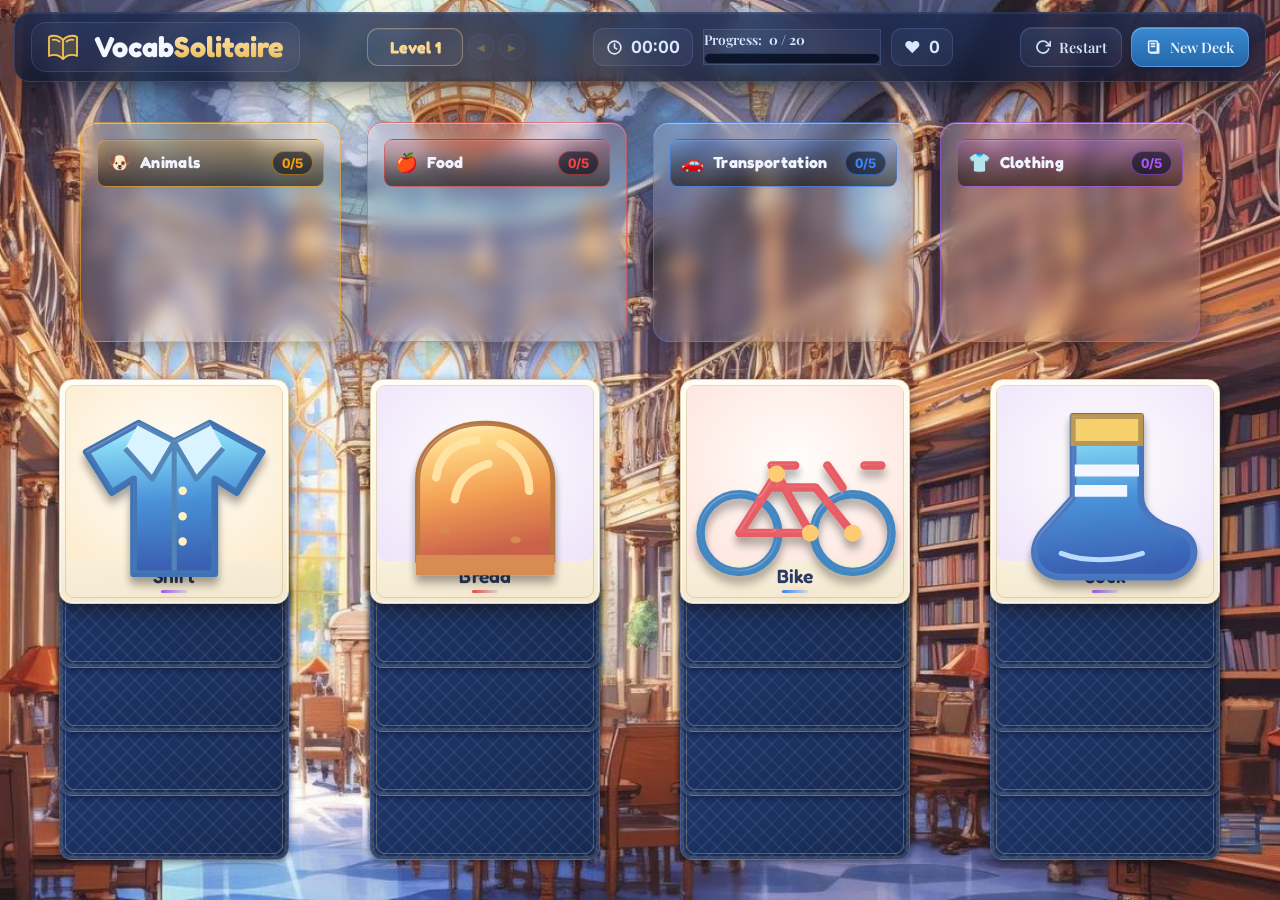
<file: index.html>
<!DOCTYPE html>
<html lang="en">
<head>
<meta charset="UTF-8" />
<meta name="viewport" content="width=device-width, initial-scale=1.0, viewport-fit=cover" />
<title>VocabSolitaire — Vocabulary Sorting Card Game</title>
<meta name="description" content="A solitaire-inspired vocabulary game: drag word cards onto the category foundation piles they belong to." />
<link rel="icon" href="data:image/svg+xml,%3Csvg xmlns='http://www.w3.org/2000/svg' viewBox='0 0 24 24'%3E%3Crect x='4' y='2' width='16' height='20' rx='3' fill='%23fcfdf9' stroke='%2334d399' stroke-width='1.6'/%3E%3Ctext x='12' y='16' font-size='10' text-anchor='middle' fill='%2310b981' font-family='sans-serif' font-weight='bold'%3EA%3C/text%3E%3C/svg%3E" />
<link rel="preconnect" href="https://fonts.googleapis.com" />
<link rel="preconnect" href="https://fonts.gstatic.com" crossorigin />
<link href="https://fonts.googleapis.com/css2?family=Fredoka:wght@400;500;600;700&family=Inter:wght@400;600;700;800&family=Nunito:wght@700;800;900&family=Playfair+Display:wght@600;700;800&display=swap" rel="stylesheet" />

<style>
/* ======================================================================
   1. DESIGN TOKENS
   ====================================================================== */
:root {
  --felt-deep: #0c2b1b;
  --felt-dark: #123f26;
  --felt-mid: #1b5e37;
  --felt-rich: #237646;
  --felt-glow: #35a35f;

  --gold: #f5c451;
  --gold-soft: rgba(245, 196, 81, 0.16);
  --gold-line: rgba(245, 196, 81, 0.5);
  --cream: #fdf6e3;

  --mint: #9fe8bd;
  --mint-soft: rgba(110, 231, 183, 0.16);
  --emerald: #34d399;
  --emerald-strong: #10b981;
  --amber: #fbbf24;
  --amber-soft: rgba(251, 191, 36, 0.16);
  --danger: #ff9d9d;
  --danger-strong: #ef4444;
  --danger-soft: rgba(248, 113, 113, 0.16);

  --card-face: #fffdf6;
  --ink: #2e2c26;
  --ink-soft: #6f6a5c;
  --panel: rgba(7, 30, 18, 0.78);
  --line: rgba(159, 232, 189, 0.24);
  --line-strong: rgba(245, 196, 81, 0.55);

  --text-hi: #f2fbf4;
  --text-mid: #c6e6d1;
  --text-low: #8fb99e;

  --r-lg: 18px;
  --r-md: 12px;
  --r-sm: 8px;
  --r-pill: 999px;

  --shadow-card: 0 2px 5px rgba(6, 22, 12, 0.28), 0 7px 16px rgba(5, 18, 10, 0.24);
  --shadow-lift: 0 18px 38px rgba(3, 14, 8, 0.55);
  --shadow-panel: 0 10px 34px rgba(2, 12, 7, 0.5), inset 0 1px 0 rgba(255, 255, 255, 0.06);

  --ease-spring: cubic-bezier(0.34, 1.56, 0.64, 1);
  --ease-out: cubic-bezier(0.22, 0.61, 0.36, 1);

  --font-main: "Inter", "Segoe UI", system-ui, -apple-system, sans-serif;
  --font-cards: "Playfair Display", Georgia, "Times New Roman", serif;
  --font-serif: "Playfair Display", Georgia, "Times New Roman", serif;

  /* ivory & gold card language (reference screenshot) */
  --ivory: #f7f2e4;
  --ivory-2: #efe7d2;
  --ivory-3: #e6dabd;
  --gold-line: #c9b487;
  --gold-deep: #b09a5e;
  --gold-bright: #e4c36a;
  --ink-dark: #2e2a22;

  /* solitaire column geometry */
  --card-w: 218px;
  --card-h: calc(var(--card-w) * 0.95);
  --card-step: 46px;   /* exposed top strip of each hidden card */
  --chip-step: 13px;   /* downward fan of sorted cards on a category card */
}

/* ======================================================================
   2. BASE / LAYOUT
   ====================================================================== */
* { margin: 0; padding: 0; box-sizing: border-box; }

body {
  font-family: var(--font-main);
  color: var(--text-hi);
  min-height: 100vh;
  min-height: 100dvh; /* mobile browsers with dynamic toolbars */
  max-width: 100%;
  overflow-x: hidden; /* never scroll sideways on any screen */
  display: flex;
  flex-direction: column;
  -webkit-font-smoothing: antialiased;
  -webkit-tap-highlight-color: transparent;
  background:
    radial-gradient(900px 540px at 50% -140px, rgba(140, 235, 175, 0.32), transparent 62%),
    radial-gradient(1300px 860px at 50% 115%, rgba(8, 54, 30, 0.6), transparent 72%),
    linear-gradient(175deg, #2f9e58 0%, #218347 46%, #156036 100%);
  background-attachment: fixed;
}

body.is-dragging { cursor: grabbing; user-select: none; -webkit-user-select: none; }
body.is-dragging .word-card { pointer-events: none; }
body.modal-open { overflow: hidden; }

.topbar {
  display: flex;
  align-items: center;
  justify-content: space-between;
  flex-wrap: wrap;
  gap: 8px 14px;
  padding: 9px 18px;
  background: linear-gradient(180deg, rgba(9, 40, 24, 0.96), rgba(6, 26, 15, 0.82));
  backdrop-filter: blur(10px);
  -webkit-backdrop-filter: blur(10px);
  border-bottom: 1px solid var(--gold-line);
  box-shadow: 0 8px 22px rgba(2, 14, 8, 0.45);
  position: sticky;
  top: 0;
  z-index: 40;
}

.topbar-actions { display: flex; align-items: center; gap: 8px; }

main {
  flex: 1;
  width: min(100%, 1200px);
  margin: 0 auto;
  padding: 16px 18px 26px;
}

.section-label {
  display: flex;
  align-items: center;
  gap: 10px;
  font-size: 1.02rem;
  font-weight: 700;
  margin-bottom: 10px;
  color: var(--cream);
  text-shadow: 0 2px 8px rgba(2, 14, 8, 0.5);
}

.section-label small { font-weight: 500; font-size: 0.85rem; color: var(--text-low); }

/* compact cluster of card piles, like the reference table */
.foundations-row {
  display: grid;
  grid-template-columns: repeat(4, 1fr);
  gap: 14px 18px;
  width: min(100%, 900px);
  margin: 0 auto;
}

.deck-divider {
  display: flex;
  align-items: center;
  gap: 12px;
  margin: 22px 0 12px;
}

.deck-divider::before,
.deck-divider::after {
  content: "";
  flex: 1;
  height: 1px;
  background: linear-gradient(90deg, transparent, rgba(245, 196, 81, 0.35), transparent);
}

/* solitaire fan: small cards in centered rows, each overlapping the previous */
.deck-area {
  --card-w: 106px;
  --card-overlap: 30px;
  display: flex;
  flex-wrap: wrap;
  justify-content: center;
  align-items: stretch;
  row-gap: 16px;
  padding: 8px 0 6px var(--card-overlap);
  min-height: 150px;
}

.deck-empty {
  flex-basis: 100%;
  text-align: center;
  padding: 40px 12px;
  color: var(--text-mid);
  font-size: 1rem;
}

.app-footer {
  display: flex;
  justify-content: center;
  padding: 16px 20px 24px;
  background: linear-gradient(0deg, rgba(6, 26, 15, 0.9), rgba(6, 26, 15, 0.55));
  border-top: 1px solid rgba(245, 196, 81, 0.18);
}

.footer-note { font-size: 0.95rem; color: var(--text-mid); text-align: center; }

/* floating layers */
#confetti-layer {
  position: fixed;
  inset: 0;
  pointer-events: none;
  overflow: hidden;
  z-index: 900;
}

.toast {
  position: fixed;
  left: 50%;
  bottom: 30px;
  transform: translateX(-50%) translateY(20px);
  opacity: 0;
  z-index: 1200;
  pointer-events: none;
  transition: opacity 220ms var(--ease-out), transform 220ms var(--ease-out);
}

.toast.is-visible { opacity: 1; transform: translateX(-50%) translateY(0); }

.modal-overlay {
  position: fixed;
  inset: 0;
  z-index: 1000;
  display: none;
  align-items: center;
  justify-content: center;
  padding: 22px;
  background: rgba(3, 10, 22, 0.76);
  backdrop-filter: blur(6px);
  -webkit-backdrop-filter: blur(6px);
}

.modal-overlay.is-open { display: flex; animation: overlay-in 200ms ease both; }

@keyframes overlay-in { from { opacity: 0; } to { opacity: 1; } }

.modal-card {
  width: min(520px, 100%);
  max-height: min(84vh, 720px);
  overflow-y: auto;
  background: linear-gradient(170deg, #16452a, #0a2c19);
  border: 1px solid var(--gold-line);
  border-radius: var(--r-lg);
  box-shadow: var(--shadow-panel), 0 0 60px rgba(53, 163, 95, 0.2);
  padding: 28px;
}

.modal-overlay.is-open .modal-card { animation: modal-in 320ms var(--ease-spring) both; }

/* drag ghost — doubled class so it wins over .word-card's own rules */
.word-card.drag-ghost {
  position: fixed;
  z-index: 999;
  margin: 0;
  pointer-events: none;
  cursor: grabbing;
  transition: none;
  opacity: 0;
  overflow: hidden;
  box-shadow: var(--shadow-lift);
  will-change: left, top, transform;
}

.word-card.drag-ghost.is-active { opacity: 1; }

/* ======================================================================
   3. COMPONENTS
   ====================================================================== */

/* --- brand --- */
.brand { display: flex; align-items: center; gap: 12px; }

.brand-icon {
  display: grid;
  place-items: center;
  width: 50px;
  height: 50px;
  border-radius: var(--r-md);
  color: var(--gold);
  background: linear-gradient(160deg, rgba(245, 196, 81, 0.22), rgba(245, 196, 81, 0.06));
  border: 1px solid var(--gold-line);
  box-shadow: inset 0 1px 0 rgba(255, 255, 255, 0.14), 0 6px 14px rgba(2, 14, 8, 0.4);
}

.brand-text h1 { font-size: 1.5rem; font-weight: 800; line-height: 1.15; }
.brand-text h1 span { color: var(--gold); }
.brand-text p { font-size: 0.85rem; color: var(--text-low); letter-spacing: 0.04em; }

/* --- level indicator --- */
.level-group {
  display: flex;
  align-items: center;
  gap: 8px;
}

.level-badge {
  display: inline-flex;
  align-items: baseline;
  padding: 10px 22px;
  border-radius: var(--r-pill);
  font-size: 1.15rem;
  font-weight: 800;
  letter-spacing: 0.08em;
  color: #241503;
  background: linear-gradient(180deg, #ffe08a, #f2a71b);
  border: 1px solid rgba(255, 224, 138, 0.6);
  box-shadow: 0 4px 14px rgba(245, 158, 11, 0.4), inset 0 1px 0 rgba(255, 255, 255, 0.45);
  text-shadow: 0 1px 0 rgba(255, 255, 255, 0.35);
  white-space: nowrap;
  min-width: 150px;
  justify-content: center;
}

.level-badge .level-total {
  font-size: 0.78em;
  opacity: 0.72;
  margin-left: 1px;
}

.lvl-btn {
  display: grid;
  place-items: center;
  width: 34px;
  height: 34px;
  border-radius: 50%;
  border: 1.5px solid var(--line-strong);
  background: rgba(6, 26, 15, 0.85);
  color: var(--gold);
  font-size: 0.75rem;
  cursor: pointer;
  -webkit-tap-highlight-color: transparent;
  transition: color 160ms, border-color 160ms, opacity 160ms, transform 160ms var(--ease-out);
}

.lvl-btn:hover:not(:disabled) {
  color: var(--text-hi);
  border-color: var(--gold);
  transform: scale(1.08);
}

.lvl-btn:disabled {
  opacity: 0.28;
  cursor: default;
}

/* --- stats pill --- */
.stats-pill {
  display: flex;
  align-items: center;
  gap: 4px;
  padding: 6px 8px;
  border-radius: var(--r-pill);
  background: rgba(6, 26, 15, 0.85);
  border: 1px solid rgba(245, 196, 81, 0.22);
}

.stat {
  display: inline-flex;
  align-items: center;
  gap: 8px;
  padding: 8px 15px;
  border-radius: var(--r-pill);
  font-size: 1.05rem;
  font-weight: 700;
  font-variant-numeric: tabular-nums;
}

.stat svg { flex: none; width: 17px; height: 17px; }

.stat-time   { color: var(--amber);   background: var(--amber-soft);  min-width: 112px; justify-content: center; }
.stat-score  { color: var(--emerald); background: var(--mint-soft); }
.stat-errors { color: var(--danger);  background: var(--danger-soft); min-width: 72px; justify-content: center; }

/* --- buttons --- */
.btn {
  display: inline-flex;
  align-items: center;
  justify-content: center;
  gap: 8px;
  border: none;
  cursor: pointer;
  font-family: inherit;
  font-size: 1rem;
  font-weight: 700;
  padding: 12px 20px;
  border-radius: var(--r-pill);
  color: #06231a;
  background: linear-gradient(180deg, #4be3ab, #17b077);
  box-shadow: 0 4px 12px rgba(16, 185, 129, 0.35), inset 0 1px 0 rgba(255, 255, 255, 0.35);
  transition: transform var(--ease-out) 160ms, filter 160ms;
}

.btn:hover { transform: translateY(-2px); filter: brightness(1.06); }
.btn:active { transform: translateY(0) scale(0.97); }

.btn-ghost {
  color: var(--text-mid);
  background: rgba(5, 22, 14, 0.8);
  border: 1px solid var(--line);
  box-shadow: none;
}

.btn-ghost:hover { color: var(--text-hi); border-color: var(--line-strong); }

.btn-amber {
  color: #2d1c02;
  background: linear-gradient(180deg, #ffd968, #eeab23);
  box-shadow: 0 4px 12px rgba(245, 158, 11, 0.35), inset 0 1px 0 rgba(255, 255, 255, 0.4);
}

.btn-icon { padding: 10px; width: 46px; height: 46px; }

/* --- foundation pile: compact card-backed slot + small label pill --- */
.foundation {
  position: relative;
  display: flex;
  flex-direction: column;
  align-items: center;
  gap: 8px;
  min-width: 0; /* let grid tracks shrink below content min-width */
  padding: 4px;
  border: 2px solid transparent;
  border-radius: var(--r-md);
  cursor: pointer;
  transition: border-color 160ms, background 160ms, box-shadow 320ms;
}

/* small label pill under the pile (icon + name + counter) */
.foundation-head {
  display: flex;
  align-items: center;
  gap: 6px;
  min-width: 0;
  max-width: 100%;
  padding: 4px 9px;
  border-radius: var(--r-pill);
  background:
    linear-gradient(180deg, var(--accent-soft, rgba(255, 255, 255, 0.08)), rgba(6, 26, 15, 0.72)),
    rgba(6, 26, 15, 0.84);
  border: 1px solid var(--accent-line, rgba(255, 255, 255, 0.25));
  box-shadow: 0 3px 9px rgba(2, 14, 8, 0.35);
}

.foundation-icon {
  display: grid;
  place-items: center;
  font-size: 0.95rem;
  line-height: 1;
  flex: none;
}

.foundation-name {
  font-family: var(--font-cards);
  font-size: 0.82rem;
  font-weight: 800;
  line-height: 1.15;
  color: var(--text-hi);
  white-space: nowrap;
  overflow: hidden;
  text-overflow: ellipsis;
  min-width: 0;
}

.foundation-count {
  font-size: 0.76rem;
  font-weight: 800;
  font-variant-numeric: tabular-nums;
  color: var(--cream);
  background: rgba(3, 16, 9, 0.55);
  border: 1px solid var(--accent-line, rgba(255, 255, 255, 0.3));
  border-radius: var(--r-pill);
  padding: 1px 8px;
  flex: none;
}

/* card-sized felt slot holding a face-down card */
.pile-slot {
  container-type: inline-size;
  position: relative;
  width: min(100%, 158px);
  aspect-ratio: 5 / 7;
  border-radius: 12px;
  transition: transform 160ms var(--ease-out), box-shadow 160ms;
}

/* blue diamond-pattern card back shown while the pile is empty (and beneath placed cards) */
.pile-base {
  position: absolute;
  inset: 0;
  border-radius: 12px;
  background:
    radial-gradient(120% 90% at 50% 6%, rgba(255, 255, 255, 0.15), transparent 55%),
    repeating-linear-gradient(45deg, rgba(255, 255, 255, 0.15) 0 2px, transparent 2px 9px),
    repeating-linear-gradient(-45deg, rgba(255, 255, 255, 0.15) 0 2px, transparent 2px 9px),
    linear-gradient(165deg, #4a86c8 0%, #33619e 55%, #274d80 100%);
  border: 2px solid #f2ecd9;
  box-shadow:
    inset 0 0 0 3px rgba(27, 58, 96, 0.6),
    inset 0 0 18px rgba(10, 26, 48, 0.35),
    var(--shadow-card);
}

.pile-base .emblem {
  position: absolute;
  left: 50%;
  top: 34%;
  transform: translate(-50%, -50%);
  width: 46%;
  aspect-ratio: 1;
  border-radius: 50%;
  display: grid;
  place-items: center;
  background: linear-gradient(180deg, #fdf7e6, #efe0b8);
  color: #33619e;
  font-size: clamp(14px, 30cqw, 34px);
  box-shadow: 0 2px 6px rgba(10, 26, 48, 0.45);
}

.pile-stack {
  display: flex;
  flex-direction: column;
  gap: 8px;
  width: 100%;
}

.pile-hint {
  position: static;
  padding: 4px 11px;
  border-radius: var(--r-pill);
  background: rgba(6, 24, 14, 0.78);
  border: 1px dashed rgba(255, 226, 150, 0.75);
  color: #ffe9ad;
  font-size: 0.68rem;
  font-weight: 800;
  letter-spacing: 0.06em;
  white-space: nowrap;
  box-shadow: 0 2px 6px rgba(3, 14, 8, 0.4);
}

/* sorted cards rest here as small face-up playing cards, fanned upward */
.pile-chip {
  position: static;
  width: 100%;
  min-height: 36px;
  margin: 0;
  transform: none;
  z-index: auto;
  display: flex;
  align-items: center;
  justify-content: flex-start;
  gap: 5px;
  padding: 5px 7px;
  border-radius: 8px;
  background: linear-gradient(180deg, #ffffff, #fbf6ea);
  color: var(--ink);
  border: 1px solid rgba(94, 70, 28, 0.28);
  box-shadow: 0 2px 5px rgba(4, 16, 9, 0.35), 0 1px 1px rgba(4, 16, 9, 0.22);
  font-family: var(--font-cards);
  font-size: 0.8rem;
  font-weight: 800;
  white-space: normal;
  overflow: visible;
  overflow-wrap: anywhere;
}

.pile-chip .chip-art { flex: none; font-size: 0.85rem; line-height: 1; }
.pile-chip .chip-word { min-width: 0; overflow-wrap: anywhere; }

.foundation.drop-hover .pile-slot {
  transform: translateY(-3px) scale(1.03);
  box-shadow: 0 0 0 3px var(--accent, #ffd968), 0 0 26px 2px var(--accent-soft, rgba(255, 217, 104, 0.5));
}

.foundation.drop-hover .pile-base { filter: brightness(1.16) saturate(1.08); }

.foundation.is-complete .pile-slot {
  box-shadow: 0 0 0 2.5px var(--gold), 0 0 26px rgba(245, 196, 81, 0.28);
}

.foundation.is-complete .foundation-count {
  color: #3a2b05;
  background: var(--gold);
  border-color: transparent;
}

.foundation.glow-correct { animation: glow-correct 720ms var(--ease-out); }
.foundation.glow-wrong   { animation: glow-wrong 640ms var(--ease-out); }

/* --- word card: small physical playing card in an overlapping fan --- */
.word-card {
  container-type: inline-size;
  position: relative;
  display: flex;
  flex-direction: column;
  width: var(--card-w);
  flex: none;
  border-radius: 10px;
  background: linear-gradient(180deg, #ffffff 0%, var(--card-face) 100%);
  border: 1px solid rgba(94, 70, 28, 0.32);
  box-shadow: var(--shadow-card), inset 0 0 0 1px rgba(255, 255, 255, 0.85);
  cursor: grab;
  touch-action: none;
  user-select: none;
  -webkit-user-select: none;
  margin-left: calc(-1 * var(--card-overlap));
  transform: rotate(var(--rot, 0deg));
  transition: transform 160ms var(--ease-out), box-shadow 160ms, z-index 0s;
}

/* fine inner frame, like a printed playing card */
.word-card::after {
  content: "";
  position: absolute;
  inset: 3px;
  border-radius: 7px;
  border: 1px solid rgba(94, 70, 28, 0.14);
  pointer-events: none;
}

.word-card:hover {
  transform: rotate(0deg) translateY(-6px);
  box-shadow: var(--shadow-lift), inset 0 0 0 1px rgba(255, 255, 255, 0.85);
  z-index: 5;
}

.word-card:active { cursor: grabbing; }

.card-art {
  display: grid;
  place-items: center;
  margin: 7px 7px 0;
  aspect-ratio: 1.05 / 1;
  border-radius: 7px;
  background:
    radial-gradient(90% 90% at 50% 18%, rgba(255, 255, 255, 0.55), transparent 70%),
    var(--tint, #f4ecdb);
  box-shadow: inset 0 0 0 1px rgba(94, 70, 28, 0.12);
}

.card-emoji {
  font-size: 40cqw;
  line-height: 1;
  filter: drop-shadow(0 2px 3px rgba(40, 24, 4, 0.18));
}

/* word text scales with the card and shrinks for long words */
.card-word {
  font-family: var(--font-cards);
  font-size: clamp(7.5px, 12cqw, 13px);
  font-weight: 800;
  color: var(--ink);
  letter-spacing: 0.005em;
  text-align: center;
  line-height: 1.12;
  padding: 4px 4px 7px;
  margin-top: auto;
  hyphens: auto;
  overflow-wrap: anywhere;
}

.word-card[data-len="m"] .card-word { font-size: clamp(7px, 10.6cqw, 11.5px); }
.word-card[data-len="l"] .card-word { font-size: clamp(6.5px, 9.4cqw, 10.5px); }
.word-card[data-len="xl"] .card-word { font-size: clamp(6px, 8.2cqw, 9.5px); }

.word-card.is-lifting:not(.drag-ghost) { opacity: 1; border-style: solid; }

.word-card.is-selected {
  outline: 3px solid var(--gold);
  outline-offset: 2px;
  transform: rotate(0deg) translateY(-6px);
  z-index: 6;
  animation: selected-pulse 1.2s ease-in-out infinite;
}

.word-card:focus-visible,
.foundation:focus-visible {
  outline: 3px solid var(--gold);
  outline-offset: 2px;
}

/* --- divider pieces --- */
.divider-title {
  font-size: 1.15rem;
  font-weight: 700;
  color: var(--cream);
  letter-spacing: 0.05em;
  font-family: var(--font-cards);
}

/* tiny stack of face-down cards marking the deck area */
.mini-stack { position: relative; width: 34px; height: 46px; flex: none; }

.mini-back {
  position: absolute;
  inset: 0;
  border-radius: 5px;
  background:
    repeating-linear-gradient(45deg, rgba(255, 255, 255, 0.17) 0 2px, transparent 2px 6px),
    repeating-linear-gradient(-45deg, rgba(255, 255, 255, 0.17) 0 2px, transparent 2px 6px),
    linear-gradient(165deg, #4a86c8, #33619e);
  border: 1.5px solid #f2ecd9;
  box-shadow: 0 2px 5px rgba(3, 14, 8, 0.4);
}

.mini-back:nth-child(1) { transform: translate(-6px, 5px) rotate(-8deg); opacity: 0.75; }
.mini-back:nth-child(2) { transform: translate(4px, 4px) rotate(6deg); opacity: 0.88; }

.left-badge {
  font-size: 1rem;
  font-weight: 800;
  font-variant-numeric: tabular-nums;
  color: var(--gold);
  background: var(--gold-soft);
  border: 1px solid var(--gold-line);
  padding: 5px 14px;
  border-radius: var(--r-pill);
}

/* --- deck selector modal --- */
.modal-head {
  display: flex;
  align-items: flex-start;
  justify-content: space-between;
  gap: 12px;
  margin-bottom: 18px;
}

.modal-title { font-size: 1.45rem; font-weight: 800; }
.modal-sub { margin-top: 4px; font-size: 0.95rem; color: var(--text-low); }

.modal-close {
  display: grid;
  place-items: center;
  width: 36px;
  height: 36px;
  border-radius: 50%;
  border: 1px solid rgba(245, 196, 81, 0.35);
  background: rgba(6, 26, 15, 0.9);
  color: var(--text-mid);
  cursor: pointer;
  flex: none;
  transition: color 160ms, border-color 160ms;
}

.modal-close:hover { color: var(--text-hi); border-color: var(--gold); }

.deck-option {
  display: flex;
  align-items: center;
  gap: 14px;
  width: 100%;
  text-align: left;
  margin-top: 12px;
  padding: 15px 16px;
  border-radius: var(--r-md);
  border: 1.5px solid rgba(245, 196, 81, 0.26);
  background: rgba(6, 26, 15, 0.66);
  cursor: pointer;
  color: var(--text-hi);
  font-family: inherit;
  transition: border-color 160ms, background 160ms, transform 160ms var(--ease-out);
}

.deck-option:hover {
  border-color: rgba(245, 196, 81, 0.6);
  background: rgba(23, 74, 46, 0.72);
  transform: translateY(-2px);
}

.deck-option.is-current {
  border-color: var(--gold);
  background: rgba(28, 84, 52, 0.66);
}

.deck-emoji {
  display: grid;
  place-items: center;
  width: 46px;
  height: 46px;
  font-size: 1.45rem;
  border-radius: var(--r-md);
  background: rgba(245, 196, 81, 0.12);
  border: 1px solid rgba(245, 196, 81, 0.3);
  flex: none;
}

.deck-info { flex: 1; min-width: 0; }

.deck-name { font-size: 1.12rem; font-weight: 800; display: block; }

.deck-name .current-tag {
  margin-left: 8px;
  font-size: 0.68rem;
  font-weight: 800;
  letter-spacing: 0.06em;
  color: #06231a;
  background: var(--emerald);
  border-radius: var(--r-pill);
  padding: 2px 9px;
  vertical-align: 2px;
}

.deck-tagline { margin-top: 3px; font-size: 0.88rem; color: var(--text-low); display: block; }

.deck-cats { margin-top: 7px; display: flex; flex-wrap: wrap; gap: 6px; }

.deck-cats span {
  font-size: 0.72rem;
  font-weight: 600;
  color: var(--text-mid);
  border: 1px solid rgba(245, 196, 81, 0.26);
  border-radius: var(--r-pill);
  padding: 2px 9px;
  background: rgba(6, 26, 15, 0.78);
}

.deck-go { flex: none; font-size: 0.95rem; color: var(--gold); }

.deck-level {
  display: inline-flex;
  align-items: center;
  gap: 5px;
  margin-left: 10px;
  font-size: 0.74rem;
  font-weight: 800;
  font-variant-numeric: tabular-nums;
  letter-spacing: 0.03em;
  color: var(--amber);
  background: var(--amber-soft);
  border: 1px solid rgba(251, 191, 36, 0.4);
  border-radius: var(--r-pill);
  padding: 3px 10px;
  vertical-align: 2px;
  white-space: nowrap;
}

.deck-level.is-done {
  color: var(--emerald);
  background: var(--mint-soft);
  border-color: rgba(52, 211, 153, 0.4);
}

/* --- victory modal --- */
.win-modal { text-align: center; }

.win-trophy {
  font-size: 3.4rem;
  line-height: 1;
  margin: 6px 0 10px;
  display: inline-block;
  animation: trophy-bounce 1s var(--ease-spring) both;
}

.win-title { font-size: 1.9rem; font-weight: 800; }
.win-title span { color: var(--gold); }
.win-sub { margin-top: 6px; color: var(--text-low); font-size: 1rem; }

.win-stats {
  display: grid;
  grid-template-columns: repeat(3, 1fr);
  gap: 10px;
  margin: 22px 0;
}

.win-stat {
  padding: 16px 8px;
  border-radius: var(--r-md);
  background: rgba(5, 22, 13, 0.72);
  border: 1px solid var(--line);
}

.win-stat b { display: block; font-size: 1.6rem; font-weight: 800; font-variant-numeric: tabular-nums; }
.win-stat span { font-size: 0.8rem; letter-spacing: 0.08em; text-transform: uppercase; color: var(--text-low); }

.win-stat.is-time b   { color: var(--amber); }
.win-stat.is-errors b { color: var(--danger); }
.win-stat.is-acc b    { color: var(--emerald); }

.win-actions { display: flex; justify-content: center; gap: 12px; flex-wrap: wrap; }

.win-next {
  margin-top: 16px;
  font-size: 0.92rem;
  color: var(--text-mid);
}

.win-next b { color: var(--gold); }

.win-progress {
  height: 7px;
  margin: 14px auto 2px;
  width: 78%;
  border-radius: var(--r-pill);
  background: rgba(5, 22, 13, 0.85);
  border: 1px solid var(--line);
  overflow: hidden;
}

.win-progress-fill {
  height: 100%;
  width: 0;
  border-radius: var(--r-pill);
  background: linear-gradient(90deg, var(--gold), #ffdf8e);
}

.win-progress-fill.is-running { animation: progress-fill 3400ms linear forwards; }

.win-progress.is-hidden { display: none; }

/* --- toast --- */
.toast {
  padding: 12px 22px;
  border-radius: var(--r-pill);
  background: rgba(7, 30, 18, 0.95);
  border: 1px solid var(--gold-line);
  color: var(--text-hi);
  font-size: 1rem;
  font-weight: 600;
  box-shadow: var(--shadow-lift);
}

/* ======================================================================
   4. KEYFRAMES
   ====================================================================== */
@keyframes glow-correct {
  0%   { box-shadow: 0 0 0 0 rgba(245,196,81,0); border-color: transparent; }
  35%  { box-shadow: 0 0 0 6px rgba(245,196,81,.45), 0 0 46px 8px rgba(245,196,81,.35); border-color: var(--gold); transform: translateY(-3px); }
  100% { box-shadow: 0 0 0 0 rgba(245,196,81,0); border-color: transparent; transform: translateY(0); }
}

@keyframes glow-wrong {
  0%, 100% { box-shadow: 0 0 0 0 rgba(239,68,68,0); border-color: transparent; transform: translateX(0); }
  20%  { box-shadow: 0 0 0 5px rgba(239,68,68,.5), 0 0 36px 6px rgba(239,68,68,.4); border-color: var(--danger-strong); transform: translateX(-5px); }
  40%  { transform: translateX(5px); }
  60%  { box-shadow: 0 0 0 3px rgba(239,68,68,.28); border-color: var(--danger); transform: translateX(-3px); }
  80%  { transform: translateX(2px); }
}

@keyframes pile-chip-enter {
  from { opacity: 0; }
  to   { opacity: 1; }
}

.pile-chip.pop-in { animation: pile-chip-enter 240ms var(--ease-out) both; }

@keyframes stat-pop {
  0%   { transform: scale(1); }
  45%  { transform: scale(1.22); }
  100% { transform: scale(1); }
}

.stat.stat-pop { animation: stat-pop 340ms var(--ease-spring); }

@keyframes selected-pulse {
  0%, 100% { box-shadow: 0 0 0 0 rgba(245,196,81,.45), var(--shadow-card); }
  50%      { box-shadow: 0 0 0 7px rgba(245,196,81,.16), var(--shadow-card); }
}

@keyframes trophy-bounce {
  0%   { transform: scale(0) rotate(-16deg); }
  60%  { transform: scale(1.25) rotate(6deg); }
  100% { transform: scale(1) rotate(0deg); }
}

@keyframes modal-in {
  from { opacity: 0; transform: translateY(26px) scale(0.94); }
  to   { opacity: 1; transform: translateY(0) scale(1); }
}

@keyframes progress-fill {
  from { width: 0; }
  to   { width: 100%; }
}

@keyframes confetti-fall {
  0%   { transform: translateY(-4vh) rotate(0deg); opacity: 1; }
  100% { transform: translateY(104vh) rotate(720deg); opacity: 0.7; }
}

/* ======================================================================
   5. RESPONSIVE + MOTION PREFERENCES
   ====================================================================== */
/* ======================================================================
   RESPONSIVE — tablet → phone → small phone → short landscape
   ====================================================================== */

/* ---------- tablet ---------- */
@media (max-width: 940px) {
  .foundations-row { grid-template-columns: repeat(2, 1fr); width: min(100%, 380px); }
  .topbar { justify-content: center; }
  .section-label { font-size: 0.98rem; }
  .deck-area { --card-w: 96px; --card-overlap: 28px; }
}

/* ---------- phones & small tablets ---------- */
@media (max-width: 768px) {
  main { width: min(100%, 98vw); padding: 12px 12px 22px; }
  .topbar { padding: 8px 12px; gap: 6px 10px; }

  /* mobile HUD: level + stats on one row, controls centered below */
  .brand { display: none; }
  .level-group { order: 1; width: auto; }
  .stats-pill { order: 2; margin-left: auto; width: auto; gap: 2px; padding: 4px 6px; }
  .topbar-actions { order: 3; width: 100%; justify-content: center; margin-top: 2px; }

  .lvl-btn { width: 26px; height: 26px; font-size: 0.68rem; }
  .level-badge { font-size: 0.7rem; padding: 4px 7px; min-width: 84px; letter-spacing: 0.04em; }

  .stat { font-size: 0.72rem; padding: 3px 6px; gap: 4px; }
  .stat-time { min-width: 64px; }
  .stat-errors { min-width: 42px; }
  .stat svg { width: 12px; height: 12px; }
  .btn { font-size: 0.74rem; padding: 6px 10px; }
  .btn-icon { width: 30px; height: 30px; padding: 6px; }

  .section-label { font-size: 0.92rem; }
  .section-label small { display: none; }

  .foundation-name { font-size: 0.76rem; }
  .foundation-count { font-size: 0.7rem; padding: 1px 7px; }
  .pile-slot { width: min(100%, 140px); }
  .pile-chip { font-size: 0.72rem; gap: 4px; padding: 4px 6px; }
  .pile-chip .chip-art { font-size: 0.78rem; }

  .divider-title { font-size: 0.92rem; }
  .left-badge { font-size: 0.84rem; }
  .mini-stack { width: 28px; height: 38px; }

  .deck-area { --card-w: 82px; --card-overlap: 25px; row-gap: 14px; }

  .footer-note { font-size: 0.8rem; padding: 0 12px; }
}

/* ---------- small phones ---------- */
@media (max-width: 480px) {
  .foundations-row { gap: 10px 8px; }
  .pile-slot { width: min(100%, 126px); }
  .pile-chip { font-size: 0.68rem; }

  .deck-area { --card-w: 78px; --card-overlap: 24px; row-gap: 12px; }

  .win-trophy { font-size: 2.6rem; }
  .win-title { font-size: 1.5rem; }
  .win-stat b { font-size: 1.2rem; }
  .modal-card { padding: 20px 14px; }
  .toast { font-size: 0.9rem; bottom: 16px; }
}

/* ---------- short landscape screens ---------- */
@media (max-height: 520px) and (orientation: landscape) {
  .topbar { padding: 6px 12px; }
  .pile-slot { aspect-ratio: 1 / 0.95; }
  .pile-hint { font-size: 0.58rem; padding: 3px 8px; }
  .section-label { margin-bottom: 6px; }
  .deck-divider { margin: 12px 0 8px; }
  .deck-area { row-gap: 10px; }
}

/* ---------- touch devices: no sticky hover states ---------- */
@media (hover: none) {
  .word-card:hover { transform: rotate(var(--rot, 0deg)); }
  .btn:hover { transform: none; filter: none; }
  .deck-option:hover { transform: none; }
}

@media (prefers-reduced-motion: reduce) {
  .word-card.is-selected { animation: none; }
}

/* Reference table layout */
html {
  min-height: 100%;
  background: linear-gradient(180deg, #2876bd, #1c5c9f 62%, #164b82);
}

body {
  background:
    radial-gradient(ellipse at 50% 30%, #438dd0, transparent 66%),
    linear-gradient(180deg, #2876bd, #1c5c9f 62%, #164b82);
}

.topbar {
  flex-wrap: nowrap;
  gap: 12px;
  padding: 8px clamp(14px, 4vw, 54px);
  background: linear-gradient(180deg, rgba(20, 67, 115, 0.98), rgba(12, 45, 82, 0.96));
  border-bottom-color: rgba(219, 190, 119, 0.45);
}

.brand {
  min-width: max-content;
  gap: 10px;
  padding: 3px 16px 3px 10px;
  border: 1px solid rgba(218, 190, 121, 0.17);
  border-radius: 15px;
  background: rgba(8, 39, 74, 0.72);
}

.brand-icon {
  width: 42px;
  height: 42px;
  border: 0;
  border-radius: 0;
  background: transparent;
  box-shadow: none;
}

.brand-text h1 {
  color: #f7e8c4;
  font: 700 clamp(1.15rem, 2.4vw, 1.8rem)/1 var(--font-serif);
  white-space: nowrap;
}

.brand-text h1 span { color: inherit; }
.brand-text p { display: none; }
.level-group { gap: 5px; }

.level-badge {
  min-width: 96px;
  padding: 8px 13px;
  border-radius: 11px;
  color: #f4d48c;
  background: rgba(4, 35, 22, 0.92);
  border: 1px solid rgba(201, 180, 135, 0.58);
  box-shadow: inset 0 1px rgba(255,255,255,.08);
  font: 700 1rem var(--font-serif);
  letter-spacing: 0;
}

.level-total { display: none; }
.lvl-btn { width: 26px; height: 26px; font-size: 0.62rem; }

.stats-pill {
  gap: 10px;
  padding: 0;
  border: 0;
  border-radius: 0;
  background: transparent;
}

.stat-time,
.stat-errors {
  min-width: 0;
  padding: 8px 12px;
  border: 1px solid rgba(201, 180, 135, 0.52);
  border-radius: 11px;
  color: #f6e8cc;
  background: rgba(8, 38, 70, 0.94);
}

.progress-stat {
  display: grid;
  gap: 5px;
  min-width: 178px;
  color: #f1e4c8;
  font: 600 0.85rem var(--font-serif);
  white-space: nowrap;
}

.progress-label b { margin-left: 4px; font-weight: 700; }
.progress-track {
  display: block;
  height: 11px;
  overflow: hidden;
  border: 1px solid rgba(160, 204, 174, 0.36);
  border-radius: 99px;
  background: rgba(5, 28, 53, 0.92);
}

.progress-track > span {
  display: block;
  width: 0;
  height: 100%;
  border-radius: inherit;
  background: linear-gradient(90deg, #05c987, #35e7a4);
  box-shadow: 0 0 10px rgba(16, 216, 143, 0.45);
  transition: width 240ms ease;
}

.stat-errors { color: #f6e8cc; }
.stat-errors span:first-child { font-size: 1.02rem; }
.topbar-actions { gap: 9px; }

.topbar-actions .btn {
  padding: 9px 14px;
  border: 1px solid rgba(225, 194, 126, 0.74);
  border-radius: 12px;
  color: #fff5dc;
  background: rgba(8, 38, 70, 0.96);
  box-shadow: inset 0 1px rgba(255,255,255,.09);
  font: 600 0.9rem var(--font-serif);
}

.topbar-actions .btn-amber { color: #fff5dc; }
.topbar-actions #btn-decks {
  border-color: rgba(230, 199, 137, 0.88);
  background: linear-gradient(180deg, #3989d2, #2468a8);
  box-shadow: inset 0 1px rgba(255, 255, 255, 0.22), 0 3px 10px rgba(2, 18, 39, 0.28);
}
.topbar-actions .btn-icon { width: 38px; height: 38px; padding: 8px; }

#modal-decks .modal-card {
  background:
    radial-gradient(ellipse at 50% 30%, #438dd0, transparent 66%),
    linear-gradient(180deg, #2876bd, #1c5c9f 62%, #164b82);
  border-color: rgba(219, 190, 119, 0.78);
}

#modal-decks .modal-sub,
#modal-decks .deck-tagline { color: #c8e2fb; }

#modal-decks .modal-close {
  color: #e7f2ff;
  background: #123f6c;
  border-color: rgba(190, 218, 246, 0.45);
}

#modal-decks .modal-close:hover { border-color: var(--gold); }

#modal-decks .deck-option {
  color: #f2f8ff;
  background: rgba(10, 47, 84, 0.78);
  border-color: rgba(168, 204, 238, 0.34);
}

#modal-decks .deck-option:hover {
  background: rgba(39, 112, 177, 0.82);
  border-color: rgba(219, 190, 119, 0.74);
}

#modal-decks .deck-option.is-current {
  background: rgba(49, 126, 190, 0.62);
  border-color: var(--gold);
}

#modal-decks .deck-emoji {
  background: rgba(107, 171, 226, 0.18);
  border-color: rgba(168, 204, 238, 0.42);
}

#modal-decks .deck-name .current-tag {
  color: #103b68;
  background: #d5eaff;
}

#modal-decks .deck-cats span {
  color: #e2f1ff;
  background: rgba(5, 32, 59, 0.68);
  border-color: rgba(168, 204, 238, 0.32);
}

#modal-decks .deck-go { color: #f5d98f; }
main { width: min(100%, 1120px); padding: 18px 24px 30px; }
.category-section { margin-bottom: 34px; }

.foundations-row {
  grid-template-columns: repeat(4, minmax(0, 1fr));
  gap: clamp(12px, 4vw, 56px);
  width: min(100%, 850px);
}

.foundation {
  padding: 0;
  border: 0;
  border-radius: 13px;
}

.pile-slot {
  width: 100%;
  max-width: 166px;
  aspect-ratio: 0.82;
  margin: 0 auto;
  overflow: hidden;
  border: 1px solid #cdb98d;
  border-radius: 15px;
  background:
    radial-gradient(ellipse at 50% 18%, #fffdf7 0%, #f9edda 68%, #f0dfc1 100%);
  box-shadow: 0 4px 8px rgba(0, 0, 0, .28), 0 12px 18px rgba(0, 0, 0, .18), inset 0 0 0 4px rgba(255,255,255,.45);
}

.pile-base {
  display: none;
}

.category-art {
  display: grid;
  place-items: center;
  position: absolute;
  inset: 10px 10px 48px;
  border-radius: 10px;
  background: radial-gradient(ellipse at center, rgba(255,255,255,.72), transparent 72%);
}

.category-emoji {
  font-size: clamp(58px, 7vw, 92px);
  line-height: 1;
  filter: drop-shadow(0 5px 4px rgba(53, 34, 8, .18));
}

.card-illustration {
  display: block;
  width: clamp(78px, 10vw, 118px);
  height: auto;
  max-width: 100%;
  overflow: visible;
}

.category-art .card-illustration {
  width: clamp(68px, 8.5vw, 104px);
}
.category-title {
  position: absolute;
  left: 7px;
  right: 7px;
  bottom: 8px;
  z-index: 2;
  display: grid;
  gap: 1px;
  justify-items: center;
  color: #171813;
  font: 700 clamp(.9rem, 1.55vw, 1.25rem)/1.12 var(--font-serif);
  text-align: center;
}

.category-title [data-count] {
  color: #24241f;
  font: 700 .95em var(--font-serif);
  padding: 0;
  border: 0;
  border-radius: 0;
  background: transparent;
}

.foundation-head { display: flex; }
.pile-chip {
  padding: 3px 6px;
  font-size: .64rem;
}
.pile-hint {
  top: auto;
  bottom: 48px;
  padding: 3px 8px;
  font-size: .58rem;
  opacity: 0;
  transition: opacity 140ms ease;
}

.foundation.drop-hover .pile-hint { opacity: 1; }
.foundation.drop-hover .pile-slot { transform: translateY(-3px) scale(1.025); }
.foundation.is-complete .pile-slot { box-shadow: 0 0 0 3px var(--gold), 0 0 24px rgba(245,196,81,.32); }

.deck-area {
  --card-w: 166px;
  --card-step: 49px;
  display: grid;
  grid-template-columns: repeat(4, minmax(0, 1fr));
  justify-items: center;
  align-items: start;
  gap: 0 clamp(12px, 4vw, 56px);
  width: min(100%, 850px);
  margin: 0 auto;
  padding: 0;
}

.tableau-column {
  position: relative;
  width: min(100%, var(--card-w));
}

.word-card {
  position: absolute;
  left: 0;
  top: calc(var(--stack-index, 0) * var(--card-step));
  width: 100%;
  height: 190px;
  margin: 0;
  overflow: hidden;
  border: 1px solid #cdb98d;
  border-radius: 13px;
  background: linear-gradient(180deg, #fffaf0, #f1e3cc);
  box-shadow: 0 3px 7px rgba(0,0,0,.27), 0 8px 14px rgba(0,0,0,.16), inset 0 0 0 3px rgba(255,255,255,.45);
  transform: none;
  z-index: calc(10 - var(--stack-index, 0));
}

.word-card::after {
  inset: 5px;
  border: 1px solid rgba(166, 133, 77, .2);
  border-radius: 9px;
}

.word-card.is-stacked {
  pointer-events: none;
}

.word-card.is-stacked .card-word { visibility: hidden; }
.word-card.is-stacked .card-art {
  position: absolute;
  right: 5px;
  bottom: 5px;
  left: 5px;
  height: 42px;
  min-height: 42px;
  margin: 0;
  padding: 0;
  background: linear-gradient(180deg, rgba(255, 255, 255, .62), var(--tint, #f4ecdb));
  box-shadow: inset 0 0 0 1px rgba(94, 70, 28, .1);
}
.word-card.is-stacked .card-emoji { font-size: 36px; }
.word-card.is-stacked .card-illustration { width: 36px; height: 36px; }

.word-card:hover,
.word-card.is-selected {
  transform: translateY(-3px);
  z-index: 20;
}

.card-art {
  flex: 1;
  min-height: 0;
  margin: 8px 8px 0;
  aspect-ratio: auto;
  border-radius: 9px;
  background: radial-gradient(ellipse at 50% 45%, rgba(255,255,255,.85), var(--tint, #f4ecdb));
  box-shadow: none;
}

.card-emoji {
  font-size: clamp(48px, 5.5vw, 76px);
  filter: drop-shadow(0 4px 3px rgba(40, 24, 4, .16));
}

.word-card .card-illustration {
  width: clamp(82px, 9vw, 116px);
  height: auto;
}

.pile-chip .card-illustration { width: 22px; height: 22px; }

.card-word {
  flex: none;
  min-height: 38px;
  padding: 5px 8px 10px;
  color: #1b1a16;
  font-size: clamp(1rem, 1.5vw, 1.25rem);
  overflow-wrap: anywhere;
}

.word-card[data-len="m"] .card-word,
.word-card[data-len="l"] .card-word,
.word-card[data-len="xl"] .card-word { font-size: clamp(.78rem, 1.2vw, 1rem); }

.deck-empty {
  grid-column: 1 / -1;
  width: 100%;
  padding: 40px 12px;
  border: 1px solid rgba(219,190,119,.35);
  border-radius: 16px;
  background: rgba(2, 29, 17, .6);
}

.app-footer { display: none; }

@media (max-width: 900px) {
  .topbar { flex-wrap: wrap; justify-content: space-between; }
  .brand { order: 0; }
  .level-group { order: 1; margin-left: auto; }
  .stats-pill { order: 2; }
  .topbar-actions { order: 3; }
  main { width: min(100%, 760px); }
  .foundations-row, .deck-area { width: min(100%, 640px); gap: 14px; }
  .pile-slot { max-width: 150px; }
  .deck-area { --card-w: 150px; --card-step: 44px; }
  .word-card { height: 176px; }
}

@media (max-width: 600px) {
  .topbar { gap: 7px; padding: 8px 10px; }
  .brand { order: 0; padding: 2px 7px; }
  .brand-icon { width: 32px; height: 32px; }
  .brand-text h1 { font-size: 1.05rem; }
  .level-group { order: 1; margin-left: 0; }
  .stats-pill { order: 2; margin-left: auto; gap: 5px; }
  .progress-stat { min-width: 104px; font-size: .7rem; }
  .progress-track { height: 8px; }
  .stat-time, .stat-errors { padding: 6px 7px; font-size: .75rem; }
  .topbar-actions { order: 3; width: 100%; justify-content: center; }
  .topbar-actions .btn { padding: 7px 12px; font-size: .78rem; }
  .topbar-actions .btn-icon { width: 32px; height: 32px; }
  main { padding: 14px 12px 24px; }
  .category-section { margin-bottom: 22px; }
  .foundations-row, .deck-area { width: min(100%, 410px); gap: 12px 18px; }
  .foundations-row { grid-template-columns: repeat(2, minmax(0, 1fr)); }
  .pile-slot { max-width: 136px; }
  .category-art { inset: 6px 6px 39px; }
  .category-emoji { font-size: clamp(46px, 13vw, 70px); }
  .category-title { bottom: 6px; font-size: clamp(.72rem, 3.7vw, 1rem); }
  .category-title [data-count] { font-size: .85em; }
  .pile-chip { padding: 2px 5px; font-size: .56rem; }
  .deck-area { grid-template-columns: repeat(2, minmax(0, 1fr)); --card-w: 136px; --card-step: 38px; }
  .word-card { height: 156px; }
  .card-art { margin: 6px 6px 0; }
  .card-emoji { font-size: clamp(44px, 12vw, 62px); }
  .word-card.is-stacked .card-emoji { font-size: 32px; }
  .word-card .card-illustration { width: clamp(62px, 21vw, 86px); }
  .category-art .card-illustration { width: clamp(54px, 16vw, 74px); }
  .word-card.is-stacked .card-illustration { width: 30px; height: 30px; }
  .card-word { min-height: 34px; padding-bottom: 7px; font-size: .98rem; }
  .word-card[data-len="m"] .card-word,
  .word-card[data-len="l"] .card-word,
  .word-card[data-len="xl"] .card-word { font-size: .78rem; }
}

@media (max-width: 370px) {
  .brand-text h1 { font-size: .9rem; }
  .brand-icon { width: 28px; }
  .level-badge { min-width: 74px; padding: 6px 8px; font-size: .8rem; }
  .lvl-btn { width: 22px; height: 22px; }
  .progress-stat { min-width: 88px; }
  .stat-errors span:first-child { display: none; }
  .foundations-row, .deck-area { gap: 10px; }
  .pile-slot { max-width: 126px; }
  .deck-area { --card-w: 126px; }
}

/* Fill the viewport with a fluid, responsive game table. */
html,
body { min-height: 100%; }

body { min-height: 100vh; min-height: 100dvh; }

main {
  display: flex;
  flex: 1 0 auto;
  flex-direction: column;
  justify-content: space-evenly;
  gap: clamp(10px, 1.6vh, 18px);
  width: 100%;
  max-width: none;
  padding: clamp(10px, 1.8vh, 18px) clamp(14px, 3.5vw, 52px);
}

.category-section { margin: 0; }

.foundations-row,
.deck-area {
  width: min(100%, 1320px);
}

.foundations-row {
  gap: clamp(12px, 4vw, 56px);
}

.pile-slot {
  width: min(100%, clamp(160px, 18vw, 220px));
  max-width: none;
  height: clamp(150px, 23vh, 205px);
  aspect-ratio: auto;
}

.deck-area {
  --card-w: clamp(166px, 18vw, 232px);
  --card-h: clamp(168px, 25vh, 230px);
  --card-step: clamp(36px, 7.2vh, 64px);
  min-height: 0;
}

/* column height follows its live card count so grid rows only ever take
   the space their stacks still need; a spent stack collapses to zero */
.tableau-column {
  height: calc(var(--card-h) + (var(--stack-count, 5) - 1) * var(--card-step));
  min-height: 0;
  transition: height 0.4s var(--ease-out);
}

.tableau-column.is-empty {
  height: 0;
  overflow: hidden;
  pointer-events: none;
}

.word-card { height: var(--card-h); }

@media (max-height: 700px) and (min-width: 601px) {
  .pile-slot { height: clamp(126px, 22vh, 160px); }
  .deck-area {
    --card-h: clamp(132px, 23vh, 176px);
    --card-step: clamp(30px, 6.5vh, 46px);
  }
}

@media (max-width: 600px) {
  main {
    flex: 1 0 auto;
    justify-content: flex-start;
    gap: 12px;
    padding: 10px 10px 14px;
  }

  .foundations-row,
  .deck-area { width: min(100%, 410px); }
  .foundations-row { gap: 8px 12px; }
  .pile-slot {
    width: min(100%, 136px);
    height: clamp(106px, 13vh, 128px);
  }
  .category-art { inset: 5px 5px 34px; }
  .category-emoji { font-size: clamp(40px, 12vw, 54px); }
  .category-title {
    left: 4px;
    right: 4px;
    bottom: 4px;
    font-size: clamp(.66rem, 3.4vw, .85rem);
  }
  .category-title [data-count] { font-size: .82em; }

  .deck-area {
    --card-w: clamp(126px, 36vw, 160px);
    --card-h: clamp(106px, 13vh, 132px);
    --card-step: clamp(22px, 3.1vh, 28px);
    gap: 8px 18px;
  }
}

@media (min-width: 769px) and (max-width: 1100px) {
  .topbar {
    flex-wrap: wrap;
    justify-content: center;
  }

  .topbar-actions {
    flex-basis: 100%;
    justify-content: center;
  }
}

@media (max-width: 370px) {
  .topbar {
    display: grid;
    grid-template-columns: minmax(0, 1fr);
    justify-items: center;
    gap: 6px;
  }

  .level-group {
    grid-row: 1;
    justify-content: center;
    margin: 0;
  }

  .stats-pill {
    grid-row: 2;
    justify-content: center;
    width: auto;
    max-width: 100%;
    margin: 0;
  }

  .topbar-actions {
    grid-row: 3;
    width: 100%;
    justify-content: center;
    margin: 0;
  }

  .deck-area {
    --card-w: clamp(100px, 36vw, 160px);
  }
}

/* Category cards keep their header visible while collected words flow below. */
.foundations-row {
  grid-template-columns: repeat(4, minmax(0, 1fr));
  gap: clamp(14px, 2.2vw, 26px);
  width: min(100%, 1120px);
  align-items: start;
}

.foundation {
  position: relative;
  display: flex;
  flex-direction: column;
  align-items: stretch;
  gap: 12px;
  min-width: 0;
  min-height: 220px;
  padding: 16px;
  border: 1px solid #cdb98d;
  border-radius: 16px;
  background: linear-gradient(180deg, #fffaf0, #f1e3cc);
  box-shadow:
    0 3px 7px rgba(0, 0, 0, 0.27),
    0 8px 14px rgba(0, 0, 0, 0.16),
    inset 0 0 0 3px rgba(255, 255, 255, 0.45);
}

.foundation-head {
  display: flex;
  flex: none;
  align-items: center;
  gap: 9px;
  width: 100%;
  min-height: 48px;
  padding: 8px 10px;
  border: 1px solid var(--accent-line, rgba(94, 70, 28, 0.2));
  border-radius: 9px;
  background: var(--accent-soft, rgba(245, 196, 81, 0.16));
  box-shadow: inset 0 1px rgba(255, 255, 255, 0.6);
}

.foundation-icon {
  color: var(--ink);
  font-size: 1.15rem;
}

.foundation-name {
  color: var(--ink);
  font-family: var(--font-cards);
  font-weight: 800;
  font-size: 1rem;
}

.foundation-count {
  font-size: 0.82rem;
  padding: 3px 9px;
}

.foundation-name {
  flex: 1;
  white-space: normal;
  overflow: visible;
  text-overflow: clip;
  overflow-wrap: anywhere;
}

.pile-stack {
  position: static;
  display: flex;
  flex: none;
  flex-direction: column;
  gap: 8px;
  inset: auto;
  width: 100%;
  height: auto;
  z-index: auto;
}

.pile-chip {
  position: static;
  width: 100%;
  min-height: 42px;
  margin: 0;
  transform: none;
  z-index: auto;
  justify-content: flex-start;
  white-space: normal;
  overflow: visible;
  overflow-wrap: anywhere;
}

.pile-chip .chip-word {
  min-width: 0;
  overflow: visible;
  overflow-wrap: anywhere;
  text-overflow: clip;
}

.pile-hint {
  position: static;
  align-self: stretch;
  margin-top: auto;
  transform: none;
}

@media (max-width: 900px) {
  .foundations-row {
    grid-template-columns: repeat(2, minmax(0, 1fr));
    gap: 18px;
    width: min(100%, 700px);
  }

  .foundation {
    min-height: 200px;
  }
}

@media (max-width: 600px) {
  .foundations-row {
    gap: 12px;
    width: min(100%, 460px);
  }

  .foundation {
    min-height: 174px;
    gap: 9px;
    padding: 10px;
  }

  .foundation-head {
    gap: 6px;
    min-height: 40px;
    padding: 6px;
  }

  .foundation-name {
    font-size: 0.84rem;
  }

  .foundation-count {
    font-size: 0.72rem;
    padding: 2px 6px;
  }

  .pile-chip {
    min-height: 36px;
  }
}

.foundation.drop-hover {
  border-color: var(--accent, var(--gold));
  box-shadow: 0 0 0 3px var(--accent-soft, rgba(255, 217, 104, 0.3)), 0 8px 14px rgba(0, 0, 0, 0.16);
}

.foundation.is-complete {
  border-color: var(--gold);
  box-shadow: 0 0 0 2px var(--gold), 0 8px 16px rgba(0, 0, 0, 0.18);
}

/* ======================================================================
   6. PREMIUM REDESIGN — atmospheric navy table, glass HUD, ivory
      collectible cards, sapphire diamond backs, pastel category glows
   ====================================================================== */

/* --- atmosphere: library scene at full brightness, no veil --- */
html {
  background: #241a10;
}

body {
  background: url("assets/bg-custom.png") center / cover no-repeat fixed;
}

/* photo background replaces the painted star field */
body::before { display: none; }

/* no screen-wide vignette; separation lives on the elements themselves */
body::after { display: none; }

/* star field + sparkles, painted once and fixed behind everything */
body::before {
  content: "";
  position: fixed;
  inset: 0;
  z-index: -1;
  pointer-events: none;
  background-image:
    url("data:image/svg+xml,%3Csvg xmlns='http://www.w3.org/2000/svg' width='880' height='560'%3E%3Cg fill='%23cfe0ff'%3E%3Ccircle cx='63' cy='87' r='1.5' opacity='.32'/%3E%3Ccircle cx='171' cy='43' r='1.1' opacity='.22'/%3E%3Ccircle cx='286' cy='94' r='1.2' opacity='.28'/%3E%3Ccircle cx='418' cy='66' r='1.6' opacity='.36'/%3E%3Ccircle cx='539' cy='35' r='1' opacity='.2'/%3E%3Ccircle cx='651' cy='78' r='1.3' opacity='.26'/%3E%3Ccircle cx='764' cy='48' r='1.1' opacity='.2'/%3E%3Ccircle cx='833' cy='106' r='1.4' opacity='.3'/%3E%3Ccircle cx='44' cy='243' r='1.1' opacity='.2'/%3E%3Ccircle cx='856' cy='228' r='1.2' opacity='.22'/%3E%3Ccircle cx='110' cy='379' r='1' opacity='.16'/%3E%3Ccircle cx='812' cy='352' r='1.1' opacity='.18'/%3E%3Ccircle cx='33' cy='494' r='1.2' opacity='.18'/%3E%3Ccircle cx='847' cy='481' r='1' opacity='.16'/%3E%3Ccircle cx='231' cy='148' r='1' opacity='.18'/%3E%3Ccircle cx='687' cy='151' r='1' opacity='.2'/%3E%3C/g%3E%3Cg fill='%23ffe3a3'%3E%3Ccircle cx='352' cy='62' r='1.3' opacity='.38'/%3E%3Ccircle cx='121' cy='163' r='1.1' opacity='.32'/%3E%3Ccircle cx='729' cy='72' r='1.3' opacity='.36'/%3E%3Ccircle cx='50' cy='331' r='1' opacity='.26'/%3E%3Ccircle cx='858' cy='301' r='1.1' opacity='.28'/%3E%3C/g%3E%3Cg fill='none' stroke='%23ffffff' stroke-linecap='round'%3E%3Cpath d='M484 128 q2.2 5.6 8 8 q-5.8 2.4 -8 8 q-2.2 -5.6 -8 -8 q5.8 -2.4 8 -8 z' stroke-width='1.8' opacity='.3'/%3E%3Cpath d='M94 288 q1.8 4.4 6.2 6.2 q-4.4 1.8 -6.2 6.2 q-1.8 -4.4 -6.2 -6.2 q4.4 -1.8 6.2 -6.2 z' stroke-width='1.5' opacity='.24'/%3E%3Cpath d='M789 216 q1.9 4.6 6.5 6.5 q-4.6 1.9 -6.5 6.5 q-1.9 -4.6 -6.5 -6.5 q4.6 -1.9 6.5 -6.5 z' stroke-width='1.5' opacity='.26'/%3E%3C/g%3E%3C/svg%3E");
}

/* soft shadow behind each card so it separates from the bright scene */
.card-word {
  text-shadow: 0 1px 0 rgba(255, 255, 255, 0.6);
}

/* --- floating glass HUD --- */
.topbar {
  margin: 12px 14px 0;
  padding: 9px 16px;
  border: 1px solid rgba(146, 178, 255, 0.17);
  border-radius: 16px;
  background: linear-gradient(180deg, rgba(24, 38, 76, 0.78), rgba(13, 22, 48, 0.72));
  box-shadow: 0 14px 34px -12px rgba(2, 8, 24, 0.7), inset 0 1px 0 rgba(255, 255, 255, 0.07);
  backdrop-filter: blur(10px);
  -webkit-backdrop-filter: blur(10px);
}

.brand {
  border-color: rgba(146, 178, 255, 0.16);
  background: rgba(146, 178, 255, 0.06);
}

.brand-text h1 {
  font-family: "Fredoka", var(--font-serif);
  color: #f4f7ff;
}

.brand-text h1 span {
  background: linear-gradient(180deg, #ffe8b2, #e9b954);
  -webkit-background-clip: text;
  background-clip: text;
  color: transparent;
}

.level-badge {
  color: #ffd98a;
  background: rgba(146, 178, 255, 0.07);
  border: 1px solid rgba(201, 180, 135, 0.5);
  box-shadow: inset 0 1px rgba(255, 255, 255, 0.08);
  font-family: "Fredoka", var(--font-serif);
}

.lvl-btn {
  border-color: rgba(146, 178, 255, 0.28);
  background: rgba(146, 178, 255, 0.08);
}

.stat-time,
.stat-errors,
.progress-stat {
  color: #dbe6ff;
  background: rgba(146, 178, 255, 0.07);
  border: 1px solid rgba(146, 178, 255, 0.16);
}

.progress-track {
  border-color: rgba(146, 178, 255, 0.22);
  background: rgba(5, 14, 34, 0.85);
}

.progress-track > span {
  background: linear-gradient(90deg, #e9b954, #ffd98a);
  box-shadow: 0 0 10px rgba(255, 209, 125, 0.5);
}

.topbar-actions .btn {
  color: #d5e2fb;
  border: 1px solid rgba(146, 178, 255, 0.2);
  background: linear-gradient(180deg, rgba(146, 178, 255, 0.12), rgba(146, 178, 255, 0.05));
  box-shadow: inset 0 1px rgba(255, 255, 255, 0.09);
}

.topbar-actions .btn:hover {
  box-shadow: inset 0 1px rgba(255, 255, 255, 0.12), 0 0 16px rgba(120, 160, 250, 0.28);
}

.topbar-actions #btn-decks {
  color: #eaf2ff;
  border-color: rgba(146, 178, 255, 0.4);
  background: linear-gradient(180deg, #3989d2, #2468a8);
  box-shadow: inset 0 1px rgba(255, 255, 255, 0.22), 0 3px 10px rgba(2, 18, 39, 0.32);
}

/* --- foundations: light glass pedestals with category-colored rims --- */
.foundation {
  border: 1px solid var(--accent-line);
  border-radius: 16px;
  background:
    radial-gradient(80% 60% at 50% 0%, var(--accent-soft), transparent 72%),
    linear-gradient(180deg, rgba(255, 253, 245, 0.2), rgba(255, 249, 235, 0.09));
  backdrop-filter: blur(9px);
  -webkit-backdrop-filter: blur(9px);
  box-shadow:
    0 10px 26px -10px rgba(28, 18, 6, 0.45),
    inset 0 1px 0 rgba(255, 255, 255, 0.4);
}

/* the header pill carries the localized contrast so text stays crisp on glass */
.foundation-head {
  border: 1px solid var(--accent-line);
  background: linear-gradient(180deg, var(--accent-soft), rgba(26, 19, 9, 0.6));
  box-shadow: inset 0 1px rgba(255, 255, 255, 0.12);
}

.foundation-name {
  color: #f0f4ff;
  font-family: "Fredoka", var(--font-cards);
  letter-spacing: 0.02em;
}

.foundation-count {
  color: var(--accent);
  background: rgba(3, 10, 26, 0.55);
  border: 1px solid var(--accent-line);
}

.foundation.drop-hover {
  border-color: var(--accent);
  box-shadow:
    0 0 0 3px var(--accent-soft),
    0 0 32px -4px var(--accent-soft),
    0 10px 26px -10px rgba(28, 18, 6, 0.45);
}

.foundation.is-complete {
  border-color: var(--gold);
  box-shadow: 0 0 0 2px var(--gold), 0 0 34px rgba(245, 196, 81, 0.3);
}

.foundation.is-complete .foundation-count {
  color: #3a2b05;
  background: var(--gold);
  border-color: transparent;
}

/* collected chips keep their ivory look and glow softly on the pedestal */
.pile-chip {
  border: 1px solid rgba(196, 168, 110, 0.42);
  background: linear-gradient(180deg, #fffdf6, #f6ecd7);
  box-shadow: 0 2px 6px rgba(2, 8, 24, 0.42), inset 0 0 0 1px rgba(255, 255, 255, 0.6);
}

.pile-hint {
  background: rgba(8, 16, 38, 0.8);
  border: 1px dashed var(--accent-line);
  color: #ffe9ad;
}

/* --- face-up word cards: premium ivory collectibles --- */
.word-card {
  border: 1px solid #e0cfa6;
  background: linear-gradient(175deg, #fffdf5 0%, #fbf4e2 60%, #f3e8cf 100%);
  box-shadow:
    0 3px 8px rgba(20, 12, 4, 0.35),
    0 14px 28px -8px rgba(20, 12, 4, 0.45),
    inset 0 0 0 1px rgba(255, 255, 255, 0.6);
}

.word-card::after {
  border: 1px solid rgba(196, 168, 110, 0.42);
}

.word-card:hover,
.word-card.is-selected {
  box-shadow:
    0 4px 10px rgba(20, 12, 4, 0.38),
    0 22px 40px -8px rgba(20, 12, 4, 0.5),
    inset 0 0 0 1px rgba(255, 255, 255, 0.7);
}

/* accent underline beneath the word, tinted by the card's category */
.card-word {
  font-family: "Fredoka", var(--font-cards);
  font-weight: 600;
  color: #2c3a60;
}

.card-word::after {
  content: "";
  display: block;
  width: 26px;
  height: 3px;
  margin: 3px auto 0;
  border-radius: 99px;
  background: linear-gradient(90deg, var(--accent, #ef9a3c), rgba(146, 178, 255, 0.35));
  box-shadow: 0 0 8px var(--accent-soft, rgba(255, 175, 84, 0.4));
}

/* --- stacked cards: sapphire diamond-lattice card backs --- */
.word-card.is-stacked {
  border: 1px solid rgba(150, 180, 255, 0.32);
  background:
    url("data:image/svg+xml,%3Csvg xmlns='http://www.w3.org/2000/svg' viewBox='0 0 100 100'%3E%3Cdefs%3E%3ClinearGradient id='g' x1='0' y1='0' x2='0' y2='1'%3E%3Cstop offset='0' stop-color='%23ffe9ae'/%3E%3Cstop offset='1' stop-color='%23e8b23e'/%3E%3C/linearGradient%3E%3C/defs%3E%3Cpath d='M50 8 88 50 50 92 12 50Z' fill='url(%23g)'/%3E%3Cpath d='M50 26 71 50 50 74 29 50Z' fill='none' stroke='%23fff' stroke-opacity='.45' stroke-width='4'/%3E%3C/svg%3E") center 38% / 34% auto no-repeat,
    repeating-linear-gradient(45deg, rgba(168, 196, 255, 0.08) 0 2px, transparent 2px 11px),
    repeating-linear-gradient(-45deg, rgba(168, 196, 255, 0.08) 0 2px, transparent 2px 11px),
    linear-gradient(160deg, #34528f 0%, #1e3567 55%, #16294f 100%);
  box-shadow:
    0 2px 6px rgba(2, 8, 24, 0.46),
    inset 0 0 0 3px rgba(255, 226, 160, 0.12);
}

.word-card.is-stacked::after {
  border: 1px solid rgba(255, 226, 160, 0.26);
}

.word-card.is-stacked .card-art,
.word-card.is-stacked .card-word {
  display: none;
}

/* --- deck area empty state --- */
.deck-empty {
  border: 1px solid rgba(146, 178, 255, 0.22);
  background: rgba(10, 20, 46, 0.6);
  color: #c9d8f7;
}

/* --- modals & toast: navy glass for coherence --- */
.modal-card {
  background: linear-gradient(170deg, #1a2c5c, #0d1734 70%, #0a122b);
  border: 1px solid rgba(146, 178, 255, 0.24);
  box-shadow: var(--shadow-panel), 0 0 70px rgba(60, 100, 210, 0.18);
}

#modal-decks .modal-card {
  background: linear-gradient(170deg, #1a2c5c, #0d1734 70%, #0a122b);
  border-color: rgba(219, 190, 119, 0.5);
}

.deck-option {
  background: rgba(16, 30, 64, 0.72);
  border-color: rgba(168, 204, 238, 0.28);
}

.deck-option:hover {
  background: rgba(41, 76, 148, 0.62);
  border-color: rgba(219, 190, 119, 0.6);
}

.deck-option.is-current {
  background: rgba(49, 96, 178, 0.5);
  border-color: var(--gold);
}

.win-stat {
  background: rgba(10, 20, 46, 0.72);
  border-color: rgba(146, 178, 255, 0.18);
}

.toast {
  background: rgba(13, 23, 50, 0.95);
  border-color: rgba(219, 190, 119, 0.45);
}

/* --- bigger card art: illustrations/emoji fill the art panel --- */
.card-art {
  margin: 6px 6px 0;
  container-type: size;
}

.word-card .card-illustration {
  width: 100%;
  height: 100%;
  max-width: none;
}

/* cqw/cqh resolve against .card-art, so the glyph always fits the panel */
.card-emoji {
  font-size: min(86cqw, 86cqh);
}

/* --- smooth card hover lift --- */
.word-card {
  transition: transform 280ms cubic-bezier(0.22, 0.9, 0.34, 1.08), box-shadow 280ms ease;
}

.word-card:hover,
.word-card.is-selected {
  transform: translateY(-7px);
}

/* keep the lift desktop-only; touch devices get no sticky hover transform */
@media (hover: none) {
  .word-card:hover { transform: none; }
}

/* short, elegant success flash when a card lands correctly */
@keyframes glow-correct {
  0%   { box-shadow: 0 0 0 0 rgba(245, 196, 81, 0), 0 10px 26px -10px rgba(28, 18, 6, 0.45); }
  35%  { box-shadow: 0 0 0 4px rgba(245, 196, 81, 0.38), 0 0 26px 4px rgba(245, 196, 81, 0.24), 0 10px 26px -10px rgba(28, 18, 6, 0.45); transform: translateY(-2px); }
  100% { box-shadow: 0 0 0 0 rgba(245, 196, 81, 0), 0 10px 26px -10px rgba(28, 18, 6, 0.45); transform: translateY(0); }
}

@media (prefers-reduced-motion: reduce) {
  .word-card,
  .word-card:hover,
  .word-card.is-selected { transition: none; transform: none; }
  .foundation.glow-correct,
  .foundation.glow-wrong { animation: none; }
}

</style>
</head>
<body>

<!-- ============================ TOP BAR ============================ -->
<header class="topbar">
  <div class="brand">
    <div class="brand-icon" aria-hidden="true">
      <svg viewBox="0 0 32 28" width="32" height="28" fill="none" stroke="currentColor" stroke-width="1.8" stroke-linejoin="round" aria-hidden="true">
        <path d="M16 7C12 2 5 2 2 4v19c5-2 10-1 14 3 4-4 9-5 14-3V4c-3-2-10-2-14 3Z" fill="rgba(245,196,81,.16)"></path>
        <path d="M16 7v19M5 7c3-1 6 0 8 2m14-2c-3-1-6 0-8 2"></path>
      </svg>
    </div>
    <div class="brand-text">
      <h1>Vocab<span>Solitaire</span></h1>
      <p>WORD-CATEGORY SOLITAIRE</p>
    </div>
  </div>

  <div class="level-group" role="group" aria-label="Level selection">
    <div class="level-badge" id="level-badge" title="Current level">
    Level&nbsp;<span id="level-value">1</span><span class="level-total">/15</span>
    </div>
    <button class="lvl-btn" id="btn-level-prev" title="Previous unlocked level" aria-label="Previous level">◀</button>
    <button class="lvl-btn" id="btn-level-next" title="Next unlocked level" aria-label="Next level">▶</button>
  </div>

  <div class="stats-pill" role="status" aria-label="Game statistics">
    <span class="stat stat-time" id="stat-time" title="Time elapsed">
      <svg viewBox="0 0 24 24" width="15" height="15" fill="none" stroke="currentColor" stroke-width="2.4" stroke-linecap="round" stroke-linejoin="round">
        <circle cx="12" cy="12" r="9"></circle><path d="M12 7v5l3 2"></path>
      </svg>
      <span id="time-value">00:00</span>
    </span>
    <span class="progress-stat" id="stat-score" title="Correct cards">
      <span class="progress-label">Progress: <b id="score-value">0 / 20</b></span>
      <span class="progress-track" aria-hidden="true"><span id="progress-fill"></span></span>
    </span>
    <span class="stat stat-errors" id="stat-errors" title="Mistakes">
      <span aria-hidden="true">❤️</span>
      <span id="errors-value">0</span>
    </span>
  </div>

  <div class="topbar-actions">
    <button class="btn" id="btn-restart" title="Shuffle and restart">
      <svg viewBox="0 0 24 24" width="16" height="16" fill="none" stroke="currentColor" stroke-width="2.6" stroke-linecap="round" stroke-linejoin="round">
        <polyline points="23 4 23 10 17 10"></polyline><path d="M20.49 15a9 9 0 1 1-2.12-9.36L23 10"></path>
      </svg>
      Restart
    </button>
    <button class="btn btn-amber" id="btn-decks" title="Choose a vocabulary deck">
      <svg viewBox="0 0 24 24" width="16" height="16" fill="none" stroke="currentColor" stroke-width="2.4" stroke-linecap="round" stroke-linejoin="round">
        <rect x="4" y="3" width="13" height="17" rx="1.5"></rect><path d="M8 7h5M8 11h5"></path><path d="M19 7v14H7"></path>
      </svg>
      New Deck
    </button>
  </div>
</header>

<!-- ============================ PLAY FIELD ============================ -->
<main>
  <section class="category-section" aria-label="Target categories">
    <div class="foundations-row" id="foundations-row"><!-- rendered by JS --></div>
  </section>

  <section class="deck-area" id="deck-area" aria-label="Word cards to sort"><!-- rendered by JS --></section>
</main>

<footer class="app-footer">
  <p class="footer-note">Drag each word onto its category — or tap a card, then tap a category.</p>
</footer>

<!-- ============================ DECKS MODAL ============================ -->
<div class="modal-overlay" id="modal-decks" role="dialog" aria-modal="true" aria-labelledby="decks-title">
  <div class="modal-card">
    <div class="modal-head">
      <div>
        <h3 class="modal-title" id="decks-title">Choose a Vocabulary Deck</h3>
        <p class="modal-sub">Each deck shuffles 20 words across 4 categories.</p>
      </div>
      <button class="modal-close" id="btn-close-decks" aria-label="Close deck selector">
        <svg viewBox="0 0 24 24" width="16" height="16" fill="none" stroke="currentColor" stroke-width="2.6" stroke-linecap="round">
          <line x1="18" y1="6" x2="6" y2="18"></line><line x1="6" y1="6" x2="18" y2="18"></line>
        </svg>
      </button>
    </div>
    <div id="deck-list"><!-- deck options rendered by JS --></div>
  </div>
</div>

<!-- ============================ VICTORY / LEVEL-UP MODAL ============================ -->
<div class="modal-overlay" id="modal-win" role="dialog" aria-modal="true" aria-labelledby="win-title">
  <div class="modal-card win-modal">
    <div class="win-trophy" id="win-trophy">🏆</div>
    <h3 class="win-title" id="win-title">Level <span>Cleared!</span></h3>
    <p class="win-sub" id="win-sub">Every word found its home.</p>
    <div class="win-stats">
      <div class="win-stat is-time"><b id="win-time">00:00</b><span>Time</span></div>
      <div class="win-stat is-errors"><b id="win-errors">0</b><span>Mistakes</span></div>
      <div class="win-stat is-acc"><b id="win-accuracy">100%</b><span>Accuracy</span></div>
    </div>
    <div class="win-next" id="win-next">Next up: <b>Level 2/15</b> · Intermediate</div>
    <div class="win-progress" id="win-progress"><div class="win-progress-fill" id="win-progress-fill"></div></div>
    <div class="win-actions">
      <button class="btn" id="btn-play-again">Continue ▶</button>
      <button class="btn btn-ghost" id="btn-change-deck">Change Deck</button>
      <button class="btn btn-ghost" id="btn-close-win">Keep Admiring</button>
    </div>
  </div>
</div>

<div id="confetti-layer" aria-hidden="true"></div>
<div class="toast" id="toast" role="status"></div>

<!-- GSAP 3 from CDN. Every animation below has a Web Animations API
     fallback and boot is racing DOMContentLoaded against a timeout,
     so a slow or blocked CDN never leaves a blank table. -->
<script src="https://cdnjs.cloudflare.com/ajax/libs/gsap/3.12.5/gsap.min.js" defer></script>

<script>
(function () {
  "use strict";

  /* ==================================================================
     CONFIG — vocabulary decks (4 categories × 5 words = 20 cards each)
     ================================================================== */
  var DECKS = [
    {
      id: "starter", emoji: "🎴", name: "Starter Basics",
      tagline: "Classic everyday categories — perfect first shuffle.",
      categories: [
        { id: "animals", name: "Animals", icon: "🐶", color: "#f59e0b", soft: "rgba(245, 158, 11, 0.2)", line: "rgba(245, 158, 11, 0.55)" },
        { id: "food", name: "Food", icon: "🍎", color: "#ef4444", soft: "rgba(239, 68, 68, 0.2)", line: "rgba(239, 68, 68, 0.55)" },
        { id: "transport", name: "Transportation", icon: "🚗", color: "#3b82f6", soft: "rgba(59, 130, 246, 0.2)", line: "rgba(59, 130, 246, 0.55)" },
        { id: "clothing", name: "Clothing", icon: "👕", color: "#a855f7", soft: "rgba(168, 85, 247, 0.2)", line: "rgba(168, 85, 247, 0.55)" }
      ],
      levels: [
        ["Dog Cat Cow Fish Bird", "Apple Egg Milk Rice Bread", "Car Bus Bike Boat Train", "Shirt Hat Shoe Sock Coat"],
        ["Horse Pig Duck Frog Bee", "Banana Cake Corn Soup Tea", "Ship Plane Truck Taxi Van", "Dress Boot Belt Glove Scarf"],
        ["Lion Bear Wolf Goat Mouse", "Mango Pear Meat Salt Honey", "Subway Ferry Wagon Sled Tram", "Sweater Cap Shorts Vest Mitten"],
        ["Tiger Zebra Rabbit Monkey Chicken", "Orange Grape Butter Salad Noodles", "Ambulance Tractor Canoe Scooter Yacht", "Jacket Skirt Sandals Pajamas Raincoat"],
        ["Panda Camel Eagle Snake Parrot", "Lemon Peach Bacon Yogurt Biscuit", "Glider Rickshaw Hovercraft Gondola Chariot", "Blazer Turtleneck Sneakers Bathrobe Cardigan"],
        ["Giraffe Dolphin Penguin Turtle Peacock", "Cherry Melon Tofu Pancake Popcorn", "Helicopter Submarine Cablecar Monorail Tugboat", "Tuxedo Overalls Windbreaker Kimono Leggings"],
        ["Kangaroo Squirrel Hedgehog Flamingo Octopus", "Pineapple Coconut Avocado Lasagna Milkshake", "Sailboat Seaplane Skateboard Snowboard Speedboat", "Hoodie Jumpsuit Parka Loafers Beret"],
        ["Leopard Gorilla Crocodile Rhinoceros Chimpanzee", "Spinach Broccoli Ravioli Croissant Smoothie", "Limousine Trolleybus Catamaran Snowmobile Funicular", "Waistcoat Brogues Clogs Poncho Galoshes"],
        ["Cheetah Walrus Pelican Bison Chameleon", "Artichoke Parmesan Guacamole Muesli Baguette", "Zeppelin Hydrofoil Maglev Locomotive Schooner", "Espadrilles Balaclava Cravat Stole Moccasins"],
        ["Porcupine Alligator Armadillo Ostrich Starfish", "Asparagus Cannoli Risotto Bruschetta Jalapeno", "Icebreaker Houseboat Velomobile Cabriolet Fireboat", "Peacoat Jodhpurs Waders Fedora Deerstalker"],
        ["Reindeer Seahorse Woodpecker Tarantula Hippopotamus", "Parsnip Tahini Gruyere Gnocchi Sherbet", "Shinkansen Snowcat Catboat Quadbike Outrigger", "Apparel Bolero Tabard Gaiters Culottes"],
        ["Feline Canine Rodent Reptile Amphibian", "Cuisine Garnish Seasoning Appetizer Beverage", "Transit Commute Itinerary Junction Terminal", "Attire Ensemble Raiment Finery Regalia"],
        ["Carnivore Herbivore Omnivore Primate Marsupial", "Delicacy Gourmet Savory Pungent Succulent", "Navigation Logistics Freight Velocity Piloting", "Couture Sartorial Tailoring Haberdashery Millinery"],
        ["Predator Ruminant Mammal Crustacean Arachnid", "Legume Condiment Umami Preservative Antipasto", "Locomotion Propulsion Helipad Ballast Rudder", "Textile Hosiery Footwear Headgear Loungewear"],
        ["Raptor Ungulate Cephalopod Invertebrate Cetacean", "Gastronomy Nourishment Sustenance Palate Connoisseur", "Odyssey Sojourn Exodus Pilgrimage Convoy", "Vestment Garb Trappings Adornment Livery"]
      ]
    },
    {
      id: "everyday", emoji: "🏡", name: "Everyday Life",
      tagline: "Words from the places and moments of a normal day.",
      categories: [
        { id: "home", name: "At Home", icon: "🏠", color: "#f97316", soft: "rgba(249, 115, 22, 0.2)", line: "rgba(249, 115, 22, 0.55)" },
        { id: "school", name: "School", icon: "🎓", color: "#6366f1", soft: "rgba(99, 102, 241, 0.2)", line: "rgba(99, 102, 241, 0.55)" },
        { id: "sports", name: "Sports", icon: "⚽", color: "#22c55e", soft: "rgba(34, 197, 94, 0.22)", line: "rgba(34, 197, 94, 0.6)" },
        { id: "weather", name: "Weather", icon: "🌤️", color: "#06b6d4", soft: "rgba(6, 182, 212, 0.2)", line: "rgba(6, 182, 212, 0.55)" }
      ],
      levels: [
        ["Table Chair Bed Door Lamp", "Book Pen Desk Bag Clock", "Ball Run Jump Swim Kick", "Rain Sun Snow Wind Cloud"],
        ["Window Pillow Kitchen Garden Floor", "Pencil Eraser Ruler Class Teacher", "Team Game Win Race Goal", "Storm Fog Ice Hail Mist"],
        ["Sofa Towel Mirror Sink Stairs", "Chalk Globe Paper Exam Recess", "Soccer Tennis Boxing Cycling Archery", "Breeze Drizzle Thunder Lightning Downpour"],
        ["Attic Basement Balcony Fireplace Porch", "Library Subject Uniform Semester Notebook", "Marathon Volleyball Gymnastics Badminton Wrestling", "Blizzard Typhoon Frost Sleet Drought"],
        ["Cupboard Drawer Curtain Mattress Hallway", "Canteen Homework Blackboard Noticeboard Timetable", "Referee Trophy Athlete Stadium Penalty", "Cyclone Monsoon Gale Haze Whirlwind"],
        ["Pantry Laundry Banister Shutter Chimney", "Laboratory Principal Detention Locker Projector", "Triathlon Pentathlon Squash Rowing Fencing", "Avalanche Sandstorm Heatwave Cloudburst Snowstorm"],
        ["Sideboard Chandelier Crockery Kettle Tableware", "Curriculum Syllabus Auditorium Dormitory Protractor", "Polo Rugby Cricket Lacrosse Softball", "Hurricane Gust Forecast Slush Icicle"],
        ["Alcove Candelabra Hearth Armoire Divan", "Freshman Seminary Alumnus Matriculation Valedictorian", "Offside Doping Tiebreak Podium Grandstand", "Barometer Anticyclone Meteorologist Overcast Microclimate"],
        ["Portico Veranda Balustrade Gazebo Larder", "Dean Thesis Elective Transcript Sophomore", "Curling Karate Decathlon Biathlon Baton", "Isobar Cumulus Cirrus Stratus Nimbus"],
        ["Tapestry Settee Ottoman Duplex Patio", "Lectern Roster Bursar Proctor Abacus", "Derby Rally Regatta Tournament Sabre", "Waterspout Graupel Hailstorm Flurry Zephyr"],
        ["Transom Parquet Mansard Corbel Newel", "Honors Remedial Seminar Internship Extracurricular", "Qualifier Eliminator Walkover Comeback Underdog", "Derecho Petrichor Barometric Maelstrom Inclement"],
        ["Homestead Abode Dwelling Habitation Domicile", "Pedagogy Erudition Academia Scholarship Collegiate", "Sportsmanship Athleticism Endurance Stamina Agility", "Tempest Equinox Solstice Precipitation Atmosphere"],
        ["Sanctum Threshold Premises Quarters Lodging", "Epistemology Dissertation Postgraduate Provost Tenure", "Olympiad Camaraderie Adrenaline Rivalry Prowess", "Turbulence Convection Evaporation Condensation Occlusion"],
        ["Fixtures Furnishings Renovation Mortgage Hermitage", "Literacy Numeracy Discourse Cognition Rhetoric", "Anaerobic Aerobics Calisthenics Plyometrics Biomechanics", "Troposphere Ionosphere Ultraviolet Albedo Ozone"],
        ["Domesticity Hospitality Residency Manor Chalet", "Sophistry Academe Literati Collegiality Symposium", "Pugilism Gymkhana Velodrome Olympian Amateurism", "Vernal Meteoric Snowmelt Brumal Aurora"]
      ]
    },
    {
      id: "nature", emoji: "🔬", name: "Nature & Science",
      tagline: "From the garden to the galaxy — a curious mix.",
      categories: [
        { id: "plants", name: "Plants", icon: "🌱", color: "#84cc16", soft: "rgba(132, 204, 22, 0.22)", line: "rgba(132, 204, 22, 0.55)" },
        { id: "space", name: "Space", icon: "🚀", color: "#8b5cf6", soft: "rgba(139, 92, 246, 0.2)", line: "rgba(139, 92, 246, 0.55)" },
        { id: "ocean", name: "Ocean", icon: "🌊", color: "#0ea5e9", soft: "rgba(14, 165, 233, 0.2)", line: "rgba(14, 165, 233, 0.55)" },
        { id: "body", name: "Human Body", icon: "💪", color: "#f43f5e", soft: "rgba(244, 63, 94, 0.2)", line: "rgba(244, 63, 94, 0.55)" }
      ],
      levels: [
        ["Tree Leaf Flower Grass Seed", "Star Moon Sun Mars Sky", "Fish Crab Shark Wave Shell", "Hand Foot Eye Ear Nose"],
        ["Root Stem Rose Tulip Fern", "Earth Venus Pluto Saturn Meteor", "Whale Dolphin Octopus Seal Seaweed", "Arm Leg Hair Face Brain"],
        ["Cactus Bamboo Moss Ivy Lily", "Jupiter Galaxy Orbit Astronaut Satellite", "Turtle Squid Lobster Eel Island", "Neck Back Knee Mouth Tooth"],
        ["Maple Cedar Orchid Sunflower Thistle", "Neptune Gravity Eclipse Telescope Asteroid", "Jellyfish Seahorse Penguin Plankton Lagoon", "Muscle Elbow Finger Shoulder Stomach"],
        ["Willow Basil Clover Dandelion Mushroom", "Mercury Uranus Crater Lunar Spacewalk", "Stingray Narwhal Puffin Kelp Tide", "Ankle Wrist Thumb Eyebrow Skeleton"],
        ["Sage Parsley Thyme Lavender Jasmine", "Cosmos Supernova Zodiac Observatory Constellation", "Barnacle Manatee Swordfish Anemone Archipelago", "Liver Kidney Spine Lungs Bladder"],
        ["Juniper Magnolia Azalea Begonia Carnation", "Exoplanet Meteorite Stratosphere Celestial Halo", "Cormorant Porpoise Mollusk Atoll Blowhole", "Tendon Cartilage Marrow Retina Alveoli"],
        ["Chlorophyll Photosynthesis Deciduous Perennial Germination", "Perihelion Lightyear Redshift Parallax Zenith", "Bioluminescence Thermocline Estuary Trench Nautical", "Capillary Neuron Artery Membrane Antibody"],
        ["Xylem Phloem Stomata Pollination Symbiosis", "Aphelion Perigee Syzygy Umbra Pulsar", "Upwelling Halocline Current Undertow Abyss", "Synapse Cortex Hormone Enzyme Cerebellum"],
        ["Angiosperm Gymnosperm Botany Tropism Rhizome", "Nebula Accretion Singularity Magnetosphere Ionosphere", "Littoral Benthic Pelagic Chemosynthesis Sonar", "Mitochondria Chromosome Hemoglobin Vestigial Pharynx"],
        ["Cultivar Grafting Hydroponics Arboretum Bract", "Interplanetary Galactic Retrograde Astronomy Cosmonaut", "Doldrums Tsunami Reef Flotsam Gyre", "Endocrine Vasodilation Cochlea Aorta Deltoid"],
        ["Flora Botanical Transpiration Chloroplast Petiole", "Astrophysics Cosmology Interstellar Relativity Exosphere", "Abyssal Oceanography Salinity Tidal Brackish", "Homeostasis Metabolism Physiology Anatomy Circadian"],
        ["Botanist Pollen Sepal Stamen Pistil", "Quasar Magnetar Wormhole Antimatter Supermassive", "Bathyal Tidewater Desalination Osmosis Buoyancy", "Amygdala Hippocampus Corpuscle Ganglion Peristalsis"],
        ["Evergreen Bromeliad Epiphyte Cycad Lichen", "Baryon Quark Neutrino Boson Geodesic", "Thermohaline Anglerfish Bathymetry Nekton Fathom", "Leukocyte Hematology Myocardium Synovial Vestibular"],
        ["Xerophyte Auxin Turgor Cambium Lignin", "Entropy Quantum Spacetime Multiverse Infinity", "Bathypelagic Euphotic Hadal Riptide Detritus", "Systolic Diastolic Myelin Telomere Cytokine"]
      ]
    },
    {
      id: "leisure", emoji: "🎭", name: "Work & Leisure",
      tagline: "Professions, feelings, music and travel.",
      categories: [
        { id: "jobs", name: "Jobs", icon: "💼", color: "#14b8a6", soft: "rgba(20, 184, 166, 0.2)", line: "rgba(20, 184, 166, 0.55)" },
        { id: "emotions", name: "Emotions", icon: "😊", color: "#ec4899", soft: "rgba(236, 72, 153, 0.2)", line: "rgba(236, 72, 153, 0.55)" },
        { id: "music", name: "Music", icon: "🎵", color: "#d946ef", soft: "rgba(217, 70, 239, 0.2)", line: "rgba(217, 70, 239, 0.55)" },
        { id: "travel", name: "Travel", icon: "🧳", color: "#eab308", soft: "rgba(234, 179, 8, 0.22)", line: "rgba(234, 179, 8, 0.6)" }
      ],
      levels: [
        ["Doctor Teacher Farmer Cook Driver", "Happy Sad Angry Tired Afraid", "Song Drum Piano Sing Dance", "Map Hotel Trip Ticket Plane"],
        ["Nurse Pilot Officer Dentist Builder", "Excited Sleepy Lonely Nervous Shy", "Guitar Violin Flute Concert Melody", "Suitcase Passport Beach Journey Train"],
        ["Lawyer Chef Butcher Mechanic Waiter", "Proud Jealous Bored Surprised Calm", "Trumpet Chorus Banjo Rhythm Band", "Airport Taxi Tourist Visa Vacation"],
        ["Engineer Architect Carpenter Electrician Journalist", "Grateful Anxious Curious Confused Delighted", "Cello Harmonica Orchestra Tempo Rehearsal", "Backpacker Souvenir Excursion Hostel Cruise"],
        ["Accountant Pharmacist Veterinarian Firefighter Translator", "Miserable Ecstatic Sympathetic Impatient Embarrassed", "Clarinet Symphony Acapella Karaoke Saxophone", "Adventure Reservation Departure Landmark Customs"],
        ["Psychologist Receptionist Surgeon Geologist Programmer", "Enthusiastic Melancholic Content Overjoyed Skeptical", "Overture Tenor Baritone Nocturne Composer", "Expedition Sightseeing Boarding Layover Jetlag"],
        ["Optometrist Archaeologist Zoologist Auditor Chiropractor", "Indignant Apprehensive Elated Sullen Wistful", "Crescendo Falsetto Vibrato Maestro Duet", "Wanderlust Escapade Trek Voyage Globetrotter"],
        ["Anesthesiologist Paramedic Anthropologist Cartographer Curator", "Ambivalent Despondent Exasperated Incredulous Belligerent", "Cacophony Dissonance Polyphony Sonata Virtuoso", "Embarkation Stopover Redeye Waypoint Duffel"],
        ["Sommelier Confectioner Agronomist Actuary Farrier", "Morose Capricious Pensive Forlorn Jovial", "Aria Cadence Refrain Polyrhythm Libretto", "Itinerary Passage Border Destination Guidebook"],
        ["Barrister Apiarist Milliner Cooper Chandler", "Perturbed Ennui Schadenfreude Bellicose Trepidation", "Timbre Tremolo Glissando Leitmotif Counterpoint", "Portmanteau Valise Perambulation Traverse Circumnavigate"],
        ["Epidemiologist Lexicographer Auctioneer Undertaker Apothecary", "Vexation Euphoria Consternation Serenity Malevolence", "Sonorous Cadenza Obbligato Toccata Finale", "Nomad Vagabond Peregrination Detour Crossing"],
        ["Vocation Profession Entrepreneur Tradesperson Occupation", "Equanimity Animosity Contentment Empathy Affection", "Consonance Harmonics Monophony Repertoire Chromaticism", "Migration Junket Crossroads Compass Gallivant"],
        ["Apprenticeship Freelancer Executive Bureaucrat Arbitrator", "Resentment Rapture Pang Envy Yearning", "Madrigal Requiem Oratorio Motet Chorale", "Reconnaissance Peripatetic Itinerant Ramble Caravan"],
        ["Consultancy Merchandiser Litigator Statistician Psychiatrist", "Sanguine Phlegmatic Choleric Mercurial Lachrymose", "Countertenor Cantata Fugue Etude Pastorale", "Hajj Retreat Wayfarer Passenger Portage"],
        ["Notary Calligrapher Ergonomist Ombudsman Taxidermist", "Weltschmerz Saudade Nostalgia Affliction Felicity", "Serenade Harmonium Theremin Sousaphone Didgeridoo", "Escapism Transience Ambulation Roaming Drifter"]
      ]
    }
  ];

  var STORAGE_SOUND = "vocabsolitaire.sound";
  var STORAGE_DECK = "vocabsolitaire.deck";
  var STORAGE_PROGRESS = "vocabsolitaire.progress";

  var TOTAL_LEVELS = 15;

  /* expand compact per-level word groups ("Dog Cat Cow…" ×4) into
     [word, category] pairs, five words per category */
  DECKS.forEach(function (deck) {
    deck.levels = deck.levels.map(function (groups) {
      var pairs = [];
      groups.forEach(function (words, i) {
        words.trim().split(/\s+/).forEach(function (w) {
          pairs.push([w, deck.categories[i].id]);
        });
      });
      return pairs;
    });
  });

  /* ==================================================================
     CARD ART — one colorful illustration per word, plus a soft pastel
     tint plate behind it (hue comes from the word itself, never the
     category, so the art never gives the answer away). Unmapped words
     fall back to their category icon, so every card still gets art.
     ================================================================== */
  var WORD_ART = {
    "Abacus":"🧮","Abode":"🏠","Abyss":"🕳️","Abyssal":"🌑","Academe":"🏛️","Academia":"🏛️","Acapella":"🗣️","Accountant":"🧾",
    "Accretion":"🌀","Actuary":"📊","Adornment":"💍","Adrenaline":"⚡","Adventure":"🧭","Aerobics":"🤸","Affection":"😘","Affliction":"🤕",
    "Afraid":"😨","Agility":"🐆","Agronomist":"🌾","Airport":"✈️","Albedo":"🪞","Alcove":"🛋️","Alligator":"🐊","Alumnus":"🎓",
    "Alveoli":"🫁","Amateurism":"🎽","Ambivalent":"⚖️","Ambulance":"🚑","Ambulation":"🚶","Amphibian":"🐸","Amygdala":"🧠","Anaerobic":"🫁",
    "Anatomy":"🦴","Anemone":"🪸","Anesthesiologist":"💉","Angiosperm":"🌸","Anglerfish":"🎣","Angry":"😠","Animosity":"😡","Ankle":"🦶",
    "Anthropologist":"🏺","Antibody":"🛡️","Anticyclone":"☀️","Antimatter":"⚛️","Antipasto":"🍤","Anxious":"😰","Aorta":"🫀","Aphelion":"🥶",
    "Apiarist":"🐝","Apothecary":"⚗️","Apparel":"🛍️","Appetizer":"🍤","Apple":"🍎","Apprehensive":"😟","Apprenticeship":"🎓","Arachnid":"🕷️",
    "Arbitrator":"⚖️","Arboretum":"🌳","Archaeologist":"🏺","Archery":"🏹","Archipelago":"🏝️","Architect":"📐","Aria":"🎤","Arm":"💪",
    "Armadillo":"🛡️","Armoire":"🗄️","Artery":"🫀","Artichoke":"🌿","Asparagus":"🌱","Asteroid":"🪨","Astronaut":"🧑‍🚀","Astronomy":"🔭",
    "Astrophysics":"🧑‍🔬","Atoll":"🏝️","Attic":"🏠","Attire":"👗","Auctioneer":"🔨","Auditor":"🧾","Auditorium":"🎤","Aurora":"🌌",
    "Auxin":"💧","Avalanche":"🏔️","Avocado":"🥑","Azalea":"🌺",
    "Back":"🔙","Backpacker":"🎒","Bacon":"🥓","Badminton":"🏸","Bag":"🎒","Baguette":"🥖","Balaclava":"🎿","Balcony":"🌇",
    "Ball":"⚽","Ballast":"⚓","Balustrade":"🚧","Bamboo":"🎍","Banana":"🍌","Band":"🎸","Banister":"🪜","Banjo":"🪕",
    "Baritone":"🎺","Barnacle":"🪨","Barometer":"🌡️","Barometric":"📉","Barrister":"👨‍⚖️","Baryon":"⚛️","Basement":"🏚️","Basil":"🌿",
    "Bathrobe":"🛌","Bathyal":"🌑","Bathymetry":"📏","Bathypelagic":"🌑","Baton":"🪄","Beach":"🏖️","Bear":"🐻","Bed":"🛏️",
    "Bee":"🐝","Begonia":"🌷","Bellicose":"🤬","Belligerent":"🥊","Belt":"👔","Benthic":"🦀","Beret":"🎨","Beverage":"🍹",
    "Biathlon":"🎿","Bike":"🚲","Bioluminescence":"✨","Biomechanics":"🦾","Bird":"🐦","Biscuit":"🍪","Bison":"🦬","Blackboard":"🖼️",
    "Bladder":"🎈","Blazer":"👔","Blizzard":"🌨️","Blowhole":"💦","Boarding":"✈️","Boat":"⛵","Bolero":"💃","Book":"📖",
    "Boot":"🥾","Border":"🛂","Bored":"🥱","Boson":"🎯","Botanical":"🌿","Botanist":"🧑‍🌾","Botany":"🔬","Boxing":"🥊",
    "Brackish":"💧","Bract":"🍃","Brain":"🧠","Bread":"🍞","Breeze":"🍃","Broccoli":"🥦","Brogues":"👞","Bromeliad":"🍍",
    "Brumal":"❄️","Bruschetta":"🍕","Builder":"👷","Buoyancy":"🛟","Bureaucrat":"📋","Bursar":"💰","Bus":"🚌","Butcher":"🔪",
    "Butter":"🧈",
    "Cablecar":"🚡","Cabriolet":"🚗","Cacophony":"📢","Cactus":"🌵","Cadence":"🎵","Cadenza":"🎼","Cake":"🍰","Calisthenics":"🏋️",
    "Calligrapher":"🖌️","Calm":"😌","Camaraderie":"🤗","Cambium":"🪵","Camel":"🐫","Candelabra":"🕯️","Canine":"🐕","Cannoli":"🍩",
    "Canoe":"🛶","Cantata":"🎼","Canteen":"🍽️","Cap":"🧢","Capillary":"🩸","Capricious":"🎭","Car":"🚗","Caravan":"🚐",
    "Cardigan":"🧥","Carnation":"🏵️","Carnivore":"🦁","Carpenter":"🔨","Cartilage":"🦴","Cartographer":"🗺️","Cat":"🐱","Catamaran":"⛴️",
    "Catboat":"⛵","Cedar":"🌲","Celestial":"🌟","Cello":"🎻","Cephalopod":"🐙","Cerebellum":"🌀","Cetacean":"🐋","Chair":"🪑",
    "Chalet":"⛰️","Chalk":"🖍️","Chameleon":"🦎","Chandelier":"💡","Chandler":"🕯️","Chariot":"🛞","Cheetah":"🐆","Chef":"👨‍🍳",
    "Chemosynthesis":"🧪","Cherry":"🍒","Chicken":"🐔","Chimney":"🏭","Chimpanzee":"🐵","Chiropractor":"🙆","Chlorophyll":"🟢","Chloroplast":"🟩",
    "Choleric":"😡","Chorale":"👥","Chorus":"🎤","Chromaticism":"🌈","Chromosome":"🧬","Circadian":"🌗","Circumnavigate":"🌍","Cirrus":"🪶",
    "Clarinet":"🎶","Class":"🏫","Clock":"🕐","Clogs":"🥾","Cloud":"☁️","Cloudburst":"⛈️","Clover":"🍀","Coat":"🧥",
    "Cochlea":"👂","Coconut":"🥥","Cognition":"🧠","Collegiality":"🍻","Collegiate":"🏫","Comeback":"🔄","Commute":"🚶","Compass":"🧭",
    "Composer":"✍️","Concert":"🎟️","Condensation":"💧","Condiment":"🧂","Confectioner":"🧁","Confused":"😵‍💫","Connoisseur":"🎩","Consonance":"🎵",
    "Constellation":"✨","Consternation":"😨","Consultancy":"🤝","Content":"😌","Contentment":"😊","Convection":"🔥","Convoy":"🚚","Cook":"👨‍🍳",
    "Cooper":"🛢️","Corbel":"🗿","Cormorant":"🦆","Corn":"🌽","Corpuscle":"🩸","Cortex":"🧠","Cosmology":"🌌","Cosmonaut":"👨‍🚀",
    "Cosmos":"🌌","Counterpoint":"↔️","Countertenor":"🎤","Couture":"✂️","Cow":"🐄","Crab":"🦀","Crater":"🕳️","Cravat":"🎀",
    "Crescendo":"📈","Cricket":"🏏","Crockery":"🍵","Crocodile":"🐊","Croissant":"🥐","Crossing":"🛤️","Crossroads":"🛣️","Cruise":"🛳️",
    "Crustacean":"🦀","Cuisine":"👨‍🍳","Culottes":"👖","Cultivar":"🧬","Cumulus":"☁️","Cupboard":"🗄️","Curator":"🏛️","Curious":"🤔",
    "Curling":"🥌","Current":"〰️","Curriculum":"📘","Curtain":"🎭","Customs":"🛃","Cycad":"🌴","Cycling":"🚴","Cyclone":"🌀",
    "Cytokine":"📡",
    "Dance":"💃","Dandelion":"🌼","Dean":"🧑‍🏫","Decathlon":"🏅","Deciduous":"🍂","Deerstalker":"🕵️","Delicacy":"🍢","Delighted":"😄",
    "Deltoid":"💪","Dentist":"🦷","Departure":"🛫","Derby":"🐎","Derecho":"🌬️","Desalination":"🚰","Desk":"🖥️","Despondent":"😞",
    "Destination":"🏁","Detention":"⏳","Detour":"↩️","Detritus":"🍂","Diastolic":"🫀","Didgeridoo":"🎋","Discourse":"💬","Dissertation":"📜",
    "Dissonance":"💥","Divan":"🛏️","Doctor":"👩‍⚕️","Dog":"🐶","Doldrums":"🥱","Dolphin":"🐬","Domesticity":"🏡","Domicile":"🏰",
    "Door":"🚪","Doping":"💉","Dormitory":"🛏️","Downpour":"🌧️","Drawer":"🗃️","Dress":"👗","Drifter":"🌬️","Driver":"🚕",
    "Drizzle":"🌦️","Drought":"🏜️","Drum":"🥁","Duck":"🦆","Duet":"👫","Duffel":"🎒",
    "Eagle":"🦅","Ear":"👂","Earth":"🌍","Eclipse":"🌑","Ecstatic":"🥳","Eel":"🐍","Egg":"🥚","Elated":"🤩",
    "Elbow":"🦾","Elective":"🗳️","Electrician":"🔌","Eliminator":"🥊","Embarkation":"⚓","Embarrassed":"🫣","Empathy":"🤗","Endocrine":"💉",
    "Endurance":"🏃","Engineer":"👩‍🔧","Ennui":"🥱","Ensemble":"🎽","Enthusiastic":"🤩","Entrepreneur":"🚀","Entropy":"🔥","Epidemiologist":"😷",
    "Epiphyte":"🌿","Epistemology":"🧠","Equanimity":"🧘","Equinox":"🌗","Eraser":"🧽","Ergonomist":"🪑","Erudition":"📚","Escapade":"🎢",
    "Escapism":"🕊️","Espadrilles":"👡","Estuary":"🏞️","Etude":"📖","Euphoria":"🥰","Euphotic":"☀️","Evaporation":"♨️","Evergreen":"🌲",
    "Exam":"📝","Exasperated":"🤯","Excited":"🤩","Excursion":"🥾","Executive":"💼","Exodus":"🚶","Exoplanet":"🪐","Exosphere":"🛰️",
    "Expedition":"🏕️","Extracurricular":"🎨","Eye":"👁️","Eyebrow":"🤨",
    "Face":"🙂","Falsetto":"🎤","Farmer":"👨‍🌾","Farrier":"🐴","Fathom":"🌊","Fedora":"🎩","Felicity":"😊","Feline":"🐈",
    "Fencing":"🤺","Fern":"🍀","Ferry":"⛴️","Finale":"🎉","Finery":"💎","Finger":"☝️","Fireboat":"🚒","Firefighter":"🧑‍🚒",
    "Fireplace":"🔥","Fish":"🐟","Fixtures":"🔧","Flamingo":"🦩","Floor":"🟫","Flora":"🌷","Flotsam":"🗑️","Flower":"🌸",
    "Flurry":"❄️","Flute":"🪈","Fog":"🌫️","Foot":"🦶","Footwear":"👟","Forecast":"🌤️","Forlorn":"🥺","Freelancer":"💻",
    "Freight":"🚛","Freshman":"🧑‍🎓","Frog":"🐸","Frost":"🥶","Fugue":"🎹","Funicular":"🚟","Furnishings":"🛋️",
    "Gaiters":"🥾","Galactic":"🌌","Gale":"🌬️","Gallivant":"🕺","Galoshes":"👢","Game":"🎮","Ganglion":"⚡","Garb":"🎭",
    "Garden":"🌷","Garnish":"🌿","Gastronomy":"🍷","Gazebo":"⛩️","Geodesic":"📐","Geologist":"⛏️","Germination":"🌰","Giraffe":"🦒",
    "Glider":"🛩️","Glissando":"🛝","Globe":"🌍","Globetrotter":"🌐","Glove":"🧤","Gnocchi":"🥟","Goal":"🥅","Goat":"🐐",
    "Gondola":"🚣","Gorilla":"🦍","Gourmet":"🍽️","Grafting":"✂️","Grandstand":"🎟️","Grape":"🍇","Grass":"🌱","Grateful":"🙏",
    "Graupel":"🌨️","Gravity":"🍎","Gruyere":"🧀","Guacamole":"🌯","Guidebook":"📖","Guitar":"🎸","Gust":"💨","Gymkhana":"🐎",
    "Gymnastics":"🤸","Gymnosperm":"🌲",
    "Haberdashery":"🧷","Habitation":"🛖","Hadal":"🕳️","Hail":"🌨️","Hailstorm":"⛈️","Hair":"💇","Hajj":"🕋","Hallway":"🚪",
    "Halo":"⭕","Halocline":"🧂","Hand":"✋","Happy":"😊","Harmonica":"🪗","Harmonics":"🔔","Harmonium":"🎹","Hat":"🎩",
    "Haze":"🌁","Headgear":"🧢","Hearth":"🔥","Heatwave":"🥵","Hedgehog":"🦔","Helicopter":"🚁","Helipad":"🛬","Hematology":"🧪",
    "Hemoglobin":"🩸","Herbivore":"🐄","Hermitage":"🧘","Hippocampus":"🐴","Hippopotamus":"🦛","Homeostasis":"⚖️","Homestead":"🏡","Homework":"📚",
    "Honey":"🍯","Hoodie":"👕","Hormone":"💉","Horse":"🐴","Hosiery":"🧦","Hospitality":"🥂","Hostel":"🛏️","Hotel":"🏨",
    "Houseboat":"🏠","Hovercraft":"🚤","Hurricane":"🌪️","Hydrofoil":"🚤","Hydroponics":"🪴",
    "Ice":"🧊","Icebreaker":"🧊","Icicle":"❄️","Impatient":"😤","Inclement":"⛈️","Incredulous":"😲","Indignant":"😠","Infinity":"♾️",
    "Internship":"💼","Interplanetary":"🚀","Interstellar":"🚀","Invertebrate":"🐛","Ionosphere":"📡","Island":"🏝️","Isobar":"🗺️","Itinerant":"🧭",
    "Itinerary":"🗓️","Ivy":"🍃",
    "Jacket":"🧥","Jalapeno":"🌶️","Jasmine":"🌼","Jealous":"😒","Jellyfish":"🪼","Jetlag":"😴","Jodhpurs":"🐎","Journalist":"📰",
    "Journey":"🛤️","Jovial":"😄","Jump":"🤸","Jumpsuit":"🦺","Junction":"🛣️","Juniper":"🌲","Junket":"🎫","Jupiter":"🪐",
    "Kangaroo":"🦘","Karaoke":"🎤","Karate":"🥋","Kelp":"🌾","Kettle":"🫖","Kidney":"🫘","Kimono":"👘","Knee":"🦵",
    "Kitchen":"🍳",
    "Laboratory":"🧪","Lachrymose":"😭","Lacrosse":"🥍","Lagoon":"🏖️","Lamp":"💡","Landmark":"🗼","Larder":"🥫","Lasagna":"🍝",
    "Laundry":"🧺","Lavender":"💜","Lawyer":"⚖️","Layover":"⏱️","Leaf":"🍃","Lectern":"🎤","Leg":"🦵","Leggings":"🩱",
    "Legume":"🫛","Leitmotif":"🎬","Lemon":"🍋","Leopard":"🐆","Leukocyte":"🩸","Lexicographer":"📕","Library":"📚","Libretto":"📖",
    "Lichen":"🪨","Lightning":"⚡","Lightyear":"🌠","Lignin":"🌰","Lily":"🌺","Limousine":"🚙","Lion":"🦁","Literacy":"🔤",
    "Literati":"🤓","Litigator":"🏛️","Littoral":"🏖️","Liver":"🥩","Livery":"🛡️","Loafers":"👞","Lobster":"🦞","Locker":"🔒",
    "Locomotion":"🚶","Locomotive":"🚂","Lodging":"🏨","Lonely":"😔","Loungewear":"🛌","Lunar":"🌙","Lungs":"🫁",
    "Madrigal":"🎼","Maelstrom":"🌊","Maglev":"🚄","Magnetar":"🧲","Magnetosphere":"🧲","Magnolia":"🌸","Malevolence":"😈","Mammal":"🐾",
    "Manatee":"🦭","Mango":"🥭","Manor":"🏰","Mansard":"🏠","Maple":"🍁","Marathon":"🏃‍♂️","Marrow":"🍖","Mars":"🔴",
    "Marsupial":"🦘","Matriculation":"📜","Mattress":"🛏️","Meat":"🥩","Mechanic":"🔧","Melancholic":"😔","Melody":"🎶","Melon":"🍈",
    "Membrane":"🫧","Merchandiser":"🏷️","Mercurial":"🎭","Mercury":"🌡️","Metabolism":"🔥","Meteor":"☄️","Meteoric":"☄️","Meteorite":"🌠",
    "Meteorologist":"🌦️","Microclimate":"🌤️","Migration":"🐦","Milk":"🥛","Milkshake":"🥤","Milliner":"👒","Millinery":"🎩","Mirror":"🪞",
    "Miserable":"😭","Mist":"🌁","Mitochondria":"🔋","Mitten":"🧤","Moccasins":"🥿","Mollusk":"🐚","Monkey":"🐵","Monophony":"1️⃣",
    "Monorail":"🚝","Monsoon":"🌧️","Moon":"🌙","Morose":"😿","Mortgage":"🏦","Moss":"🟩","Motet":"🎵","Mouse":"🐭",
    "Mouth":"👄","Muesli":"🥣","Multiverse":"🪞","Muscle":"💪","Mushroom":"🍄","Myelin":"🧬","Myocardium":"🫀",
    "Narwhal":"🦄","Nautical":"⚓","Navigation":"🧭","Nebula":"🌌","Neck":"👤","Nekton":"🐟","Neptune":"🔱","Nervous":"😬",
    "Neuron":"🧠","Neutrino":"👻","Newel":"🪜","Nimbus":"🌧️","Nocturne":"🌙","Nomad":"🐪","Noodles":"🍜","Nose":"👃",
    "Nostalgia":"📷","Notary":"📜","Notebook":"📓","Noticeboard":"📌","Nourishment":"🥗","Numeracy":"🔢","Nurse":"💉",
    "Obbligato":"🎺","Observatory":"🔭","Occlusion":"🌀","Occupation":"🧑‍🏭","Oceanography":"🗺️","Odyssey":"🧭","Officer":"👮","Offside":"🚩",
    "Olympiad":"🏅","Olympian":"🏆","Ombudsman":"⚖️","Omnivore":"🍽️","Optometrist":"👓","Orange":"🍊","Oratorio":"🏛️","Orbit":"🔄",
    "Orchestra":"🎼","Orchid":"🌺","Osmosis":"💧","Ostrich":"🦤","Ottoman":"🪑","Outrigger":"🛶","Overalls":"👷","Overcast":"☁️",
    "Overjoyed":"🥳","Overture":"🎼","Ozone":"🛡️",
    "Pajamas":"🛌","Palate":"👅","Pancake":"🥞","Panda":"🐼","Pang":"🤕","Pantry":"🥫","Paper":"📄","Parallax":"👁️",
    "Paramedic":"🚑","Parka":"🧥","Parmesan":"🧀","Parquet":"🪵","Parrot":"🦜","Parsley":"🥬","Parsnip":"🥕","Passage":"🚢",
    "Passenger":"🚉","Passport":"🛂","Pastorale":"🐑","Patio":"⛱️","Peach":"🍑","Peacoat":"🧥","Peacock":"🦚","Pear":"🍐",
    "Pedagogy":"🍎","Pelagic":"🐋","Pelican":"🦢","Pen":"🖊️","Penalty":"🟥","Pencil":"✏️","Penguin":"🐧","Pensive":"😔",
    "Pentathlon":"🥇","Perambulation":"🚶","Peregrination":"🥾","Perennial":"🌱","Perigee":"🌕","Perihelion":"☀️","Peripatetic":"🚶","Peristalsis":"〰️",
    "Perturbed":"😖","Petiole":"🍃","Petrichor":"🌧️","Pharmacist":"💊","Pharynx":"🫁","Phlegmatic":"😑","Phloem":"🌿","Photosynthesis":"🌞",
    "Physiology":"🫀","Piano":"🎹","Pig":"🐖","Pilgrimage":"🛕","Pillow":"🛌","Pilot":"👨‍✈️","Piloting":"🕹️","Pineapple":"🍍",
    "Pistil":"🌸","Plane":"✈️","Plankton":"🦠","Plyometrics":"🦘","Podium":"🥉","Polo":"🏇","Polyphony":"🎹","Polyrhythm":"🪘",
    "Poncho":"🧣","Popcorn":"🍿","Porch":"🏡","Porcupine":"🦔","Porpoise":"🐬","Portage":"🎒","Portico":"🏛️","Portmanteau":"🧳",
    "Postgraduate":"🎓","Precipitation":"🌧️","Predator":"🦅","Premises":"🏢","Preservative":"🧊","Primate":"🦧","Principal":"🧑‍🏫","Proctor":"🕵️",
    "Profession":"👔","Programmer":"💻","Projector":"📽️","Propulsion":"🚀","Protractor":"📐","Proud":"😎","Provost":"👨‍💼","Prowess":"🏆",
    "Psychiatrist":"💊","Psychologist":"🛋️","Puffin":"🐦","Pugilism":"🥊","Pulsar":"💫","Pungent":"🧄",
    "Quadbike":"🏍️","Qualifier":"🎫","Quantum":"⚛️","Quark":"🔬","Quarters":"🛏️","Quasar":"💫",
    "Rabbit":"🐇","Race":"🏁","Raiment":"✨","Rain":"🌧️","Raincoat":"🥼","Rally":"🏁","Ramble":"🌲","Raptor":"🦅",
    "Rapture":"😃","Ravioli":"🥟","Receptionist":"🛎️","Recess":"🛝","Reconnaissance":"🛰️","Redeye":"🌃","Redshift":"📈","Reef":"🪸",
    "Referee":"🟨","Refrain":"🔁","Regalia":"👑","Regatta":"⛵","Rehearsal":"🎭","Reindeer":"🦌","Relativity":"⏳","Remedial":"📕",
    "Renovation":"🔨","Repertoire":"📚","Resentment":"😒","Reservation":"📅","Residency":"🏠","Retina":"👁️","Retreat":"🧘","Retrograde":"🔙",
    "Rhetoric":"🗣️","Rhinoceros":"🦏","Rhizome":"🥔","Rhythm":"🥁","Rice":"🍚","Rickshaw":"🛺","Riptide":"🌊","Risotto":"🍲",
    "Rivalry":"⚔️","Roaming":"🌍","Rodent":"🐁","Root":"🪴","Rose":"🌹","Roster":"📋","Rowing":"🚣","Rudder":"🛞",
    "Rugby":"🏉","Ruler":"📏","Ruminant":"🐄","Run":"🏃",
    "Sabre":"🤺","Sad":"😢","Sage":"🍃","Sailboat":"⛵","Salad":"🥗","Salinity":"🧂","Salt":"🧂","Sanctum":"🛕",
    "Sandals":"🩴","Sandstorm":"🏜️","Sanguine":"🙂","Sartorial":"🪡","Satellite":"🛰️","Saturn":"🪐","Saudade":"🥀","Savory":"😋",
    "Saxophone":"🎷","Scarf":"🧣","Schadenfreude":"😏","Scholarship":"🎓","Schooner":"⛵","Scooter":"🛴","Seahorse":"🐉","Seal":"🦭",
    "Seaplane":"🛫","Seasoning":"🧂","Seaweed":"🥬","Seed":"🫘","Semester":"📅","Seminar":"🧑‍🏫","Seminary":"⛪","Sepal":"🌿",
    "Serenade":"💕","Serenity":"🧘","Settee":"🛋️","Shark":"🦈","Shell":"🐚","Sherbet":"🍨","Shinkansen":"🚅","Shirt":"👕",
    "Shoe":"👟","Shorts":"🩳","Shoulder":"🤷","Shutter":"🪟","Shy":"😳","Sideboard":"🍽️","Sightseeing":"📸","Sing":"🎤",
    "Singularity":"⚫","Sink":"🚰","Skateboard":"🛹","Skeleton":"💀","Skeptical":"🤨","Skirt":"👗","Sky":"🌤️","Sled":"🛷",
    "Sleepy":"😴","Sleet":"🌨️","Slush":"🧊","Smoothie":"🧋","Snake":"🐍","Sneakers":"👟","Snow":"❄️","Snowboard":"🏂",
    "Snowcat":"🚜","Snowmelt":"💧","Snowmobile":"🛷","Snowstorm":"🌨️","Soccer":"⚽","Sock":"🧦","Sofa":"🛋️","Softball":"⚾",
    "Sojourn":"🏕️","Solstice":"🌞","Sommelier":"🍷","Sonar":"📡","Sonata":"🎼","Song":"🎵","Sonorous":"🔊","Sophistry":"🦊",
    "Sophomore":"🧑‍🎓","Soup":"🍲","Sousaphone":"🎺","Souvenir":"🎁","Spacewalk":"🧑‍🚀","Speedboat":"🚤","Spinach":"🥬","Spine":"🦴",
    "Sportsmanship":"🤝","Squash":"🎾","Squid":"🦑","Squirrel":"🐿️","Stadium":"🏟️","Stairs":"🪜","Stamen":"🌼","Stamina":"🔋",
    "Star":"⭐","Starfish":"🌟","Statistician":"📊","Stem":"🌿","Stingray":"🪁","Stole":"🧣","Stomach":"🤢","Stomata":"🫁",
    "Stopover":"⏸️","Storm":"⛈️","Stratosphere":"🎈","Stratus":"🌥️","Subject":"🏷️","Submarine":"🤿","Subway":"🚇","Succulent":"🤤",
    "Suitcase":"🧳","Sullen":"😾","Sun":"☀️","Sunflower":"🌻","Supermassive":"⚫","Supernova":"💥","Surgeon":"🩻","Surprised":"😲",
    "Sustenance":"🥘","Sweater":"🧶","Swim":"🏊","Syllabus":"📃","Symbiosis":"🤝","Sympathetic":"🤲","Symphony":"🎼","Symposium":"🍷",
    "Synapse":"⚡","Synovial":"💧","Systolic":"💓","Syzygy":"🌒",
    "Table":"🍽️","Tableware":"🍴","Tahini":"🥜","Tailoring":"🧵","Tapestry":"🧶","Tarantula":"🕷️","Taxi":"🚕","Taxidermist":"🦌",
    "Tea":"🍵","Teacher":"👩‍🏫","Team":"🤝","Telescope":"🔭","Telomere":"⏳","Tempest":"🌊","Tempo":"🎚️","Tendon":"🪢",
    "Tennis":"🎾","Tenor":"🎤","Tenure":"🗝️","Terminal":"🛫","Textile":"🧶","Theremin":"📻","Thermocline":"🌡️","Thermohaline":"🌡️",
    "Thesis":"📜","Thistle":"🌵","Threshold":"🚪","Thumb":"👍","Thunder":"🌩️","Thyme":"🌿","Ticket":"🎫","Tidal":"🌊",
    "Tide":"🌊","Tidewater":"🌊","Tiebreak":"🎾","Tiger":"🐯","Timbre":"🎨","Timetable":"⏰","Tired":"🥱","Toccata":"🎹",
    "Tofu":"🧊","Tooth":"🦷","Tourist":"📷","Tournament":"🏆","Towel":"🧻","Tractor":"🚜","Tradesperson":"🔧","Train":"🚆",
    "Transcript":"📄","Transience":"🍂","Transit":"🚏","Translator":"🗣️","Transom":"🚪","Transpiration":"💨","Trappings":"🐎","Traverse":"🏔️",
    "Tree":"🌳","Trek":"🥾","Tremolo":"〰️","Trench":"🕳️","Trepidation":"😧","Triathlon":"🏊","Trip":"🎒","Trolleybus":"🚎",
    "Trophy":"🏆","Troposphere":"🌤️","Trumpet":"🎺","Tsunami":"🌊","Tugboat":"🚢","Tulip":"🌷","Turbulence":"✈️","Turgor":"💪",
    "Turtleneck":"🧶","Tuxedo":"🤵","Typhoon":"🌀",
    "Ultraviolet":"🟣","Umami":"😋","Umbra":"🌑","Underdog":"🐶","Undertaker":"⚰️","Undertow":"🌊","Ungulate":"🐴","Uniform":"🥼",
    "Upwelling":"🌀","Uranus":"🪐",
    "Vacation":"🏖️","Vagabond":"🎒","Valedictorian":"🎖️","Valise":"💼","Van":"🚐","Vasodilation":"🌡️","Velocity":"💨","Velodrome":"🚴",
    "Velomobile":"🚲","Venus":"♀️","Veranda":"🏡","Vernal":"🌷","Vest":"🦺","Vestibular":"🌀","Vestigial":"🦴","Vestment":"⛪",
    "Veterinarian":"🩺","Vexation":"😤","Vibrato":"〰️","Violin":"🎻","Virtuoso":"🎻","Visa":"🪪","Vocation":"💼","Volleyball":"🏐",
    "Voyage":"⛵",
    "Waders":"🥾","Wagon":"🛻","Waistcoat":"🦺","Waiter":"🍽️","Walkover":"🚶","Walrus":"🦭","Wanderlust":"🧭","Waterspout":"🌪️",
    "Wave":"🌊","Wayfarer":"🥾","Waypoint":"📍","Weltschmerz":"😞","Whale":"🐋","Whirlwind":"🌪️","Willow":"🌳","Win":"🏆",
    "Wind":"🌬️","Windbreaker":"🥼","Window":"🪟","Wistful":"🥺","Wolf":"🐺","Woodpecker":"🪶","Wormhole":"🕳️","Wrestling":"🤼",
    "Wrist":"⌚",
    "Xerophyte":"🌵","Xylem":"🪵",
    "Yacht":"🛥️","Yearning":"💭","Yogurt":"🥣",
    "Zebra":"🦓","Zenith":"🔝","Zephyr":"🌸","Zeppelin":"🎈","Zodiac":"🌠","Zoologist":"🦁",
    "Ship":"🚢","Truck":"🚚","Tram":"🚋","Turtle":"🐢","Octopus":"🐙","Tabard":"🛡️","Reptile":"🦎","Logistics":"📦",
    "Kick":"🦵","Athlete":"🏃","Duplex":"🏢","Honors":"🏅","Dwelling":"🏘️","Athleticism":"💪","Atmosphere":"🌍","Pluto":"🖤",
    "Galaxy":"🌌","Swordfish":"🗡️","Pollination":"🐝","Enzyme":"🧪","Tropism":"🧲","Gyre":"🌀","Pollen":"🌾","Spacetime":"🌌",
    "Map":"🗺️","Maestro":"🎩","Envy":"💚","Requiem":"🪦"
  };

  function svgArt(id, art) {
    var key = "vocab-art-" + id;
    art = art.replace(/url\(#vocab-art-(?:dog-)?(main|blue|green|red|cream)\)/g, "url(#" + key + "-$1)");
    return '<svg class="card-illustration" viewBox="0 0 128 128" role="img" aria-hidden="true">' +
      '<defs>' +
      '<linearGradient id="' + key + '-main" x1="0" y1="0" x2=".18" y2="1">' +
      '<stop offset="0" stop-color="#fff5cf"/><stop offset=".18" stop-color="#ffd985"/><stop offset=".56" stop-color="#f4a04f"/><stop offset="1" stop-color="#c95f46"/>' +
      '</linearGradient>' +
      '<linearGradient id="' + key + '-blue" x1="0" y1="0" x2=".08" y2="1">' +
      '<stop offset="0" stop-color="#c8f5ff"/><stop offset=".16" stop-color="#83d8f5"/><stop offset=".55" stop-color="#438fd7"/><stop offset="1" stop-color="#355bb0"/>' +
      '</linearGradient>' +
      '<linearGradient id="' + key + '-green" x1="0" y1="0" x2=".08" y2="1">' +
      '<stop offset="0" stop-color="#e2ffb8"/><stop offset=".18" stop-color="#a9ea82"/><stop offset=".58" stop-color="#55bf79"/><stop offset="1" stop-color="#25866d"/>' +
      '</linearGradient>' +
      '<linearGradient id="' + key + '-red" x1="0" y1="0" x2=".08" y2="1">' +
      '<stop offset="0" stop-color="#ffd0ac"/><stop offset=".16" stop-color="#ff8879"/><stop offset=".55" stop-color="#ed4d69"/><stop offset="1" stop-color="#aa2e65"/>' +
      '</linearGradient>' +
      '<linearGradient id="' + key + '-cream" x1="0" y1="0" x2=".08" y2="1">' +
      '<stop offset="0" stop-color="#fffefa"/><stop offset=".2" stop-color="#fff1ce"/><stop offset=".64" stop-color="#e8d09c"/><stop offset="1" stop-color="#ad8056"/>' +
      '</linearGradient>' +
      '<filter id="' + key + '-shadow" x="-30%" y="-30%" width="160%" height="170%">' +
      '<feGaussianBlur in="SourceAlpha" stdDeviation="2.5" result="shadow-blur"/>' +
      '<feOffset in="shadow-blur" dx="0" dy="5" result="shadow-offset"/>' +
      '<feComponentTransfer in="shadow-offset" result="soft-shadow"><feFuncA type="linear" slope=".24"/></feComponentTransfer>' +
      '<feGaussianBlur in="SourceAlpha" stdDeviation="1.1" result="surface"/>' +
      '<feSpecularLighting in="surface" surfaceScale="3" specularConstant=".48" specularExponent="22" lighting-color="#fff" result="shine">' +
      '<fePointLight x="-90" y="-110" z="170"/>' +
      '</feSpecularLighting>' +
      '<feComposite in="shine" in2="SourceAlpha" operator="in" result="surface-shine"/>' +
      '<feComponentTransfer in="surface-shine" result="soft-shine"><feFuncA type="linear" slope=".34"/></feComponentTransfer>' +
      '<feMerge><feMergeNode in="soft-shadow"/><feMergeNode in="SourceGraphic"/><feMergeNode in="soft-shine"/></feMerge>' +
      '</filter>' +
      '</defs><g filter="url(#' + key + '-shadow)">' + art + '</g></svg>';
  }

  var SVG_ART = {
    Dog: svgArt("dog",
      '<path d="M38 39C24 20 12 31 20 59l12 16 14-16M90 39c14-19 26-8 18 20L96 75 82 59" fill="#bd7046" stroke="#8b4d35" stroke-width="3" stroke-linejoin="round"/>' +
      '<path d="M34 43c0-15 12-23 30-23s30 8 30 23v35c0 21-13 33-30 33S34 99 34 78Z" fill="url(#vocab-art-dog-main)"/>' +
      '<ellipse cx="49" cy="58" rx="4" ry="5" fill="#3e302b"/><ellipse cx="79" cy="58" rx="4" ry="5" fill="#3e302b"/>' +
      '<ellipse cx="64" cy="76" rx="21" ry="15" fill="#fff0d5"/><ellipse cx="64" cy="70" rx="7" ry="5" fill="#44342e"/>' +
      '<path d="M64 75v7c0 7-8 7-9 2" fill="none" stroke="#714333" stroke-width="3" stroke-linecap="round"/>' +
      '<path d="M62 85h5c5 0 4 10-2 11-6-1-8-11-3-11Z" fill="#f06b7a"/>'),
    Cat: svgArt("cat",
      '<path d="m29 48 3-28 25 17c5-2 10-2 15 0l24-17 3 29c7 9 10 18 8 31-4 22-20 34-43 34S25 101 21 79c-2-13 1-23 8-31Z" fill="url(#vocab-art-dog-main)" stroke="#b56840" stroke-width="3" stroke-linejoin="round"/>' +
      '<path d="m38 39 13 7-15 12ZM90 39l-13 7 15 12Z" fill="#f58a89"/>' +
      '<ellipse cx="49" cy="65" rx="4" ry="6" fill="#39413e"/><ellipse cx="79" cy="65" rx="4" ry="6" fill="#39413e"/>' +
      '<path d="m60 77 4-3 4 3-4 5Z" fill="#d95a70"/><path d="M64 82v7m0 0c-6 6-12 2-12-2m12 2c6 6 12 2 12-2" fill="none" stroke="#714333" stroke-width="2.5" stroke-linecap="round"/>' +
      '<path d="M47 81 22 76m25 11-24 4m58-10 25-5m-25 12 24 4" fill="none" stroke="#8c5841" stroke-width="2" stroke-linecap="round"/>'),
    Cow: svgArt("cow",
      '<path d="m37 38-15-13 2 23m67-10 15-13-2 23" fill="#fff5de" stroke="#9b6952" stroke-width="3" stroke-linejoin="round"/>' +
      '<path d="M34 43c0-18 13-27 30-27s30 9 30 27v37c0 21-13 34-30 34S34 101 34 80Z" fill="url(#vocab-art-cream)" stroke="#b59162" stroke-width="3"/>' +
      '<path d="M40 43c-3-11 10-17 18-9l-2 18-15 5Zm48-1c3-11-10-17-18-9l2 18 15 5Z" fill="#373d45"/>' +
      '<ellipse cx="49" cy="63" rx="4" ry="5" fill="#3e302b"/><ellipse cx="79" cy="63" rx="4" ry="5" fill="#3e302b"/>' +
      '<ellipse cx="64" cy="82" rx="25" ry="17" fill="#f29b9b"/><circle cx="55" cy="81" r="3" fill="#a85f66"/><circle cx="73" cy="81" r="3" fill="#a85f66"/>'),
    Fish: svgArt("fish",
      '<path d="M30 65C45 39 82 37 98 64c-17 28-53 28-68 1Z" fill="url(#vocab-art-blue)" stroke="#3575c2" stroke-width="3"/>' +
      '<path d="m96 64 22-20v40L96 65Z" fill="url(#vocab-art-red)" stroke="#b54862" stroke-width="3" stroke-linejoin="round"/>' +
      '<path d="M57 43 69 27l13 19m-26 35-10 15 25-9" fill="#6cd2d1" stroke="#3575c2" stroke-width="3" stroke-linejoin="round"/>' +
      '<circle cx="46" cy="58" r="5" fill="#fff"/><circle cx="47" cy="58" r="2.5" fill="#263958"/>' +
      '<path d="M37 75c10 8 20 10 30 9" fill="none" stroke="#b6efff" stroke-width="3" stroke-linecap="round"/>'),
    Bird: svgArt("bird",
      '<path d="M25 71c0-23 18-42 42-42 22 0 37 15 37 37 0 23-17 39-41 39-22 0-38-13-38-34Z" fill="url(#vocab-art-blue)" stroke="#3875ba" stroke-width="3"/>' +
      '<path d="M52 65c13-17 30-13 37 1-7 16-22 23-37 19 7-6 10-13 0-20Z" fill="url(#vocab-art-green)" stroke="#438c65" stroke-width="2"/>' +
      '<path d="m101 58 20 9-20 9Z" fill="#ffbd62" stroke="#c98142" stroke-width="2" stroke-linejoin="round"/>' +
      '<circle cx="88" cy="55" r="5" fill="#fff"/><circle cx="89" cy="55" r="2.5" fill="#293c5c"/>' +
      '<path d="M59 105v10m18-10v10m-25 2h18m-10-2h19" fill="none" stroke="#bd7743" stroke-width="3" stroke-linecap="round"/>'),
    Apple: svgArt("apple",
      '<path d="M64 43c-16-14-44-5-46 22-2 23 17 48 37 48 5 0 7-3 9-3s5 3 10 3c20 0 39-25 37-48-2-27-30-36-47-22Z" fill="url(#vocab-art-red)" stroke="#c9474f" stroke-width="3"/>' +
      '<path d="M63 45c-4-13-1-23 4-32" fill="none" stroke="#79502d" stroke-width="6" stroke-linecap="round"/>' +
      '<path d="M68 29c12-17 30-14 35-13-5 17-19 25-34 21Z" fill="url(#vocab-art-green)" stroke="#4a9a5a" stroke-width="2"/>' +
      '<path d="M34 67c3-11 11-16 19-17" fill="none" stroke="#ffc4a1" stroke-width="5" stroke-linecap="round"/>'),
    Egg: svgArt("egg",
      '<path d="M64 19c-20 0-39 35-39 62 0 23 17 36 39 36s39-13 39-36c0-27-19-62-39-62Z" fill="#fff0c9" stroke="#bd945d" stroke-width="4"/>' +
      '<ellipse cx="48" cy="53" rx="7" ry="15" fill="#fff" opacity=".72"/><circle cx="79" cy="62" r="2" fill="#e7d19f"/><circle cx="71" cy="77" r="2" fill="#e7d19f"/><circle cx="54" cy="91" r="2" fill="#e7d19f"/>' +
      '<path d="M40 84c4 13 14 19 25 19" fill="none" stroke="#e3c993" stroke-width="3" stroke-linecap="round"/>'),
    Milk: svgArt("milk",
      '<path d="M42 17h35l15 19v76H36V36l6-19Z" fill="url(#vocab-art-blue)" stroke="#4d91c5" stroke-width="3" stroke-linejoin="round"/>' +
      '<path d="M42 17 36 36h57L77 17Z" fill="#d9f6ff" stroke="#75b9df" stroke-width="3" stroke-linejoin="round"/>' +
      '<path d="M48 54h40v43H48Z" rx="8" fill="#fffdf3" opacity=".94"/>' +
      '<path d="M56 69c5-10 18-10 24 0v14H56Z" fill="#a5daf1"/><path d="M55 88h26" stroke="#69aed8" stroke-width="3" stroke-linecap="round"/>'),
    Rice: svgArt("rice",
      '<ellipse cx="64" cy="78" rx="46" ry="19" fill="#7cb8df"/><path d="M22 75c4 26 19 39 42 39s38-13 42-39Z" fill="url(#vocab-art-blue)" stroke="#4488bb" stroke-width="3"/>' +
      '<ellipse cx="64" cy="70" rx="42" ry="19" fill="#fffdf2" stroke="#c6d5df" stroke-width="3"/>' +
      '<g fill="#f3e6ce" stroke="#ddceb1" stroke-width="1"><ellipse cx="43" cy="68" rx="7" ry="3"/><ellipse cx="57" cy="61" rx="7" ry="3"/><ellipse cx="72" cy="67" rx="7" ry="3"/><ellipse cx="84" cy="62" rx="7" ry="3"/><ellipse cx="59" cy="75" rx="7" ry="3"/><ellipse cx="75" cy="77" rx="7" ry="3"/></g>' +
      '<path d="M39 92c9 11 40 15 52 0" fill="none" stroke="#b8e4f5" stroke-width="3" stroke-linecap="round"/>'),
    Bread: svgArt("bread",
      '<path d="M24 56c0-20 17-34 40-34s40 14 40 34v47H24Z" fill="url(#vocab-art-main)" stroke="#b6743d" stroke-width="3"/>' +
      '<path d="M35 54c2-15 12-21 24-22m-13 35c2-12 9-18 20-21m7-12c11 5 17 15 17 28" fill="none" stroke="#ffe2a0" stroke-width="5" stroke-linecap="round"/>' +
      '<path d="M23 100h82v12H23Z" rx="5" fill="#d88b4f"/><ellipse cx="40" cy="85" rx="3" ry="2" fill="#d68b4e"/><ellipse cx="82" cy="91" rx="3" ry="2" fill="#d68b4e"/>'),
    Car: svgArt("car",
      '<path d="m20 78 8-22c2-6 7-9 14-10l16-23h26l19 24c7 2 12 7 14 14l3 17v16H17V80Z" fill="url(#vocab-art-blue)" stroke="#3166aa" stroke-width="4" stroke-linejoin="round"/>' +
      '<path d="m48 49 14-18h18l15 19Zm-14 7h62" fill="#d8f5ff" stroke="#5796c8" stroke-width="3" stroke-linejoin="round"/>' +
      '<path d="M19 76h14m70 0h15" stroke="#ffe28a" stroke-width="6" stroke-linecap="round"/>' +
      '<circle cx="40" cy="91" r="12" fill="#343b4a"/><circle cx="40" cy="91" r="5" fill="#cbd5de"/><circle cx="94" cy="91" r="12" fill="#343b4a"/><circle cx="94" cy="91" r="5" fill="#cbd5de"/>'),
    Bus: svgArt("bus",
      '<path d="M20 31c0-9 7-15 16-15h56c10 0 17 7 17 17v62c0 8-6 14-14 14H34c-8 0-14-6-14-14Z" fill="url(#vocab-art-blue)" stroke="#3269a7" stroke-width="4"/>' +
      '<path d="M30 31h69v36H30Z" fill="#d8f6ff" stroke="#5290bd" stroke-width="3"/>' +
      '<path d="M47 32v34m18-34v34m18-34v34" stroke="#72b1d5" stroke-width="3"/>' +
      '<path d="M27 78h74" stroke="#ffd36d" stroke-width="7"/>' +
      '<circle cx="42" cy="101" r="11" fill="#313b4c"/><circle cx="42" cy="101" r="4" fill="#d2dce3"/><circle cx="87" cy="101" r="11" fill="#313b4c"/><circle cx="87" cy="101" r="4" fill="#d2dce3"/>'),
    Bike: svgArt("bike",
      '<circle cx="31" cy="87" r="23" fill="none" stroke="#4387c1" stroke-width="5"/><circle cx="98" cy="87" r="23" fill="none" stroke="#4387c1" stroke-width="5"/>' +
      '<path d="m31 87 22-35 20 35H31l18-27h27l22 27m-48-40h14m19 0 9 13m13-13h10" fill="none" stroke="#e85d65" stroke-width="5" stroke-linecap="round" stroke-linejoin="round"/>' +
      '<circle cx="53" cy="52" r="5" fill="#ffcb70"/><circle cx="73" cy="87" r="5" fill="#ffcb70"/><circle cx="98" cy="87" r="5" fill="#ffcb70"/>'),
    Boat: svgArt("boat",
      '<path d="M58 19v69M62 26 37 68h25Zm7 8v34h30Z" fill="url(#vocab-art-cream)" stroke="#b97a44" stroke-width="3" stroke-linejoin="round"/>' +
      '<path d="M26 82h79l-12 22H42Z" fill="url(#vocab-art-red)" stroke="#b84a56" stroke-width="3" stroke-linejoin="round"/>' +
      '<path d="M20 110c10-7 18 7 28 0s18 7 28 0 18 7 28 0 18 7 25 0" fill="none" stroke="#54aee0" stroke-width="7" stroke-linecap="round"/>'),
    Train: svgArt("train",
      '<path d="M30 20h67c10 0 16 7 16 17v49c0 17-12 28-29 28H43c-17 0-29-11-29-28V37c0-10 6-17 16-17Z" fill="url(#vocab-art-blue)" stroke="#356eae" stroke-width="4"/>' +
      '<path d="M30 33h67v36H30Z" fill="#d9f7ff" stroke="#5796c8" stroke-width="3"/><path d="M63 34v34" stroke="#7ab3d1" stroke-width="3"/>' +
      '<path d="M24 82h88" stroke="#f5cb68" stroke-width="7"/><circle cx="40" cy="105" r="9" fill="#38404e"/><circle cx="88" cy="105" r="9" fill="#38404e"/>' +
      '<path d="M46 15h34" stroke="#cf7250" stroke-width="6" stroke-linecap="round"/>'),
    Shirt: svgArt("shirt",
      '<path d="m43 22 21 11 21-11 31 17-15 24-13-8v56H40V55l-13 8-15-24Z" fill="url(#vocab-art-blue)" stroke="#3c72b4" stroke-width="4" stroke-linejoin="round"/>' +
      '<path d="m43 22 21 11-13 22-16-18m50-15L64 33l13 22 16-18" fill="#d9f4ff" stroke="#4e83b5" stroke-width="3" stroke-linejoin="round"/>' +
      '<path d="M64 34v75" stroke="#4d83b7" stroke-width="3"/><circle cx="69" cy="62" r="2.5" fill="#fff1be"/><circle cx="69" cy="77" r="2.5" fill="#fff1be"/><circle cx="69" cy="92" r="2.5" fill="#fff1be"/>'),
    Hat: svgArt("hat",
      '<ellipse cx="64" cy="91" rx="52" ry="16" fill="url(#vocab-art-blue)" stroke="#31669e" stroke-width="3"/>' +
      '<path d="M34 82c2-28 12-48 30-48s28 20 30 48Z" fill="url(#vocab-art-main)" stroke="#aa7141" stroke-width="4"/>' +
      '<path d="M34 76h60v14H34Z" fill="#df4e63"/><path d="M44 50c7-12 15-17 25-16" fill="none" stroke="#fff0c2" stroke-width="4" stroke-linecap="round"/>'),
    Shoe: svgArt("shoe",
      '<path d="M24 78c14-2 21-11 25-31l17 7c4 19 16 29 37 34 11 3 15 12 11 21H27c-11 0-15-8-12-18Z" fill="url(#vocab-art-blue)" stroke="#4268ac" stroke-width="4" stroke-linejoin="round"/>' +
      '<path d="M23 94h88c9 0 12 7 7 15H27c-10 0-13-8-4-15Z" fill="#fff9e9" stroke="#c7ad82" stroke-width="3"/>' +
      '<path d="m52 60 20 8m-24 1 20 8m-23 0 19 8" stroke="#fff" stroke-width="4" stroke-linecap="round"/>' +
      '<path d="M52 47c7 8 17 11 26 11" fill="none" stroke="#d9f4ff" stroke-width="4" stroke-linecap="round"/>'),
    Sock: svgArt("sock",
      '<path d="M45 18h40v47c0 10 9 17 21 20 15 4 14 25-3 28H39c-16 0-22-15-12-27l18-20Z" fill="url(#vocab-art-blue)" stroke="#4776bf" stroke-width="4" stroke-linejoin="round"/>' +
      '<path d="M45 18h40v16H45Z" fill="#f5cf69" stroke="#b8954d" stroke-width="3"/>' +
      '<path d="M46 50h38m-38 12h31" stroke="#f3f5ff" stroke-width="7"/>' +
      '<path d="M38 99c13 5 33 5 48 0" fill="none" stroke="#bad9ff" stroke-width="3" stroke-linecap="round"/>'),
    Coat: svgArt("coat",
      '<path d="m42 22 22 10 22-10 27 17-13 26-13-9v48H41V56l-13 9-13-26Z" fill="url(#vocab-art-main)" stroke="#a86443" stroke-width="4" stroke-linejoin="round"/>' +
      '<path d="m42 22 22 10-12 24-17-19m51-15L64 32l12 24 17-19" fill="#fff2d7" stroke="#b87651" stroke-width="3" stroke-linejoin="round"/>' +
      '<path d="M64 33v71" stroke="#b36f48" stroke-width="3"/><circle cx="70" cy="61" r="3" fill="#f9e6b7"/><circle cx="70" cy="78" r="3" fill="#f9e6b7"/><circle cx="70" cy="95" r="3" fill="#f9e6b7"/>' +
      '<path d="M45 66h12v14H45m26-14h12v14H71" fill="none" stroke="#ce8b61" stroke-width="2"/>')
  };

  var CARD_TINTS = ["#fdeccd", "#ffe4dc", "#ddf3e4", "#dceffd", "#eee4fb", "#fde4ec"];

  function artFor(word, categoryIcon) {
    if (SVG_ART[word]) return SVG_ART[word];
    return WORD_ART[word] || categoryIcon || "✦";
  }

  function tintFor(word) {
    var h = 0;
    for (var i = 0; i < word.length; i++) h = (h * 31 + word.charCodeAt(i)) >>> 0;
    return CARD_TINTS[h % CARD_TINTS.length];
  }

  /* difficulty tier names for the 15-level progression */
  function tierOf(level) {
    if (level <= 3) return "Elementary";
    if (level <= 7) return "Intermediate";
    if (level <= 11) return "Upper-Intermediate";
    return "Advanced";
  }

  /* ==================================================================
     SFX — Web Audio API synth (created lazily on first gesture)
     ================================================================== */
  var Sfx = (function () {
    var ctx = null, master = null;
    var enabled = true;
    try { enabled = localStorage.getItem(STORAGE_SOUND) !== "off"; } catch (e) {}

    function ensure() {
      if (!ctx) {
        var AC = window.AudioContext || window.webkitAudioContext;
        if (!AC) return null;
        ctx = new AC();
        master = ctx.createGain();
        master.gain.value = 0.42;
        master.connect(ctx.destination);
      }
      if (ctx.state === "suspended") ctx.resume();
      return ctx;
    }

    function tone(freq, delay, duration, type, vol, slideTo) {
      var c = ensure();
      if (!c || !enabled) return;
      var t0 = c.currentTime + delay;
      var osc = c.createOscillator();
      var gain = c.createGain();
      osc.type = type || "sine";
      osc.frequency.setValueAtTime(freq, t0);
      if (slideTo) osc.frequency.exponentialRampToValueAtTime(slideTo, t0 + duration);
      gain.gain.setValueAtTime(0.0001, t0);
      gain.gain.exponentialRampToValueAtTime(vol || 0.4, t0 + 0.012);
      gain.gain.exponentialRampToValueAtTime(0.0001, t0 + duration);
      osc.connect(gain).connect(master);
      osc.start(t0);
      osc.stop(t0 + duration + 0.05);
    }

    return {
      get enabled() { return enabled; },
      unlock: function () { ensure(); },
      setEnabled: function (on) {
        enabled = !!on;
        try { localStorage.setItem(STORAGE_SOUND, enabled ? "on" : "off"); } catch (e) {}
        if (enabled) this.flip();
      },
      flip: function () {            /* crisp card-flip tick */
        tone(640, 0, 0.06, "sine", 0.16);
        tone(920, 0.03, 0.05, "triangle", 0.1);
      },
      chime: function () {           /* pleasant success arpeggio */
        tone(523.25, 0.00, 0.16, "triangle", 0.4);
        tone(659.25, 0.07, 0.16, "triangle", 0.4);
        tone(783.99, 0.14, 0.20, "triangle", 0.42);
        tone(1046.50, 0.21, 0.34, "triangle", 0.38, 1174.7);
      },
      thud: function () {            /* error: low thud + buzz tail */
        tone(150, 0.00, 0.22, "sine", 0.5, 82);
        tone(196, 0.00, 0.16, "sawtooth", 0.12);
        tone(139, 0.09, 0.20, "sawtooth", 0.14, 98);
      },
      shuffle: function () {
        for (var i = 0; i < 7; i++) tone(320 + Math.random() * 420, i * 0.035, 0.045, "square", 0.07);
      },
      win: function () {
        var seq = [[523.25, 0], [659.25, 0.12], [783.99, 0.24], [1046.5, 0.36],
                   [783.99, 0.52], [1046.5, 0.62], [1318.5, 0.78]];
        seq.forEach(function (n) { tone(n[0], n[1], 0.26, "triangle", 0.42); });
        tone(261.6, 0, 0.7, "sine", 0.14);
        tone(392.0, 0.24, 0.7, "sine", 0.12);
      }
    };
  })();

  /* ==================================================================
     STORE — game state with a tiny pub/sub
     ================================================================== */
  var Store = (function () {
    var listeners = {};
    var state = null;
    var uid = 0;

    function on(event, cb) { (listeners[event] = listeners[event] || []).push(cb); }
    function emit(event, payload) {
      (listeners[event] || []).forEach(function (cb) {
        try { cb(payload); } catch (e) { console.error(e); }
      });
    }

    function newGame(deckId, level) {
      var deck = null;
      for (var d = 0; d < DECKS.length; d++) if (DECKS[d].id === deckId) deck = DECKS[d];
      if (!deck) deck = DECKS[0];
      var lvl = Math.min(TOTAL_LEVELS, Math.max(1, level || 1));

      var cards = deck.levels[lvl - 1].map(function (w) {
        uid++;
        return {
          id: "card-" + uid,
          word: w[0],
          categoryId: w[1],
          sorted: false,
          rotation: Math.round((Math.random() * 14 - 7) * 10) / 10
        };
      });
      for (var i = cards.length - 1; i > 0; i--) {   /* Fisher–Yates */
        var j = Math.floor(Math.random() * (i + 1));
        var t = cards[i]; cards[i] = cards[j]; cards[j] = t;
      }
      state = {
        deckId: deck.id,
        deckName: deck.name,
        level: lvl,
        tier: tierOf(lvl),
        categories: deck.categories,
        cards: cards,
        score: 0, errors: 0, seconds: 0,
        started: false, finished: false,
        selectedId: null
      };
      emit("game-started", state);
      return state;
    }

    return {
      on: on,
      newGame: newGame,
      get: function () { return state; },
      card: function (id) {
        for (var i = 0; i < state.cards.length; i++) if (state.cards[i].id === id) return state.cards[i];
        return null;
      },
      categoryTotal: function (id) {
        return state.cards.filter(function (c) { return c.categoryId === id; }).length;
      },
      sortedIn: function (id) {
        return state.cards.filter(function (c) { return c.categoryId === id && c.sorted; }).length;
      },
      unsortedCount: function () {
        return state.cards.filter(function (c) { return !c.sorted; }).length;
      },
      markSorted: function (id) {
        var card = this.card(id);
        if (!card || card.sorted) return;
        card.sorted = true;
        state.score++;
        state.selectedId = null;
        emit("card-sorted", card);
        if (state.score === state.cards.length) {
          state.finished = true;
          emit("game-won", state);
        }
      },
      addError: function () { state.errors++; emit("card-error", state.errors); },
      tick: function () {
        if (!state || !state.started || state.finished) return;
        state.seconds++;
        emit("tick", state.seconds);
      },
      startClock: function () { if (state && !state.started) state.started = true; },
      setSelected: function (id) {
        state.selectedId = (state.selectedId === id) ? null : id;
        emit("select", state.selectedId);
        return state.selectedId;
      },
      clearSelection: function () {
        if (state && state.selectedId !== null) { state.selectedId = null; emit("select", null); }
      }
    };
  })();

  /* ==================================================================
     ANIM — GSAP when the CDN is ready, WAAPI otherwise (checked lazily)
     ================================================================== */
  var Anim = (function () {
    var REDUCED = window.matchMedia && window.matchMedia("(prefers-reduced-motion: reduce)").matches;
    var hasGsap = function () { return typeof window.gsap !== "undefined"; };

    /* pin a floating element to its current box so left/top animate cleanly */
    function pinBox(el) {
      var r = el.getBoundingClientRect();
      el.style.left = r.left + "px";
      el.style.top = r.top + "px";
      el.style.width = r.width + "px";
      el.style.height = r.height + "px";
      el.style.transform = "none";
      return r;
    }

    function deal(cards) {
      if (REDUCED) return;
      cards.forEach(function (el, i) {
        if (hasGsap()) {
          window.gsap.fromTo(el,
            { y: 42, opacity: 0 },
            { y: 0, opacity: 1, duration: 0.45, delay: i * 0.04, ease: "back.out(1.4)", clearProps: "transform" });
        } else {
          el.animate(
            [{ transform: "translateY(42px)", opacity: 0 }, { transform: "none", opacity: 1 }],
            { duration: 450, delay: i * 40, easing: "cubic-bezier(0.34,1.56,0.64,1)", fill: "backwards" });
        }
      });
    }

    /* snap flight: card shrinks onto the pile and lands as a chip */
    function fly(ghost, targetRect, rotateDeg, done) {
      pinBox(ghost);
      if (REDUCED) { done(); return; }
      if (hasGsap()) {
        window.gsap.to(ghost, {
          left: targetRect.left, top: targetRect.top,
          width: targetRect.width, height: targetRect.height,
          rotate: rotateDeg || 0, scale: 1,
          duration: 0.4, ease: "power3.inOut", onComplete: done
        });
      } else {
        var anim = ghost.animate(
          [{ left: ghost.style.left, top: ghost.style.top, width: ghost.style.width, height: ghost.style.height, transform: "none" },
           { left: targetRect.left + "px", top: targetRect.top + "px", width: targetRect.width + "px", height: targetRect.height + "px", transform: "rotate(" + (rotateDeg || 0) + "deg)" }],
          { duration: 400, easing: "cubic-bezier(0.55,0,0.3,1)", fill: "forwards" });
        anim.onfinish = done;
      }
    }

    /* wrong drop: shake at the drop point, then elastic spring home */
    function deny(ghost, originRect, done) {
      pinBox(ghost);
      if (REDUCED) { done(); return; }
      if (hasGsap()) {
        var tl = window.gsap.timeline({ onComplete: done });
        tl.fromTo(ghost, { x: -8 }, { x: 8, duration: 0.07, repeat: 5, yoyo: true, ease: "power1.inOut" })
          .to(ghost, { x: 0, duration: 0.01 })
          .to(ghost, { left: originRect.left, top: originRect.top, width: originRect.width, rotate: 0, scale: 1, duration: 0.46, ease: "elastic.out(1, 0.55)" });
      } else {
        var shake = ghost.animate(
          [{ transform: "translateX(0)" }, { transform: "translateX(-8px)" }, { transform: "translateX(8px)" },
           { transform: "translateX(-6px)" }, { transform: "translateX(6px)" }, { transform: "translateX(0)" }],
          { duration: 340, easing: "ease-in-out" });
        shake.onfinish = function () {
          var back = ghost.animate(
            [{ left: ghost.style.left, top: ghost.style.top, width: ghost.style.width, transform: "none" },
             { left: originRect.left + "px", top: originRect.top + "px", width: originRect.width + "px", transform: "none" }],
            { duration: 460, easing: "cubic-bezier(0.34,1.4,0.5,1)", fill: "forwards" });
          back.onfinish = done;
        };
      }
    }

    /* spring-back with no shake (dropped in empty space) */
    function springBack(ghost, originRect, done) {
      pinBox(ghost);
      if (REDUCED) { done(); return; }
      if (hasGsap()) {
        window.gsap.to(ghost, { left: originRect.left, top: originRect.top, width: originRect.width, rotate: 0, scale: 1, duration: 0.46, ease: "elastic.out(1, 0.55)", onComplete: done });
      } else {
        var anim = ghost.animate(
          [{ left: ghost.style.left, top: ghost.style.top, width: ghost.style.width, transform: "rotate(2deg) scale(1.05)" },
           { left: originRect.left + "px", top: originRect.top + "px", width: originRect.width + "px", transform: "none" }],
          { duration: 460, easing: "cubic-bezier(0.34,1.4,0.5,1)", fill: "forwards" });
        anim.onfinish = done;
      }
    }

    function glow(el, kind) {
      var cls = kind === "correct" ? "glow-correct" : "glow-wrong";
      el.classList.remove("glow-correct", "glow-wrong");
      void el.offsetWidth; /* restart keyframe animation */
      el.classList.add(cls);
      setTimeout(function () { el.classList.remove(cls); }, kind === "correct" ? 760 : 680);
    }

    function pop(el) {
      if (!el) return;
      el.classList.remove("stat-pop");
      void el.offsetWidth;
      el.classList.add("stat-pop");
      setTimeout(function () { el.classList.remove("stat-pop"); }, 380);
    }

    /* remove a card and FLIP its siblings into the gap */
    function flipRemove(cardEl) {
      var column = cardEl.parentElement;
      var siblings = Array.prototype.filter.call(
        column.querySelectorAll(".word-card"),
        function (c) { return c !== cardEl; });
      var before = new Map(siblings.map(function (c) { return [c, c.getBoundingClientRect()]; }));
      cardEl.remove();
      siblings.forEach(function (card, index) {
        card.style.setProperty("--stack-index", index);
        card.classList.toggle("is-stacked", index > 0);
        if (index === 0) {
          var nextCard = Store.card(card.dataset.id);
          card.setAttribute("tabindex", "0");
          card.setAttribute("role", "button");
          card.setAttribute("aria-label", "Word card " + nextCard.word);
          card.removeAttribute("aria-hidden");
        } else {
          card.setAttribute("tabindex", "-1");
          card.setAttribute("aria-hidden", "true");
        }
      });
      column.style.setProperty("--stack-count", String(siblings.length));
      column.classList.toggle("is-empty", siblings.length === 0);
      if (REDUCED) return;
      requestAnimationFrame(function () {
        siblings.forEach(function (c) {
          var prev = before.get(c);
          var now = c.getBoundingClientRect();
          var dx = prev.left - now.left, dy = prev.top - now.top;
          if (!dx && !dy) return;
          if (hasGsap()) {
            window.gsap.fromTo(c, { x: dx, y: dy }, { x: 0, y: 0, duration: 0.34, ease: "power3.out", clearProps: "transform" });
          } else {
            c.animate([{ transform: "translate(" + dx + "px," + dy + "px)" }, { transform: "none" }],
              { duration: 340, easing: "cubic-bezier(0.22,0.61,0.36,1)" });
          }
        });
      });
    }

    /* grid reflow FLIP: run a layout change (e.g. dropping empty rows),
       then glide the surviving columns from their old spot to the new one */
    function reflowFlip(items, mutate) {
      var live = items.filter(function (c) { return document.contains(c); });
      var before = live.map(function (c) { return c.getBoundingClientRect(); });
      mutate();
      if (REDUCED) return;
      requestAnimationFrame(function () {
        live.forEach(function (c, i) {
          var prev = before[i];
          var now = c.getBoundingClientRect();
          var dx = prev.left - now.left, dy = prev.top - now.top;
          if (!dx && !dy) return;
          if (hasGsap()) {
            window.gsap.fromTo(c, { x: dx, y: dy }, { x: 0, y: 0, duration: 0.42, ease: "power3.out", clearProps: "transform" });
          } else {
            c.animate([{ transform: "translate(" + dx + "px," + dy + "px)" }, { transform: "none" }],
              { duration: 420, easing: "cubic-bezier(0.22,0.61,0.36,1)" });
          }
        });
      });
    }

    function confetti(layer) {
      if (!layer || REDUCED) return;
      var colors = ["#6ee7b7", "#34d399", "#fbbf24", "#f87171", "#f3faf6", "#a78bfa"];
      for (var i = 0; i < 90; i++) {
        (function (i) {
          var p = document.createElement("div");
          var size = 6 + Math.random() * 7;
          p.style.cssText = "position:absolute;left:" + (Math.random() * 100) + "vw;top:-4vh;width:" + size +
            "px;height:" + (size * (0.5 + Math.random() * 1.1)) + "px;background:" + colors[i % colors.length] +
            ";border-radius:2px;opacity:0.9";
          layer.appendChild(p);
          var drift = (Math.random() - 0.5) * 260;
          var spin = (Math.random() > 0.5 ? 1 : -1) * (540 + Math.random() * 540);
          var dur = 2400 + Math.random() * 1900;
          var delay = Math.random() * 650;
          var remove = function () { p.remove(); };
          if (hasGsap()) {
            window.gsap.fromTo(p, { y: 0, x: 0, rotation: 0 },
              { y: "110vh", x: drift, rotation: spin, duration: dur / 1000, delay: delay / 1000, ease: "power1.in", opacity: 0.6, onComplete: remove });
          } else if (typeof p.animate === "function") {
            var a = p.animate(
              [{ transform: "translate(0,0) rotate(0deg)", opacity: 0.95 },
               { transform: "translate(" + drift + "px,110vh) rotate(" + spin + "deg)", opacity: 0.55 }],
              { duration: dur, delay: delay, easing: "cubic-bezier(0.5,0,1,1)" });
            a.onfinish = remove;
          } else {
            p.style.animation = "confetti-fall " + dur + "ms linear " + delay + "ms forwards";
            setTimeout(remove, dur + delay + 100);
          }
        })(i);
      }
    }

    return { deal: deal, fly: fly, deny: deny, springBack: springBack, glow: glow, pop: pop, flipRemove: flipRemove, reflowFlip: reflowFlip, confetti: confetti };
  })();

  /* ==================================================================
     DRAG-DROP — pointer events (mouse + touch + pen) with tap-to-select
     ================================================================== */
  var DragDrop = (function () {
    var cfg = null;   /* { root, onDragStart, onDrop({cardEl, ghost, originRect, foundationEl}), onTap(cardEl) } */
    var drag = null;

    function clamp(v, min, max) { return Math.max(min, Math.min(max, v)); }

    function spawnGhost(cardEl, visible) {
      var originRect = cardEl.getBoundingClientRect();
      var ghost = cardEl.cloneNode(true);
      ghost.classList.add("drag-ghost");
      ghost.classList.remove("is-selected", "is-lifting");
      if (visible) ghost.classList.add("is-active");
      ghost.style.width = originRect.width + "px";
      ghost.style.left = originRect.left + "px";
      ghost.style.top = originRect.top + "px";
      document.body.appendChild(ghost);
      cardEl.classList.add("is-lifting");
      return { ghost: ghost, originRect: originRect };
    }

    function init(config) {
      cfg = config;
      cfg.root.addEventListener("pointerdown", onPointerDown);
    }

    function onPointerDown(e) {
      if (e.pointerType === "mouse" && e.button !== 0) return;
      var state = Store.get();
      if (state && state.finished) return;

      var cardEl = e.target.closest(".word-card");
      if (!cardEl || cardEl.classList.contains("is-lifting")) return;
      e.preventDefault();

      var spawned = spawnGhost(cardEl, false);
      drag = {
        cardEl: cardEl, ghost: spawned.ghost, originRect: spawned.originRect,
        pointerId: e.pointerId,
        startX: e.clientX, startY: e.clientY,
        dx: 0, dy: 0, moved: false, hoverEl: null
      };

      document.addEventListener("pointermove", onPointerMove);
      document.addEventListener("pointerup", onPointerUp);
      document.addEventListener("pointercancel", onPointerCancel);
    }

    function onPointerMove(e) {
      if (!drag || e.pointerId !== drag.pointerId) return;
      drag.dx = e.clientX - drag.startX;
      drag.dy = e.clientY - drag.startY;
      if (!drag.moved && Math.hypot(drag.dx, drag.dy) > 7) {
        drag.moved = true;
        /* only suppress card hit-testing once this is a real drag — adding
           it on pointerdown would retarget the following click to the deck
           area and instantly clear a tap-selection */
        document.body.classList.add("is-dragging");
        drag.ghost.classList.add("is-active");
        Sfx.flip();
        if (cfg.onDragStart) cfg.onDragStart(drag.cardEl);
      }
      if (drag.moved) {
        var tilt = clamp(drag.dx * 0.08, -9, 9);
        drag.ghost.style.transform = "translate(" + drag.dx + "px," + drag.dy + "px) scale(1.07) rotate(" + tilt + "deg)";
        updateHover(e.clientX, e.clientY);
      }
    }

    function updateHover(x, y) {
      var hit = null;
      document.querySelectorAll(".foundation").forEach(function (f) {
        var r = f.getBoundingClientRect();
        if (x >= r.left && x <= r.right && y >= r.top && y <= r.bottom) hit = f;
      });
      if (hit !== drag.hoverEl) {
        if (drag.hoverEl) drag.hoverEl.classList.remove("drop-hover");
        drag.hoverEl = hit;
        if (hit) hit.classList.add("drop-hover");
      }
    }

    function releaseListeners() {
      document.removeEventListener("pointermove", onPointerMove);
      document.removeEventListener("pointerup", onPointerUp);
      document.removeEventListener("pointercancel", onPointerCancel);
      document.body.classList.remove("is-dragging");
    }

    function restore(d) { d.ghost.remove(); d.cardEl.classList.remove("is-lifting"); }

    function onPointerUp(e) {
      if (!drag || e.pointerId !== drag.pointerId) return;
      releaseListeners();
      var d = drag;
      drag = null;

      if (!d.moved) {                                  /* tap → select */
        d.ghost.remove();
        d.cardEl.classList.remove("is-lifting");
        if (cfg.onTap) cfg.onTap(d.cardEl);
        return;
      }

      if (d.hoverEl) {                                 /* dropped on a pile → app decides */
        d.hoverEl.classList.remove("drop-hover");
        if (cfg.onDrop) {
          cfg.onDrop({ cardEl: d.cardEl, ghost: d.ghost, originRect: d.originRect, foundationEl: d.hoverEl });
        } else {
          restore(d);
        }
      } else {                                         /* dropped nowhere → spring home */
        Anim.springBack(d.ghost, d.originRect, function () { restore(d); });
      }
    }

    function onPointerCancel(e) {
      if (!drag || (e && e.pointerId !== drag.pointerId)) return;
      releaseListeners();
      var d = drag;
      drag = null;
      if (d.hoverEl) d.hoverEl.classList.remove("drop-hover");
      restore(d);
    }

    return { init: init, spawnGhost: spawnGhost };
  })();

  /* ==================================================================
     UI — rendering & DOM helpers (elements cached before first render)
     ================================================================== */
  var Ui = (function () {
    var els = {};
    var toastTimer = null;

    function $(sel) { return document.querySelector(sel); }

    function cache() {
      els.foundationsRow = $("#foundations-row");
      els.deckArea = $("#deck-area");
      els.cardsLeft = $("#cards-left");
      els.timeValue = $("#time-value");
      els.scoreValue = $("#score-value");
      els.progressFill = $("#progress-fill");
      els.errorsValue = $("#errors-value");
      els.statScore = $("#stat-score");
      els.statErrors = $("#stat-errors");
      els.toast = $("#toast");
      els.modalWin = $("#modal-win");
      els.modalDecks = $("#modal-decks");
      els.deckList = $("#deck-list");
      els.confettiLayer = $("#confetti-layer");
      els.levelValue = $("#level-value");
      els.levelBadge = $("#level-badge");
      els.btnPrevLevel = $("#btn-level-prev");
      els.btnNextLevel = $("#btn-level-next");
      els.winTrophy = $("#win-trophy");
      els.winNext = $("#win-next");
      els.winProgress = $("#win-progress");
      els.winProgressFill = $("#win-progress-fill");
      els.btnPlayAgain = $("#btn-play-again");
    }

    function formatTime(total) {
      var m = Math.floor(total / 60), s = total % 60;
      return (m < 10 ? "0" : "") + m + ":" + (s < 10 ? "0" : "") + s;
    }

    function renderFoundations(state) {
      els.foundationsRow.innerHTML = "";
      state.categories.forEach(function (cat) {
        var total = Store.categoryTotal(cat.id);
        var f = document.createElement("div");
        f.className = "foundation";
        f.dataset.category = cat.id;
        f.setAttribute("role", "button");
        f.setAttribute("tabindex", "0");
        f.setAttribute("aria-label", "Drop " + cat.name + " words here");
        f.style.setProperty("--accent", cat.color || "#f5c451");
        f.style.setProperty("--accent-soft", cat.soft || "rgba(245, 196, 81, 0.2)");
        f.style.setProperty("--accent-line", cat.line || "rgba(245, 196, 81, 0.55)");
        f.innerHTML =
          '<div class="foundation-head">' +
          '<span class="foundation-icon" aria-hidden="true">' + cat.icon + "</span>" +
          '<span class="foundation-name">' + cat.name + "</span>" +
          '<span class="foundation-count" data-count>0/' + total + "</span>" +
          "</div>" +
          '<div class="pile-stack"></div>' +
          '<div class="pile-hint">Drop Here</div>';
        els.foundationsRow.appendChild(f);
      });
    }

    function renderDeck(state) {
      var iconById = {};
      var colorById = {};
      state.categories.forEach(function (c) { iconById[c.id] = c.icon; colorById[c.id] = c.color; });
      els.deckArea.innerHTML = "";
      var columns = [];
      state.categories.forEach(function (category) {
        var column = document.createElement("div");
        column.className = "tableau-column";
        els.deckArea.appendChild(column);
        columns.push(column);
      });
      state.cards.filter(function (c) { return !c.sorted; }).forEach(function (card, index) {
        var column = columns[index % columns.length];
        var stackIndex = column.children.length;
        var el = document.createElement("div");
        el.className = "word-card";
        if (stackIndex > 0) el.classList.add("is-stacked");
        el.dataset.id = card.id;
        el.dataset.category = card.categoryId;
        el.style.setProperty("--stack-index", stackIndex);
        el.style.setProperty("--tint", tintFor(card.word));
        el.style.setProperty("--accent", colorById[card.categoryId] || "#ef9a3c");
        var len = card.word.length;
        el.dataset.len = len > 13 ? "xl" : len > 10 ? "l" : len > 7 ? "m" : "s";
        el.innerHTML =
          '<div class="card-art"><span class="card-emoji" aria-hidden="true">' +
          artFor(card.word, iconById[card.categoryId]) +
          '</span></div>' +
          '<div class="card-word">' + card.word + "</div>";
        if (stackIndex === 0) {
          el.setAttribute("tabindex", "0");
          el.setAttribute("role", "button");
          el.setAttribute("aria-label", "Word card " + card.word);
        } else {
          el.setAttribute("tabindex", "-1");
          el.setAttribute("aria-hidden", "true");
        }
        column.appendChild(el);
      });
      columns.forEach(function (column) {
        column.style.setProperty("--stack-count", String(column.children.length));
        column.classList.toggle("is-empty", column.children.length === 0);
      });
    }

    function renderDeckEmpty() {
      els.deckArea.innerHTML = '<div class="deck-empty">🎉 All cards sorted — beautifully done!</div>';
    }

    /* a spent stack leaves the grid immediately so the remaining stacks
       reflow into its cell — grid auto-packing keeps them compact, gap-free
       and in the original order */
    function compactEmptyStacks() {
      var columns = Array.prototype.filter.call(
        els.deckArea.children,
        function (c) {
          return c.classList && c.classList.contains("tableau-column") && c.style.display !== "none";
        });
      var spent = columns.filter(function (c) { return c.classList.contains("is-empty"); });
      if (!spent.length) return;
      var rest = columns.filter(function (c) { return !c.classList.contains("is-empty"); });
      Anim.reflowFlip(rest, function () {
        spent.forEach(function (c) { c.style.display = "none"; });
      });
    }

    function updateFoundation(categoryId) {
      var f = els.foundationsRow.querySelector('.foundation[data-category="' + categoryId + '"]');
      if (!f) return;
      var sorted = Store.sortedIn(categoryId);
      var total = Store.categoryTotal(categoryId);
      f.querySelector("[data-count]").textContent = sorted + "/" + total;
      f.classList.toggle("is-complete", sorted === total);
      Anim.pop(f.querySelector(".foundation-count"));
    }

    function updateStats(state) {
      els.scoreValue.textContent = state.score + " / " + state.cards.length;
      els.progressFill.style.width =
        (state.score / state.cards.length * 100) + "%";
      els.errorsValue.textContent = String(state.errors);
    }

    function updateCardsLeft() {
      if (els.cardsLeft) els.cardsLeft.textContent = Store.unsortedCount() + " Left";
    }

    function setTimer(seconds) { els.timeValue.textContent = formatTime(seconds); }

    function markSelected(selectedId) {
      els.deckArea.querySelectorAll(".word-card").forEach(function (el) {
        el.classList.toggle("is-selected", el.dataset.id === selectedId);
      });
    }

    function pad2(n) { return (n < 10 ? "0" : "") + n; }

    function updateLevelBadge(state, unlocked) {
      els.levelValue.textContent = String(state.level);
      els.levelBadge.title = "Level " + state.level + " of " + TOTAL_LEVELS + " — " + state.tier + " vocabulary";
      els.btnPrevLevel.disabled = state.level <= 1;
      els.btnNextLevel.disabled = state.level >= unlocked;
    }

    function toast(message) {
      els.toast.textContent = message;
      els.toast.classList.add("is-visible");
      clearTimeout(toastTimer);
      toastTimer = setTimeout(function () { els.toast.classList.remove("is-visible"); }, 1900);
    }

    function showWin(state) {
      var attempts = state.cards.length + state.errors;
      var accuracy = Math.round((state.cards.length / attempts) * 100);
      $("#win-time").textContent = formatTime(state.seconds);
      $("#win-errors").textContent = String(state.errors);
      $("#win-accuracy").textContent = accuracy + "%";

      var isFinal = state.level >= TOTAL_LEVELS;
      if (isFinal) {
        els.winTrophy.textContent = "👑";
        $("#win-title").innerHTML = "ALL 15 LEVELS <span>CLEARED!</span>";
        $("#win-sub").textContent = "You mastered every tier of “" + state.deckName + "” — exceptional work.";
        els.winNext.textContent = "Deck complete! Replay the final challenge or conquer another deck.";
        els.winProgress.classList.add("is-hidden");
        els.btnPlayAgain.textContent = "Replay Final Level";
      } else {
        els.winTrophy.textContent = "⬆️";
        $("#win-title").innerHTML = "LEVEL " + pad2(state.level) + " <span>COMPLETE!</span>";
        $("#win-sub").textContent = state.errors === 0
          ? "Flawless run — not a single misdrop!"
          : "Every word found its home.";
        els.winNext.innerHTML = "Next up: <b>Level " + (state.level + 1) + "/15</b> · " +
          tierOf(state.level + 1) + " vocabulary";
        els.winProgress.classList.remove("is-hidden");
        els.winProgressFill.classList.remove("is-running");
        void els.winProgressFill.offsetWidth; /* restart the fill animation */
        els.winProgressFill.classList.add("is-running");
        els.btnPlayAgain.textContent = "Continue ▶";
      }
      openModal(els.modalWin);
      return isFinal ? "mastery" : "levelup";
    }

    function openModal(overlay) {
      overlay.classList.add("is-open");
      document.body.classList.add("modal-open");
    }

    function closeModal(overlay) {
      overlay.classList.remove("is-open");
      if (!document.querySelector(".modal-overlay.is-open")) {
        document.body.classList.remove("modal-open");
      }
    }

    function renderDeckList(currentId, onPick, progressMap) {
      var progress = progressMap || {};
      els.deckList.innerHTML = "";
      DECKS.forEach(function (deck) {
        var isCurrent = deck.id === currentId;
        var unlocked = Math.min(TOTAL_LEVELS, Math.max(1, progress[deck.id] || 1));
        var done = unlocked >= TOTAL_LEVELS;
        var btn = document.createElement("button");
        btn.type = "button";
        btn.className = "deck-option" + (isCurrent ? " is-current" : "");
        btn.innerHTML =
          '<span class="deck-emoji" aria-hidden="true">' + deck.emoji + "</span>" +
          '<span class="deck-info">' +
          '<span class="deck-name">' + deck.name +
          (isCurrent ? '<span class="current-tag">PLAYING</span>' : "") +
          '<span class="deck-level' + (done ? " is-done" : "") + '">' +
          (done ? "🏆 Level 15/15" : "Level " + unlocked + "/15") + "</span></span>" +
          '<span class="deck-tagline">' + deck.tagline + "</span>" +
          '<span class="deck-cats">' +
          deck.categories.map(function (c) { return "<span>" + c.icon + " " + c.name + "</span>"; }).join("") +
          "</span></span>" +
          '<span class="deck-go">' + (isCurrent ? "↻" : "▶") + "</span>";
        btn.addEventListener("click", function () { onPick(deck.id); });
        els.deckList.appendChild(btn);
      });
    }

    return {
      cache: cache, els: els,
      formatTime: formatTime,
      renderFoundations: renderFoundations,
      renderDeck: renderDeck,
      renderDeckEmpty: renderDeckEmpty,
      compactEmptyStacks: compactEmptyStacks,
      updateFoundation: updateFoundation,
      updateStats: updateStats,
      updateCardsLeft: updateCardsLeft,
      setTimer: setTimer,
      markSelected: markSelected,
      updateLevelBadge: updateLevelBadge,
      toast: toast,
      showWin: showWin,
      hideWin: function () { closeModal(els.modalWin); },
      openModal: openModal,
      closeModal: closeModal,
      renderDeckList: renderDeckList
    };
  })();

  /* ==================================================================
     APP — wiring & game flow
     ================================================================== */
  var App = (function () {
    var $$ = function (sel) { return document.querySelector(sel); };

    function escapeAttr(v) {
      return String(v).replace(/"/g, '\\"');
    }

    function cardElById(id) {
      return Ui.els.deckArea.querySelector('.word-card[data-id="' + escapeAttr(id) + '"]');
    }

    function startGame(deckId, level) {
      var lvl = Math.min(unlockedLevel(deckId), Math.max(1, level || 1));
      Store.newGame(deckId, lvl);
      try { localStorage.setItem(STORAGE_DECK, deckId); } catch (e) {}
    }

    /* ---------- level progress persistence ---------- */

    function loadProgress() {
      try { return JSON.parse(localStorage.getItem(STORAGE_PROGRESS)) || {}; }
      catch (e) { return {}; }
    }

    function saveProgress(map) {
      try { localStorage.setItem(STORAGE_PROGRESS, JSON.stringify(map)); } catch (e) {}
    }

    function unlockedLevel(deckId) {
      var m = loadProgress();
      return Math.min(TOTAL_LEVELS, Math.max(1, m[deckId] || 1));
    }

    function unlockLevel(deckId, level) {
      var m = loadProgress();
      m[deckId] = Math.max(m[deckId] || 1, Math.min(TOTAL_LEVELS, level));
      saveProgress(m);
    }

    /* level-up auto-advance owns a timer that must die with the modal */
    var winMode = "levelup";
    var autoNextTimer = null;

    function hideWinModal() {
      clearTimeout(autoNextTimer);
      Ui.hideWin();
    }

    function goToLevel(level) {
      var s = Store.get();
      level = Math.min(unlockedLevel(s.deckId), level);
      hideWinModal();
      Sfx.shuffle();
      startGame(s.deckId, level);
      Ui.toast("⬆️ Level " + level + "/15 — " + tierOf(level) + " vocabulary");
    }

    /* a restart mid-flight can leave an animated ghost behind */
    function sweepGhosts() {
      document.querySelectorAll(".drag-ghost").forEach(function (g) { g.remove(); });
      document.querySelectorAll(".word-card.is-lifting").forEach(function (c) { c.classList.remove("is-lifting"); });
      document.body.classList.remove("is-dragging");
    }

    /* ---------- placement (shared by drag + tap + keyboard) ---------- */

    function attemptPlace(card, foundationEl, ghost, originRect) {
      Store.startClock();
      if (card.categoryId === foundationEl.dataset.category) {
        Sfx.chime();
        Anim.glow(foundationEl, "correct");
        Store.markSorted(card.id);
        commitSort(card, foundationEl, ghost);
      } else {
        Sfx.thud();
        Anim.glow(foundationEl, "wrong");
        Store.addError();
        Anim.deny(ghost, originRect, function () {
          ghost.remove();
          var original = cardElById(card.id);
          if (original) original.classList.remove("is-lifting");
        });
      }
    }

    function commitSort(card, foundationEl, ghost) {
      var stack = foundationEl.querySelector(".pile-stack");
      var hint = foundationEl.querySelector(".pile-hint");

      /* resting mini-card, hidden first so its final box can be measured */
      var chip = document.createElement("div");
      chip.className = "pile-chip";
      var catIcon = "";
      var cats = Store.get().categories;
      for (var ci = 0; ci < cats.length; ci++) {
        if (cats[ci].id === card.categoryId) catIcon = cats[ci].icon;
      }
      chip.innerHTML =
        '<span class="chip-art" aria-hidden="true">' + artFor(card.word, catIcon) + "</span>" +
        '<span class="chip-word">' + card.word + "</span>";
      chip.style.visibility = "hidden";
      stack.appendChild(chip);
      if (hint) hint.style.display = "none";

      Anim.fly(ghost, chip.getBoundingClientRect(), card.rotation, function () {
        ghost.remove();
        chip.style.visibility = "";
        chip.classList.add("pop-in");

        var cardEl = cardElById(card.id);
        if (cardEl) Anim.flipRemove(cardEl);
        Ui.compactEmptyStacks();

        Ui.updateFoundation(card.categoryId);
        Ui.updateCardsLeft();
        if (Store.unsortedCount() === 0) {
          setTimeout(Ui.renderDeckEmpty, 500);
        }
      });
    }

    function onFoundationActivate(foundationEl) {
      var state = Store.get();
      if (!state || !state.selectedId || state.finished) return;
      var card = Store.card(state.selectedId);
      var cardEl = cardElById(card.id);
      if (!cardEl) return;
      var spawned = DragDrop.spawnGhost(cardEl, true);
      Store.clearSelection();
      attemptPlace(card, foundationEl, spawned.ghost, spawned.originRect);
    }

    /* ---------- boot ---------- */

    function init() {
      Ui.cache(); /* all elements cached before any render */

      /* store events → UI */
      Store.on("game-started", function (state) {
        sweepGhosts();
        Ui.renderFoundations(state);
        Ui.renderDeck(state);
        Ui.updateStats(state);
        Ui.updateCardsLeft();
        Ui.setTimer(0);
        Ui.markSelected(null);
        Ui.updateLevelBadge(state, unlockedLevel(state.deckId));
        Anim.deal(Array.prototype.slice.call(document.querySelectorAll(".word-card")));
      });
      Store.on("card-sorted", function () { Ui.updateStats(Store.get()); Anim.pop(Ui.els.statScore); });
      Store.on("card-error", function () { Ui.updateStats(Store.get()); Anim.pop(Ui.els.statErrors); });
      Store.on("tick", Ui.setTimer);
      Store.on("select", Ui.markSelected);
      Store.on("game-won", function (state) {
        if (state.level < TOTAL_LEVELS) unlockLevel(state.deckId, state.level + 1);
        setTimeout(function () {
          Sfx.win();
          Anim.confetti(Ui.els.confettiLayer);
          setTimeout(function () {
            winMode = Ui.showWin(state);
            if (winMode === "levelup") {
              /* automatic progression: advance when the fill bar completes */
              clearTimeout(autoNextTimer);
              autoNextTimer = setTimeout(function () {
                if (Ui.els.modalWin.classList.contains("is-open")) {
                  goToLevel(state.level + 1);
                }
              }, 3500);
            }
          }, 900);
        }, 650);
      });

      /* drag & drop + tap-to-select */
      DragDrop.init({
        root: Ui.els.deckArea,
        onDragStart: function () { Store.startClock(); Store.clearSelection(); },
        onDrop: function (p) {
          var card = Store.card(p.cardEl.dataset.id);
          if (!card) { Anim.springBack(p.ghost, p.originRect, function () { p.ghost.remove(); }); return; }
          attemptPlace(card, p.foundationEl, p.ghost, p.originRect);
        },
        onTap: function (cardEl) {
          Store.startClock();
          Store.setSelected(cardEl.dataset.id);
        }
      });

      /* tap a pile while a card is selected → place it */
      Ui.els.foundationsRow.addEventListener("click", function (e) {
        var f = e.target.closest(".foundation");
        if (f) onFoundationActivate(f);
      });
      Ui.els.foundationsRow.addEventListener("keydown", function (e) {
        if (e.key !== "Enter" && e.key !== " ") return;
        var f = e.target.closest(".foundation");
        if (f) { e.preventDefault(); onFoundationActivate(f); }
      });

      /* Enter/Space on a card toggles selection */
      Ui.els.deckArea.addEventListener("keydown", function (e) {
        if (e.key !== "Enter" && e.key !== " ") return;
        var cardEl = e.target.closest(".word-card");
        if (cardEl) { e.preventDefault(); Store.startClock(); Store.setSelected(cardEl.dataset.id); }
      });

      /* clicking elsewhere clears the selection */
      document.addEventListener("click", function (e) {
        if (e.target.closest(".word-card") || e.target.closest(".foundation")) return;
        Store.clearSelection();
      });

      /* top bar controls */
      $$("#btn-restart").addEventListener("click", function () {
        var s = Store.get();
        Sfx.shuffle();
        startGame(s.deckId, s.level);
        Ui.toast("🔄 Level " + s.level + " reshuffled — good luck!");
      });

      /* level steppers (bounded by unlocked progress) */
      Ui.els.btnPrevLevel.addEventListener("click", function () {
        var s = Store.get();
        if (s.level > 1) {
          Sfx.shuffle();
          startGame(s.deckId, s.level - 1);
          Ui.toast("Level " + (s.level - 1) + "/15 — " + tierOf(s.level - 1));
        }
      });

      Ui.els.btnNextLevel.addEventListener("click", function () {
        var s = Store.get();
        if (s.level < unlockedLevel(s.deckId)) {
          Sfx.shuffle();
          startGame(s.deckId, s.level + 1);
          Ui.toast("Level " + (s.level + 1) + "/15 — " + tierOf(s.level + 1));
        }
      });

      /* --- deck selector modal --- */
      function openDecksModal() {
        Ui.renderDeckList(Store.get().deckId, function (deckId) {
          Ui.closeModal(Ui.els.modalDecks);
          Sfx.shuffle();
          var isNew = deckId !== Store.get().deckId;
          var lvl = unlockedLevel(deckId);
          startGame(deckId, lvl);
          var deck = null;
          for (var i = 0; i < DECKS.length; i++) if (DECKS[i].id === deckId) deck = DECKS[i];
          Ui.toast(isNew
            ? deck.emoji + " " + deck.name + " — Level " + lvl + "/15"
            : "🔄 Level " + lvl + " reshuffled — good luck!");
        }, loadProgress());
        Ui.openModal(Ui.els.modalDecks);
      }

      $$("#btn-decks").addEventListener("click", openDecksModal);
      $$("#btn-close-decks").addEventListener("click", function () { Ui.closeModal(Ui.els.modalDecks); });
      Ui.els.modalDecks.addEventListener("click", function (e) {
        if (e.target === Ui.els.modalDecks) Ui.closeModal(Ui.els.modalDecks);
      });

      /* victory / level-up modal */
      $$("#btn-play-again").addEventListener("click", function () {
        var s = Store.get();
        if (winMode === "levelup") {
          goToLevel(s.level + 1);
        } else {
          hideWinModal();
          Sfx.shuffle();
          startGame(s.deckId, s.level);
          Ui.toast("🔄 Final level reshuffled — good luck!");
        }
      });
      $$("#btn-close-win").addEventListener("click", hideWinModal);
      $$("#btn-change-deck").addEventListener("click", function () {
        hideWinModal();
        openDecksModal();
      });
      Ui.els.modalWin.addEventListener("click", function (e) {
        if (e.target === Ui.els.modalWin) hideWinModal();
      });
      document.addEventListener("keydown", function (e) {
        if (e.key === "Escape") {
          clearTimeout(autoNextTimer);
          document.querySelectorAll(".modal-overlay.is-open").forEach(function (m) {
            Ui.closeModal(m);
          });
        }
      });

      /* audio unlock on first gesture (autoplay policy) */
      var unlock = function () {
        Sfx.unlock();
        document.removeEventListener("pointerdown", unlock);
        document.removeEventListener("keydown", unlock);
      };
      document.addEventListener("pointerdown", unlock);
      document.addEventListener("keydown", unlock);

      /* clock ticks are cheap; Store.tick no-ops until first interaction */
      setInterval(Store.tick, 1000);

      /* restore the last played deck at its highest unlocked level */
      var savedDeck = null;
      try { savedDeck = localStorage.getItem(STORAGE_DECK); } catch (e) {}
      var bootDeck = savedDeck || DECKS[0].id;
      startGame(bootDeck, unlockedLevel(bootDeck));
    }

    return { init: init };
  })();

  /* ==================================================================
     BOOT SAFETY — start as soon as the DOM is parsed; if the deferred
     GSAP script is slow, a timeout boots anyway (animations fall back
     to the Web Animations API, and GSAP is picked up lazily later).
     ================================================================== */
  var booted = false;
  function boot() {
    if (booted) return;
    booted = true;
    App.init();
  }

  if (document.readyState === "loading") {
    document.addEventListener("DOMContentLoaded", boot);
    setTimeout(boot, 1600); /* CDN hang guard — never render an empty table */
  } else {
    boot();
  }
})();
</script>
</body>
</html>
</file>
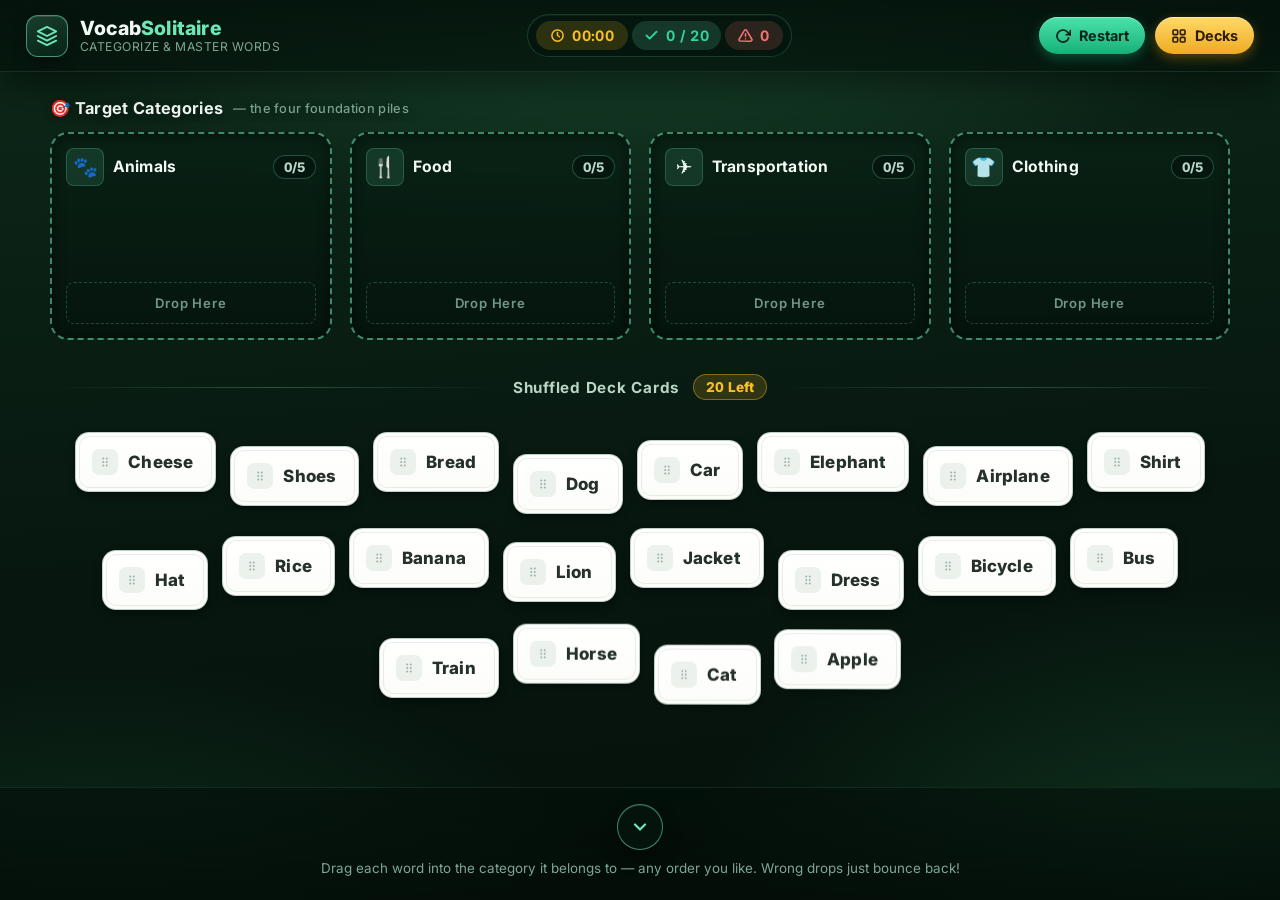
<file: vocab-solitaire-game/index.html>
<!DOCTYPE html>
<html lang="en">
<head>
  <meta charset="UTF-8" />
  <meta name="viewport" content="width=device-width, initial-scale=1.0" />
  <title>VocabSolitaire — Categorize &amp; Master Words</title>
  <meta name="description" content="A solitaire-style card game for learning vocabulary: drag word cards onto the category foundation piles they belong to." />
  <link rel="icon" href="data:image/svg+xml,%3Csvg xmlns='http://www.w3.org/2000/svg' viewBox='0 0 24 24'%3E%3Crect x='4' y='2' width='16' height='20' rx='3' fill='%23fcfdf9' stroke='%2334d399' stroke-width='1.6'/%3E%3Ctext x='12' y='16' font-size='10' text-anchor='middle' fill='%2310b981' font-family='sans-serif' font-weight='bold'%3EA%3C/text%3E%3C/svg%3E" />
  <link rel="preconnect" href="https://fonts.googleapis.com" />
  <link rel="preconnect" href="https://fonts.gstatic.com" crossorigin />
  <link href="https://fonts.googleapis.com/css2?family=Inter:wght@400;600;700;800&display=swap" rel="stylesheet" />
  <link rel="stylesheet" href="css/variables.css" />
  <link rel="stylesheet" href="css/layout.css" />
  <link rel="stylesheet" href="css/components.css" />
  <link rel="stylesheet" href="css/animations.css" />
</head>
<body>

  <!-- ======================= Top bar ======================= -->
  <header class="topbar">
    <div class="brand">
      <div class="brand-icon" aria-hidden="true">
        <svg viewBox="0 0 24 24" width="22" height="22" fill="none" stroke="currentColor" stroke-width="2" stroke-linecap="round" stroke-linejoin="round">
          <polygon points="12 2 2 7 12 12 22 7 12 2"></polygon>
          <polyline points="2 17 12 22 22 17"></polyline>
          <polyline points="2 12 12 17 22 12"></polyline>
        </svg>
      </div>
      <div class="brand-text">
        <h1>Vocab<span>Solitaire</span></h1>
        <p>CATEGORIZE &amp; MASTER WORDS</p>
      </div>
    </div>

    <div class="stats-pill" role="status" aria-label="Game statistics">
      <span class="stat stat-time" id="stat-time" title="Time elapsed">
        <svg viewBox="0 0 24 24" width="15" height="15" fill="none" stroke="currentColor" stroke-width="2.4" stroke-linecap="round" stroke-linejoin="round">
          <circle cx="12" cy="12" r="9"></circle>
          <path d="M12 7v5l3 2"></path>
        </svg>
        <span id="time-value">00:00</span>
      </span>
      <span class="stat stat-score" id="stat-score" title="Words sorted">
        <svg viewBox="0 0 24 24" width="15" height="15" fill="none" stroke="currentColor" stroke-width="3" stroke-linecap="round" stroke-linejoin="round">
          <polyline points="20 6 9 17 4 12"></polyline>
        </svg>
        <span id="score-value">0 / 20</span>
      </span>
      <span class="stat stat-errors" id="stat-errors" title="Mistakes">
        <svg viewBox="0 0 24 24" width="15" height="15" fill="none" stroke="currentColor" stroke-width="2.4" stroke-linecap="round" stroke-linejoin="round">
          <path d="M10.29 3.86L1.82 18a2 2 0 0 0 1.71 3h16.94a2 2 0 0 0 1.71-3L13.71 3.86a2 2 0 0 0-3.42 0z"></path>
          <line x1="12" y1="9" x2="12" y2="13"></line>
          <line x1="12" y1="17" x2="12.01" y2="17"></line>
        </svg>
        <span id="errors-value">0</span>
      </span>
    </div>

    <div class="topbar-actions">
      <button class="btn" id="btn-restart" title="Shuffle and restart this deck">
        <svg viewBox="0 0 24 24" width="16" height="16" fill="none" stroke="currentColor" stroke-width="2.6" stroke-linecap="round" stroke-linejoin="round">
          <polyline points="23 4 23 10 17 10"></polyline>
          <path d="M20.49 15a9 9 0 1 1-2.12-9.36L23 10"></path>
        </svg>
        Restart
      </button>
      <button class="btn btn-amber" id="btn-decks" title="Choose a vocabulary deck">
        <svg viewBox="0 0 24 24" width="16" height="16" fill="none" stroke="currentColor" stroke-width="2.4" stroke-linecap="round" stroke-linejoin="round">
          <rect x="3" y="3" width="7" height="7" rx="1.5"></rect>
          <rect x="14" y="3" width="7" height="7" rx="1.5"></rect>
          <rect x="14" y="14" width="7" height="7" rx="1.5"></rect>
          <rect x="3" y="14" width="7" height="7" rx="1.5"></rect>
        </svg>
        Decks
      </button>
    </div>
  </header>

  <!-- ======================= Play field ======================= -->
  <main>
    <section aria-label="Target categories">
      <h2 class="section-label">🎯 Target Categories <small>— the four foundation piles</small></h2>
      <div class="foundations-row" id="foundations-row">
        <!-- foundation piles rendered by ui.js -->
      </div>
    </section>

    <div class="deck-divider">
      <span class="divider-title">Shuffled Deck Cards</span>
      <span class="left-badge" id="cards-left">20 Left</span>
    </div>

    <section class="deck-area" id="deck-area" aria-label="Word cards to sort">
      <!-- word cards rendered by ui.js -->
    </section>
  </main>

  <!-- ======================= Footer ======================= -->
  <footer class="app-footer">
    <button class="scroll-cue" id="btn-scroll-down" title="Scroll to cards / back to top" aria-label="Scroll to cards or back to top">
      <svg id="icon-chevron" viewBox="0 0 24 24" width="20" height="20" fill="none" stroke="currentColor" stroke-width="2.6" stroke-linecap="round" stroke-linejoin="round">
        <polyline points="6 9 12 15 18 9"></polyline>
      </svg>
    </button>
    <p class="footer-note">Drag each word into the category it belongs to — any order you like. Wrong drops just bounce back!</p>
  </footer>

  <!-- ======================= Floating layers ======================= -->
  <div id="confetti-layer" aria-hidden="true"></div>
  <div class="toast" id="toast" role="status"></div>

  <!-- ======================= Decks modal ======================= -->
  <div class="modal-overlay" id="modal-decks" role="dialog" aria-modal="true" aria-labelledby="decks-title">
    <div class="modal-card">
      <div class="modal-head">
        <div>
          <h3 class="modal-title" id="decks-title">Choose a Vocabulary Deck</h3>
          <p class="modal-sub">Each deck shuffles 20 words across 4 categories.</p>
        </div>
        <button class="modal-close" data-close aria-label="Close">
          <svg viewBox="0 0 24 24" width="16" height="16" fill="none" stroke="currentColor" stroke-width="2.6" stroke-linecap="round">
            <line x1="18" y1="6" x2="6" y2="18"></line>
            <line x1="6" y1="6" x2="18" y2="18"></line>
          </svg>
        </button>
      </div>
      <div id="deck-list"><!-- deck options rendered by ui.js --></div>
    </div>
  </div>

  <!-- ======================= Victory modal ======================= -->
  <div class="modal-overlay" id="modal-win" role="dialog" aria-modal="true" aria-labelledby="win-title">
    <div class="modal-card win-modal">
      <div class="win-trophy">🏆</div>
      <h3 class="win-title" id="win-title">Deck <span>Cleared!</span></h3>
      <p class="win-sub" id="win-sub">Every word found its home.</p>
      <div class="win-stats">
        <div class="win-stat is-time"><b id="win-time">00:00</b><span>Time</span></div>
        <div class="win-stat is-errors"><b id="win-errors">0</b><span>Mistakes</span></div>
        <div class="win-stat is-acc"><b id="win-accuracy">100%</b><span>Accuracy</span></div>
      </div>
      <div class="win-actions">
        <button class="btn" id="btn-play-again">Play Again</button>
        <button class="btn btn-amber" id="btn-change-deck">Change Deck</button>
      </div>
    </div>
  </div>

  <!-- GSAP from CDN: used for physics-y tweens when available.
       Every animation has a Web Animations API fallback, so the game
       works fully offline even if this script fails to load. -->
  <script src="https://cdnjs.cloudflare.com/ajax/libs/gsap/3.12.5/gsap.min.js" defer></script>

  <script src="js/config.js"></script>
  <script src="js/audio.js"></script>
  <script src="js/state.js"></script>
  <script src="js/gsap-animations.js"></script>
  <script src="js/drag-drop.js"></script>
  <script src="js/ui.js"></script>
  <script src="js/app.js"></script>
</body>
</html>
</file>
<file: vocab-solitaire-game/css/variables.css>
/* ==========================================================================
   VocabSolitaire — Design Tokens
   ========================================================================== */

:root {
  /* Felt table */
  --felt-deep: #071710;
  --felt-dark: #0d2818;
  --felt-mid: #14432a;
  --felt-rich: #1a5c38;
  --felt-glow: #2e7d4f;

  /* Accents */
  --mint: #6ee7b7;
  --mint-soft: rgba(110, 231, 183, 0.16);
  --emerald: #34d399;
  --emerald-strong: #10b981;
  --amber: #fbbf24;
  --amber-strong: #f59e0b;
  --amber-soft: rgba(251, 191, 36, 0.16);
  --danger: #f87171;
  --danger-strong: #ef4444;
  --danger-soft: rgba(248, 113, 113, 0.16);

  /* Surfaces */
  --card-face: #fcfdf9;
  --card-face-hot: #ffffff;
  --ink: #26312b;
  --ink-soft: #55645c;
  --panel: rgba(6, 24, 15, 0.72);
  --panel-solid: #0b2117;
  --line: rgba(110, 231, 183, 0.28);
  --line-strong: rgba(110, 231, 183, 0.55);

  /* Text */
  --text-hi: #f3faf6;
  --text-mid: #b8d6c6;
  --text-low: #7ea693;

  /* Radii */
  --r-lg: 18px;
  --r-md: 12px;
  --r-sm: 8px;
  --r-pill: 999px;

  /* Shadows */
  --shadow-card: 0 4px 10px rgba(0, 0, 0, 0.32), 0 1px 2px rgba(0, 0, 0, 0.24);
  --shadow-lift: 0 18px 38px rgba(0, 0, 0, 0.5);
  --shadow-panel: 0 10px 34px rgba(0, 0, 0, 0.45), inset 0 1px 0 rgba(255, 255, 255, 0.05);

  /* Motion */
  --ease-spring: cubic-bezier(0.34, 1.56, 0.64, 1);
  --ease-out: cubic-bezier(0.22, 0.61, 0, 1);
  --dur-fast: 160ms;
  --dur-med: 320ms;

  /* Type */
  --font-main: "Inter", "Segoe UI", system-ui, -apple-system, sans-serif;
}
</file>
<file: vocab-solitaire-game/css/layout.css>
/* ==========================================================================
   VocabSolitaire — Page Layout
   ========================================================================== */

* {
  margin: 0;
  padding: 0;
  box-sizing: border-box;
}

html {
  scroll-behavior: smooth;
}

body {
  font-family: var(--font-main);
  color: var(--text-hi);
  min-height: 100vh;
  background:
    radial-gradient(1100px 620px at 50% -140px, rgba(46, 125, 79, 0.55), transparent 62%),
    radial-gradient(900px 520px at 8% 108%, rgba(20, 67, 42, 0.65), transparent 60%),
    radial-gradient(900px 520px at 95% 100%, rgba(26, 92, 56, 0.5), transparent 60%),
    linear-gradient(175deg, var(--felt-dark) 0%, var(--felt-deep) 58%, #051009 100%);
  background-attachment: fixed;
  display: flex;
  flex-direction: column;
  -webkit-font-smoothing: antialiased;
}

body.is-dragging {
  cursor: grabbing;
  user-select: none;
  -webkit-user-select: none;
}

body.is-dragging .word-card {
  pointer-events: none;
}

/* ---------- Top bar ---------- */

.topbar {
  display: flex;
  align-items: center;
  justify-content: space-between;
  gap: 16px;
  flex-wrap: wrap;
  padding: 14px 26px;
  background: linear-gradient(180deg, rgba(4, 18, 11, 0.92), rgba(4, 18, 11, 0.72));
  backdrop-filter: blur(10px);
  -webkit-backdrop-filter: blur(10px);
  border-bottom: 1px solid rgba(110, 231, 183, 0.14);
  box-shadow: 0 12px 34px rgba(0, 0, 0, 0.45);
  position: sticky;
  top: 0;
  z-index: 40;
}

.topbar-actions {
  display: flex;
  align-items: center;
  gap: 10px;
}

/* ---------- Main play area ---------- */

main {
  flex: 1;
  width: min(1180px, 100% - 40px);
  margin: 0 auto;
  padding: 26px 0 30px;
}

.section-label {
  display: flex;
  align-items: center;
  gap: 10px;
  font-size: 1.02rem;
  font-weight: 700;
  letter-spacing: 0.02em;
  color: var(--text-hi);
  margin-bottom: 14px;
  text-shadow: 0 2px 8px rgba(0, 0, 0, 0.4);
}

.section-label small {
  font-weight: 500;
  font-size: 0.8rem;
  color: var(--text-low);
}

/* ---------- Foundations row ---------- */

.foundations-row {
  display: grid;
  grid-template-columns: repeat(4, 1fr);
  gap: 18px;
}

/* ---------- Deck divider ---------- */

.deck-divider {
  display: flex;
  align-items: center;
  gap: 14px;
  margin: 34px 0 22px;
}

.deck-divider::before,
.deck-divider::after {
  content: "";
  flex: 1;
  height: 1px;
  background: linear-gradient(90deg, transparent, var(--line), transparent);
}

/* ---------- Deck (word cards) ---------- */

.deck-area {
  display: flex;
  flex-wrap: wrap;
  justify-content: center;
  align-items: flex-start;
  gap: 14px 14px;
  min-height: 190px;
  padding: 10px 4px 6px;
}

/* organic vertical stagger, mirroring a loose hand of cards */
.word-card:nth-child(5n + 2) { margin-top: 14px; }
.word-card:nth-child(5n + 4) { margin-top: 22px; }
.word-card:nth-child(5n)     { margin-top: 8px;  }

.deck-empty {
  grid-column: 1 / -1;
  width: 100%;
  text-align: center;
  padding: 48px 12px;
  color: var(--text-mid);
  font-size: 1.05rem;
}

/* ---------- Footer ---------- */

.app-footer {
  display: flex;
  flex-direction: column;
  align-items: center;
  gap: 10px;
  padding: 16px 20px 24px;
  background: linear-gradient(0deg, rgba(3, 13, 8, 0.9), rgba(3, 13, 8, 0.55));
  border-top: 1px solid rgba(110, 231, 183, 0.12);
}

.footer-note {
  font-size: 0.84rem;
  color: var(--text-low);
  text-align: center;
}

/* ---------- Floating layers ---------- */

#confetti-layer {
  position: fixed;
  inset: 0;
  pointer-events: none;
  overflow: hidden;
  z-index: 900;
}

.toast {
  position: fixed;
  left: 50%;
  bottom: 30px;
  transform: translateX(-50%) translateY(20px);
  opacity: 0;
  z-index: 1200;
  pointer-events: none;
}

.toast.is-visible {
  animation: toast-in 240ms var(--ease-out) forwards;
}

/* ---------- Modals ---------- */

.modal-overlay {
  position: fixed;
  inset: 0;
  z-index: 1000;
  display: none;
  align-items: center;
  justify-content: center;
  padding: 22px;
  background: rgba(3, 12, 7, 0.72);
  backdrop-filter: blur(6px);
  -webkit-backdrop-filter: blur(6px);
}

.modal-overlay.is-open {
  display: flex;
}

.modal-card {
  width: min(560px, 100%);
  max-height: min(84vh, 720px);
  overflow-y: auto;
  background: linear-gradient(170deg, #10301f, #0a2114);
  border: 1px solid var(--line-strong);
  border-radius: var(--r-lg);
  box-shadow: var(--shadow-panel), 0 0 60px rgba(52, 211, 153, 0.12);
  padding: 26px 26px 24px;
}

/* ---------- Drag ghost ---------- */
/* doubled class beats .word-card's own position/transition rules */

.word-card.drag-ghost {
  position: fixed;
  z-index: 999;
  margin: 0;
  pointer-events: none;
  cursor: grabbing;
  transition: none;
  opacity: 0;
  box-shadow: var(--shadow-lift);
  will-change: left, top, transform;
}

.word-card.drag-ghost.is-active {
  opacity: 1;
}

/* ---------- Responsive ---------- */

@media (max-width: 940px) {
  .foundations-row {
    grid-template-columns: repeat(2, 1fr);
  }

  .topbar {
    justify-content: center;
    gap: 12px;
  }
}

@media (max-width: 560px) {
  main {
    width: calc(100% - 24px);
  }

  .foundations-row {
    grid-template-columns: repeat(2, 1fr);
    gap: 12px;
  }

  .deck-area {
    gap: 10px;
  }

  .word-card:nth-child(n) {
    margin-top: 0;
  }

  .word-card:nth-child(3n + 2) { margin-top: 12px; }
}
</file>
<file: vocab-solitaire-game/css/components.css>
/* ==========================================================================
   VocabSolitaire — Components
   ========================================================================== */

/* ---------- Brand ---------- */

.brand {
  display: flex;
  align-items: center;
  gap: 12px;
}

.brand-icon {
  display: grid;
  place-items: center;
  width: 42px;
  height: 42px;
  border-radius: var(--r-md);
  color: var(--mint);
  background: linear-gradient(160deg, rgba(110, 231, 183, 0.2), rgba(16, 185, 129, 0.08));
  border: 1px solid var(--line-strong);
  box-shadow: inset 0 1px 0 rgba(255, 255, 255, 0.12), 0 6px 14px rgba(0, 0, 0, 0.35);
}

.brand-text h1 {
  font-size: 1.22rem;
  font-weight: 800;
  letter-spacing: 0.01em;
  line-height: 1.15;
}

.brand-text h1 span {
  color: var(--mint);
}

.brand-text p {
  font-size: 0.76rem;
  color: var(--text-low);
  letter-spacing: 0.04em;
}

/* ---------- Stats pill ---------- */

.stats-pill {
  display: flex;
  align-items: center;
  gap: 4px;
  padding: 6px 8px;
  border-radius: var(--r-pill);
  background: rgba(5, 22, 14, 0.8);
  border: 1px solid rgba(110, 231, 183, 0.18);
  box-shadow: inset 0 1px 0 rgba(255, 255, 255, 0.05);
}

.stat {
  display: inline-flex;
  align-items: center;
  gap: 7px;
  padding: 6px 12px;
  border-radius: var(--r-pill);
  font-size: 0.9rem;
  font-weight: 700;
  font-variant-numeric: tabular-nums;
  letter-spacing: 0.02em;
}

.stat svg {
  flex: none;
}

.stat-time {
  color: var(--amber);
  background: var(--amber-soft);
  min-width: 92px;
  justify-content: center;
}

.stat-score {
  color: var(--emerald);
  background: var(--mint-soft);
}

.stat-errors {
  color: var(--danger);
  background: var(--danger-soft);
  min-width: 58px;
  justify-content: center;
}

/* ---------- Buttons ---------- */

.btn {
  display: inline-flex;
  align-items: center;
  justify-content: center;
  gap: 8px;
  border: none;
  cursor: pointer;
  font-family: inherit;
  font-size: 0.9rem;
  font-weight: 700;
  padding: 10px 16px;
  border-radius: var(--r-pill);
  color: #06231a;
  background: linear-gradient(180deg, #4be3ab, #17b077);
  box-shadow: 0 4px 12px rgba(16, 185, 129, 0.35), inset 0 1px 0 rgba(255, 255, 255, 0.35);
  transition: transform var(--dur-fast) var(--ease-out), box-shadow var(--dur-fast), filter var(--dur-fast);
}

.btn:hover {
  transform: translateY(-2px);
  filter: brightness(1.06);
}

.btn:active {
  transform: translateY(0) scale(0.97);
}

.btn-amber {
  color: #2d1c02;
  background: linear-gradient(180deg, #ffd968, #eeab23);
  box-shadow: 0 4px 12px rgba(245, 158, 11, 0.35), inset 0 1px 0 rgba(255, 255, 255, 0.4);
}

.btn-ghost {
  color: var(--text-mid);
  background: rgba(5, 22, 14, 0.8);
  border: 1px solid var(--line);
  box-shadow: none;
}

.btn-ghost:hover {
  color: var(--text-hi);
  border-color: var(--line-strong);
}

.btn-icon {
  padding: 10px;
  width: 42px;
  height: 42px;
}

/* ---------- Foundation pile (drop target) ---------- */

.foundation {
  position: relative;
  display: flex;
  flex-direction: column;
  border-radius: var(--r-lg);
  min-height: 208px;
  padding: 14px;
  background:
    linear-gradient(180deg, rgba(9, 33, 21, 0.85), rgba(5, 20, 13, 0.9));
  border: 2px dashed var(--line-strong);
  box-shadow: inset 0 2px 14px rgba(0, 0, 0, 0.45);
  transition: border-color var(--dur-fast), background var(--dur-fast), transform var(--dur-fast) var(--ease-out), box-shadow var(--dur-med);
}

.foundation-head {
  display: flex;
  align-items: center;
  gap: 9px;
}

.foundation-icon {
  display: grid;
  place-items: center;
  width: 38px;
  height: 38px;
  font-size: 1.25rem;
  border-radius: var(--r-sm);
  background: rgba(110, 231, 183, 0.12);
  border: 1px solid rgba(110, 231, 183, 0.22);
  flex: none;
}

.foundation-name {
  font-size: 0.98rem;
  font-weight: 700;
  letter-spacing: 0.01em;
  line-height: 1.2;
}

.foundation-count {
  margin-left: auto;
  font-size: 0.82rem;
  font-weight: 800;
  font-variant-numeric: tabular-nums;
  color: var(--text-mid);
  background: rgba(5, 22, 14, 0.9);
  border: 1px solid var(--line);
  border-radius: var(--r-pill);
  padding: 3px 10px;
}

.pile-hint {
  display: block;
  width: 100%;
  margin-top: 26px;
  text-align: center;
  font-size: 0.82rem;
  font-weight: 600;
  letter-spacing: 0.06em;
  color: var(--text-low);
  border: 1px dashed var(--line);
  border-radius: var(--r-sm);
  padding: 12px 8px;
  opacity: 0.9;
}

/* stacked word chips inside a foundation */
.pile-stack {
  position: relative;
  flex: 1;
}

.pile-chip {
  position: absolute;
  left: 50%;
  bottom: 10px;
  transform: translateX(-50%) translateY(calc(var(--i) * -8px)) rotate(var(--rot, 0deg));
  z-index: var(--z, 1);
  max-width: calc(100% - 16px);
  padding: 7px 14px;
  border-radius: var(--r-sm);
  background: linear-gradient(180deg, var(--card-face-hot), #eef5ef);
  color: var(--ink);
  border: 1px solid rgba(26, 92, 56, 0.25);
  box-shadow: var(--shadow-card);
  font-size: 0.86rem;
  font-weight: 700;
  white-space: nowrap;
  overflow: hidden;
  text-overflow: ellipsis;
}

.pile-chip::before {
  content: "✓";
  color: var(--emerald-strong);
  margin-right: 7px;
  font-size: 0.78rem;
}

/* drop-hover while dragging */
.foundation.drop-hover {
  border-style: solid;
  border-color: var(--mint);
  background: linear-gradient(180deg, rgba(24, 74, 48, 0.92), rgba(11, 40, 26, 0.94));
  transform: translateY(-3px) scale(1.015);
  box-shadow: inset 0 2px 14px rgba(0, 0, 0, 0.4), 0 14px 30px rgba(0, 0, 0, 0.4), 0 0 0 3px rgba(110, 231, 183, 0.22);
}

.foundation.drop-hover .pile-hint {
  color: var(--mint);
  border-color: var(--line-strong);
}

/* completed pile */
.foundation.is-complete {
  border-style: solid;
  border-color: var(--emerald-strong);
  box-shadow: inset 0 2px 14px rgba(0, 0, 0, 0.4), 0 0 26px rgba(52, 211, 153, 0.28);
}

.foundation.is-complete .foundation-count {
  color: #06231a;
  background: var(--emerald);
  border-color: transparent;
}

/* feedback flashes (classes applied by JS, removed on animationend) */
.foundation.glow-correct {
  animation: glow-correct 720ms var(--ease-out);
}

.foundation.glow-wrong {
  animation: glow-wrong 640ms var(--ease-out);
}

/* ---------- Word card ---------- */

.word-card {
  position: relative;
  display: inline-flex;
  align-items: center;
  gap: 10px;
  padding: 16px 22px 16px 16px;
  border-radius: 14px;
  background: linear-gradient(180deg, var(--card-face-hot) 0%, var(--card-face) 100%);
  border: 1px solid rgba(26, 92, 56, 0.28);
  box-shadow: var(--shadow-card), inset 0 1px 0 rgba(255, 255, 255, 0.9);
  cursor: grab;
  touch-action: none;
  user-select: none;
  -webkit-user-select: none;
  transition: transform var(--dur-fast) var(--ease-out), box-shadow var(--dur-fast);
}

.word-card::after {
  content: "";
  position: absolute;
  inset: 3px;
  border-radius: 10px;
  border: 1px solid rgba(26, 92, 56, 0.1);
  pointer-events: none;
}

.word-card:hover {
  transform: translateY(-4px) rotate(-0.5deg);
  box-shadow: var(--shadow-lift), inset 0 1px 0 rgba(255, 255, 255, 0.9);
}

.word-card:active {
  cursor: grabbing;
}

.drag-handle {
  display: grid;
  place-items: center;
  width: 26px;
  height: 26px;
  border-radius: 7px;
  color: #9fb2a7;
  background: rgba(26, 92, 56, 0.08);
  flex: none;
}

.word-text {
  font-size: 1.06rem;
  font-weight: 800;
  color: var(--ink);
  letter-spacing: 0.01em;
}

/* card is being dragged / placed — original dims while the ghost flies */
.word-card.is-lifting {
  opacity: 0.35;
  border-style: dashed;
  cursor: grabbing;
}

/* tap-to-select mode */
.word-card.is-selected {
  outline: 3px solid var(--mint);
  outline-offset: 2px;
  transform: translateY(-4px);
  animation: selected-pulse 1.2s ease-in-out infinite;
}

/* ---------- Deck divider pieces ---------- */

.divider-title {
  font-size: 0.95rem;
  font-weight: 700;
  color: var(--text-mid);
  letter-spacing: 0.05em;
}

.left-badge {
  font-size: 0.85rem;
  font-weight: 800;
  font-variant-numeric: tabular-nums;
  color: var(--amber);
  background: var(--amber-soft);
  border: 1px solid rgba(251, 191, 36, 0.4);
  padding: 4px 12px;
  border-radius: var(--r-pill);
}

/* ---------- Footer scroll cue ---------- */

.scroll-cue {
  display: grid;
  place-items: center;
  width: 46px;
  height: 46px;
  border-radius: 50%;
  color: var(--mint);
  background: rgba(5, 22, 14, 0.85);
  border: 1.5px solid var(--line-strong);
  cursor: pointer;
  box-shadow: 0 8px 18px rgba(0, 0, 0, 0.4), inset 0 1px 0 rgba(255, 255, 255, 0.08);
  animation: float-y 2.6s ease-in-out infinite;
  transition: color var(--dur-fast), border-color var(--dur-fast);
}

.scroll-cue:hover {
  color: var(--text-hi);
  border-color: var(--mint);
}

/* ---------- Deck modal ---------- */

.modal-head {
  display: flex;
  align-items: flex-start;
  justify-content: space-between;
  gap: 12px;
  margin-bottom: 18px;
}

.modal-title {
  font-size: 1.3rem;
  font-weight: 800;
}

.modal-sub {
  margin-top: 4px;
  font-size: 0.86rem;
  color: var(--text-low);
}

.modal-close {
  display: grid;
  place-items: center;
  width: 36px;
  height: 36px;
  border-radius: 50%;
  border: 1px solid var(--line);
  background: rgba(5, 22, 14, 0.8);
  color: var(--text-mid);
  cursor: pointer;
  font-size: 1rem;
  transition: color var(--dur-fast), border-color var(--dur-fast);
}

.modal-close:hover {
  color: var(--text-hi);
  border-color: var(--line-strong);
}

.deck-option {
  display: flex;
  align-items: center;
  gap: 14px;
  width: 100%;
  text-align: left;
  margin-top: 12px;
  padding: 15px 16px;
  border-radius: var(--r-md);
  border: 1.5px solid var(--line);
  background: rgba(5, 22, 14, 0.55);
  cursor: pointer;
  color: var(--text-hi);
  font-family: inherit;
  transition: border-color var(--dur-fast), background var(--dur-fast), transform var(--dur-fast) var(--ease-out);
}

.deck-option:hover {
  border-color: var(--line-strong);
  background: rgba(12, 44, 28, 0.75);
  transform: translateY(-2px);
}

.deck-option.is-current {
  border-color: var(--emerald-strong);
  background: rgba(16, 185, 129, 0.12);
}

.deck-emoji {
  display: grid;
  place-items: center;
  width: 46px;
  height: 46px;
  font-size: 1.45rem;
  border-radius: var(--r-md);
  background: rgba(110, 231, 183, 0.12);
  border: 1px solid rgba(110, 231, 183, 0.22);
  flex: none;
}

.deck-info {
  flex: 1;
  min-width: 0;
}

.deck-name {
  font-size: 1rem;
  font-weight: 800;
}

.deck-name .current-tag {
  margin-left: 8px;
  font-size: 0.68rem;
  font-weight: 800;
  letter-spacing: 0.06em;
  color: #06231a;
  background: var(--emerald);
  border-radius: var(--r-pill);
  padding: 2px 9px;
  vertical-align: 2px;
}

.deck-tagline {
  margin-top: 3px;
  font-size: 0.8rem;
  color: var(--text-low);
}

.deck-cats {
  margin-top: 7px;
  display: flex;
  flex-wrap: wrap;
  gap: 6px;
}

.deck-cats span {
  font-size: 0.72rem;
  font-weight: 600;
  color: var(--text-mid);
  border: 1px solid var(--line);
  border-radius: var(--r-pill);
  padding: 2px 9px;
  background: rgba(5, 22, 14, 0.6);
}

.deck-go {
  flex: none;
}

/* ---------- Win modal ---------- */

.win-modal {
  text-align: center;
}

.win-trophy {
  font-size: 3.4rem;
  line-height: 1;
  margin: 6px 0 10px;
  display: inline-block;
  animation: trophy-bounce 1s var(--ease-spring) both;
}

.win-title {
  font-size: 1.65rem;
  font-weight: 800;
}

.win-title span {
  color: var(--mint);
}

.win-sub {
  margin-top: 6px;
  color: var(--text-low);
  font-size: 0.9rem;
}

.win-stats {
  display: grid;
  grid-template-columns: repeat(3, 1fr);
  gap: 10px;
  margin: 22px 0;
}

.win-stat {
  padding: 14px 8px;
  border-radius: var(--r-md);
  background: rgba(5, 22, 14, 0.7);
  border: 1px solid var(--line);
}

.win-stat b {
  display: block;
  font-size: 1.35rem;
  font-weight: 800;
  font-variant-numeric: tabular-nums;
}

.win-stat span {
  font-size: 0.72rem;
  letter-spacing: 0.08em;
  text-transform: uppercase;
  color: var(--text-low);
}

.win-stat.is-time b   { color: var(--amber); }
.win-stat.is-errors b { color: var(--danger); }
.win-stat.is-acc b    { color: var(--emerald); }

.win-actions {
  display: flex;
  justify-content: center;
  gap: 12px;
  flex-wrap: wrap;
}

/* ---------- Toast ---------- */

.toast {
  padding: 11px 20px;
  border-radius: var(--r-pill);
  background: rgba(6, 26, 17, 0.95);
  border: 1px solid var(--line-strong);
  color: var(--text-hi);
  font-size: 0.88rem;
  font-weight: 600;
  box-shadow: var(--shadow-lift);
}

/* reduced motion: soften the infinite pulses */
@media (prefers-reduced-motion: reduce) {
  .scroll-cue,
  .word-card.is-selected {
    animation: none;
  }
}
</file>
<file: vocab-solitaire-game/css/animations.css>
/* ==========================================================================
   VocabSolitaire — Keyframe Animations
   ========================================================================== */

/* Correct placement: green glow pulse */
@keyframes glow-correct {
  0% {
    box-shadow: inset 0 2px 14px rgba(0, 0, 0, 0.4), 0 0 0 0 rgba(52, 211, 153, 0.65);
    border-color: var(--emerald-strong);
  }
  35% {
    box-shadow: inset 0 2px 14px rgba(0, 0, 0, 0.4), 0 0 0 6px rgba(52, 211, 153, 0.45), 0 0 46px 8px rgba(52, 211, 153, 0.4);
    border-color: var(--mint);
    transform: translateY(-3px);
  }
  100% {
    box-shadow: inset 0 2px 14px rgba(0, 0, 0, 0.4), 0 0 0 0 rgba(52, 211, 153, 0);
    border-color: var(--line-strong);
    transform: translateY(0);
  }
}

/* Wrong placement: red glow + shake */
@keyframes glow-wrong {
  0%, 100% {
    box-shadow: inset 0 2px 14px rgba(0, 0, 0, 0.4), 0 0 0 0 rgba(248, 113, 113, 0);
    border-color: var(--line-strong);
    transform: translateX(0);
  }
  20% {
    box-shadow: inset 0 2px 14px rgba(0, 0, 0, 0.4), 0 0 0 5px rgba(248, 113, 113, 0.5), 0 0 36px 6px rgba(248, 113, 113, 0.4);
    border-color: var(--danger-strong);
    transform: translateX(-5px);
  }
  40% {
    transform: translateX(5px);
  }
  60% {
    box-shadow: inset 0 2px 14px rgba(0, 0, 0, 0.4), 0 0 0 3px rgba(248, 113, 113, 0.28);
    border-color: var(--danger);
    transform: translateX(-3px);
  }
  80% {
    transform: translateX(2px);
  }
}

/* counter / chip pop */
@keyframes pop-in {
  0%   { transform: translateX(-50%) translateY(calc(var(--i) * -8px)) rotate(var(--rot, 0deg)) scale(0.4); opacity: 0; }
  60%  { transform: translateX(-50%) translateY(calc(var(--i) * -8px)) rotate(var(--rot, 0deg)) scale(1.12); opacity: 1; }
  100% { transform: translateX(-50%) translateY(calc(var(--i) * -8px)) rotate(var(--rot, 0deg)) scale(1); }
}

.pile-chip.pop-in {
  animation: pop-in 420ms var(--ease-spring) both;
}

@keyframes stat-pop {
  0%   { transform: scale(1); }
  45%  { transform: scale(1.22); }
  100% { transform: scale(1); }
}

.stat.stat-pop {
  animation: stat-pop 340ms var(--ease-spring);
}

/* selected card pulse (tap mode) */
@keyframes selected-pulse {
  0%, 100% { box-shadow: 0 0 0 0 rgba(110, 231, 183, 0.45), var(--shadow-card); }
  50%      { box-shadow: 0 0 0 7px rgba(110, 231, 183, 0.16), var(--shadow-card); }
}

/* floating footer cue */
@keyframes float-y {
  0%, 100% { transform: translateY(0); }
  50%      { transform: translateY(6px); }
}

/* trophy bounce */
@keyframes trophy-bounce {
  0%   { transform: scale(0) rotate(-16deg); }
  60%  { transform: scale(1.25) rotate(6deg); }
  100% { transform: scale(1) rotate(0deg); }
}

/* toast */
@keyframes toast-in {
  from { opacity: 0; transform: translateX(-50%) translateY(20px); }
  to   { opacity: 1; transform: translateX(-50%) translateY(0); }
}

/* modal entrance */
.modal-overlay.is-open .modal-card {
  animation: modal-in 320ms var(--ease-spring) both;
}

@keyframes modal-in {
  from { opacity: 0; transform: translateY(26px) scale(0.94); }
  to   { opacity: 1; transform: translateY(0) scale(1); }
}

/* confetti fallback (used when neither GSAP nor WAAPI is available) */
@keyframes confetti-fall {
  0%   { transform: translateY(-4vh) rotate(0deg); opacity: 1; }
  100% { transform: translateY(104vh) rotate(720deg); opacity: 0.7; }
}
</file>
